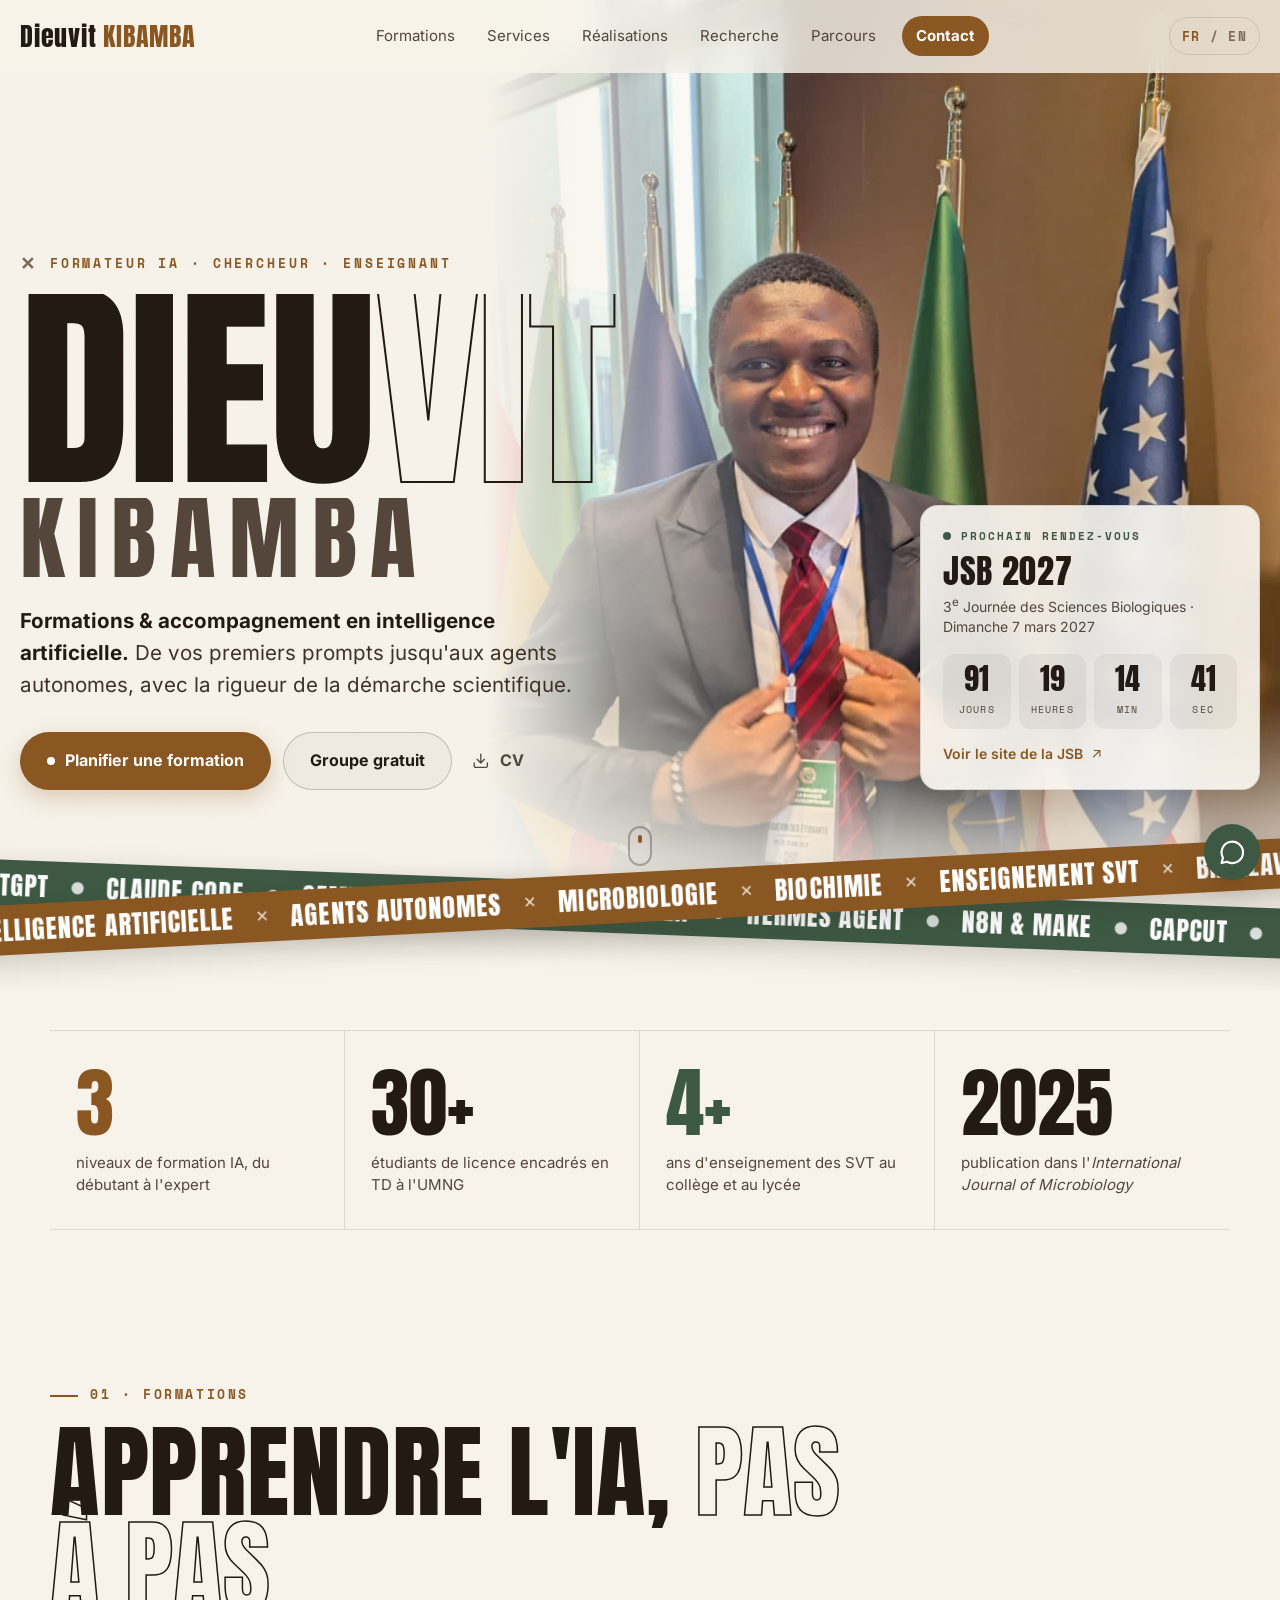
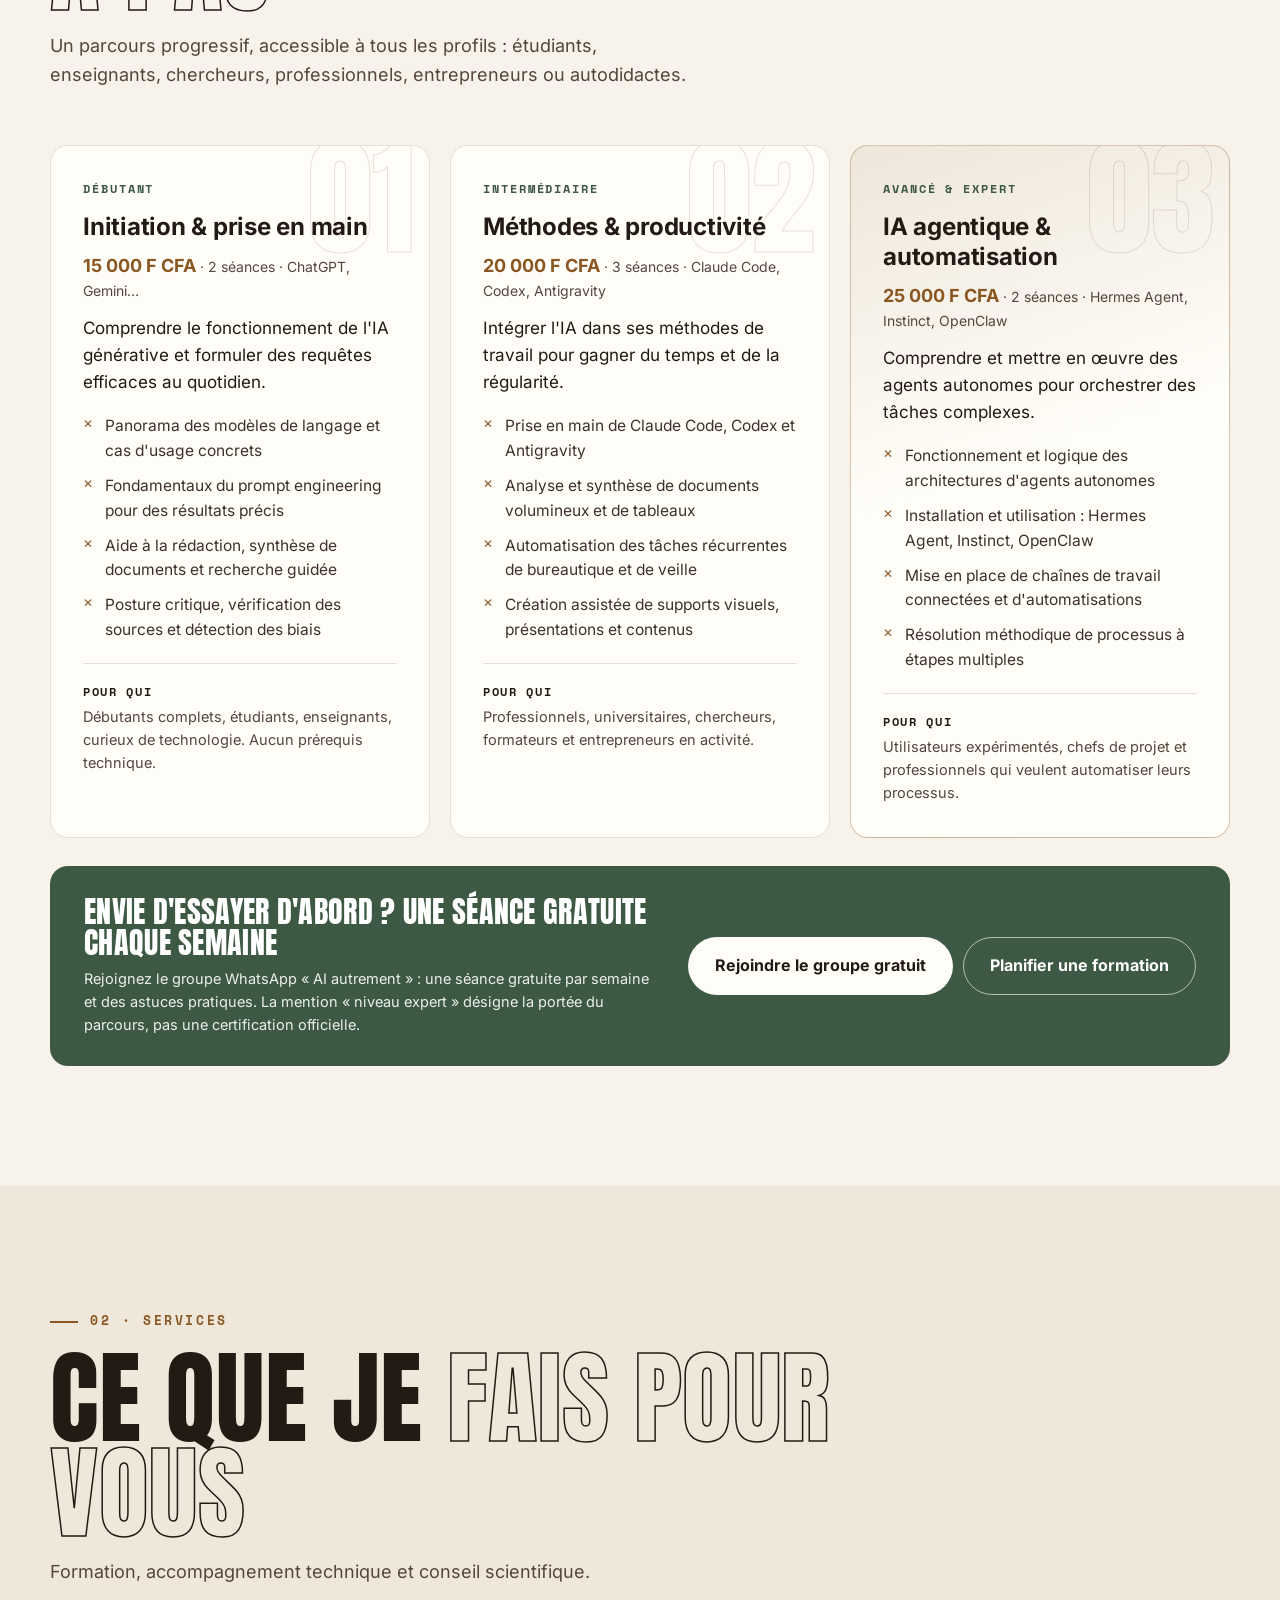
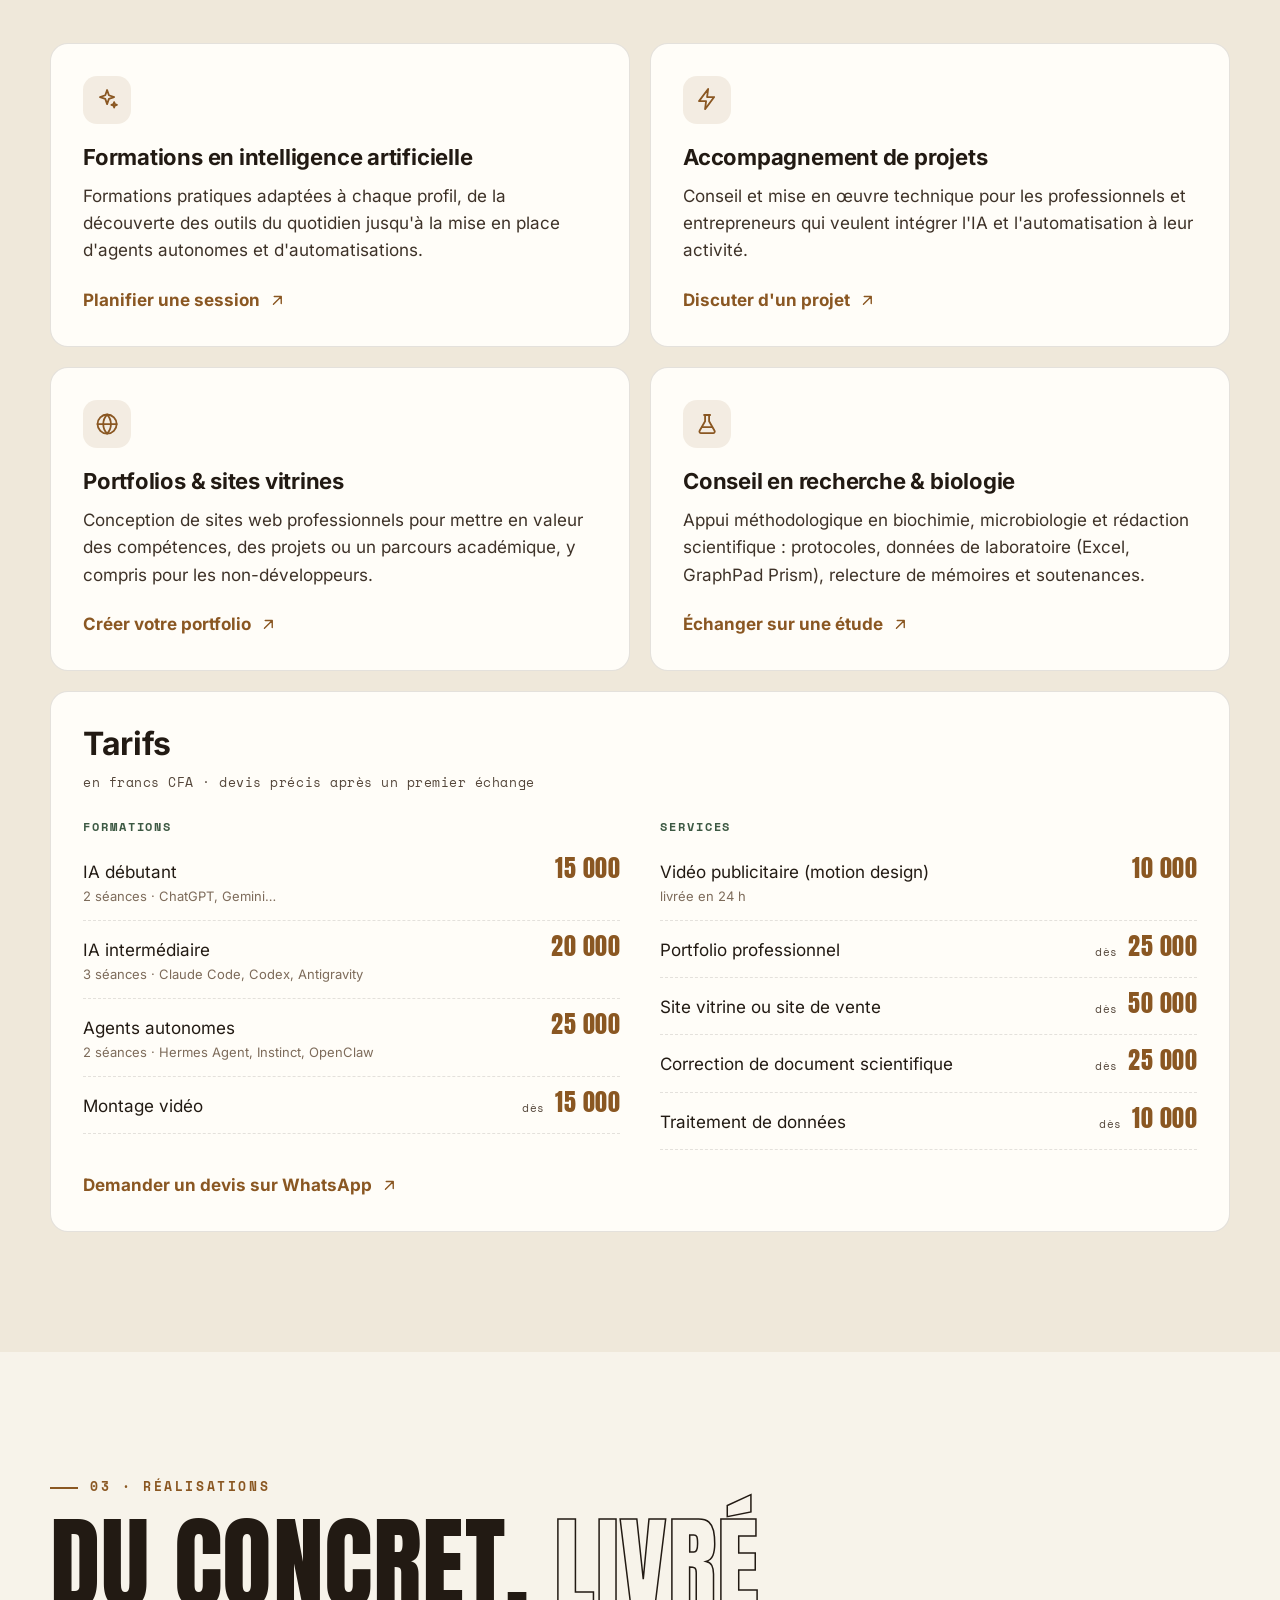
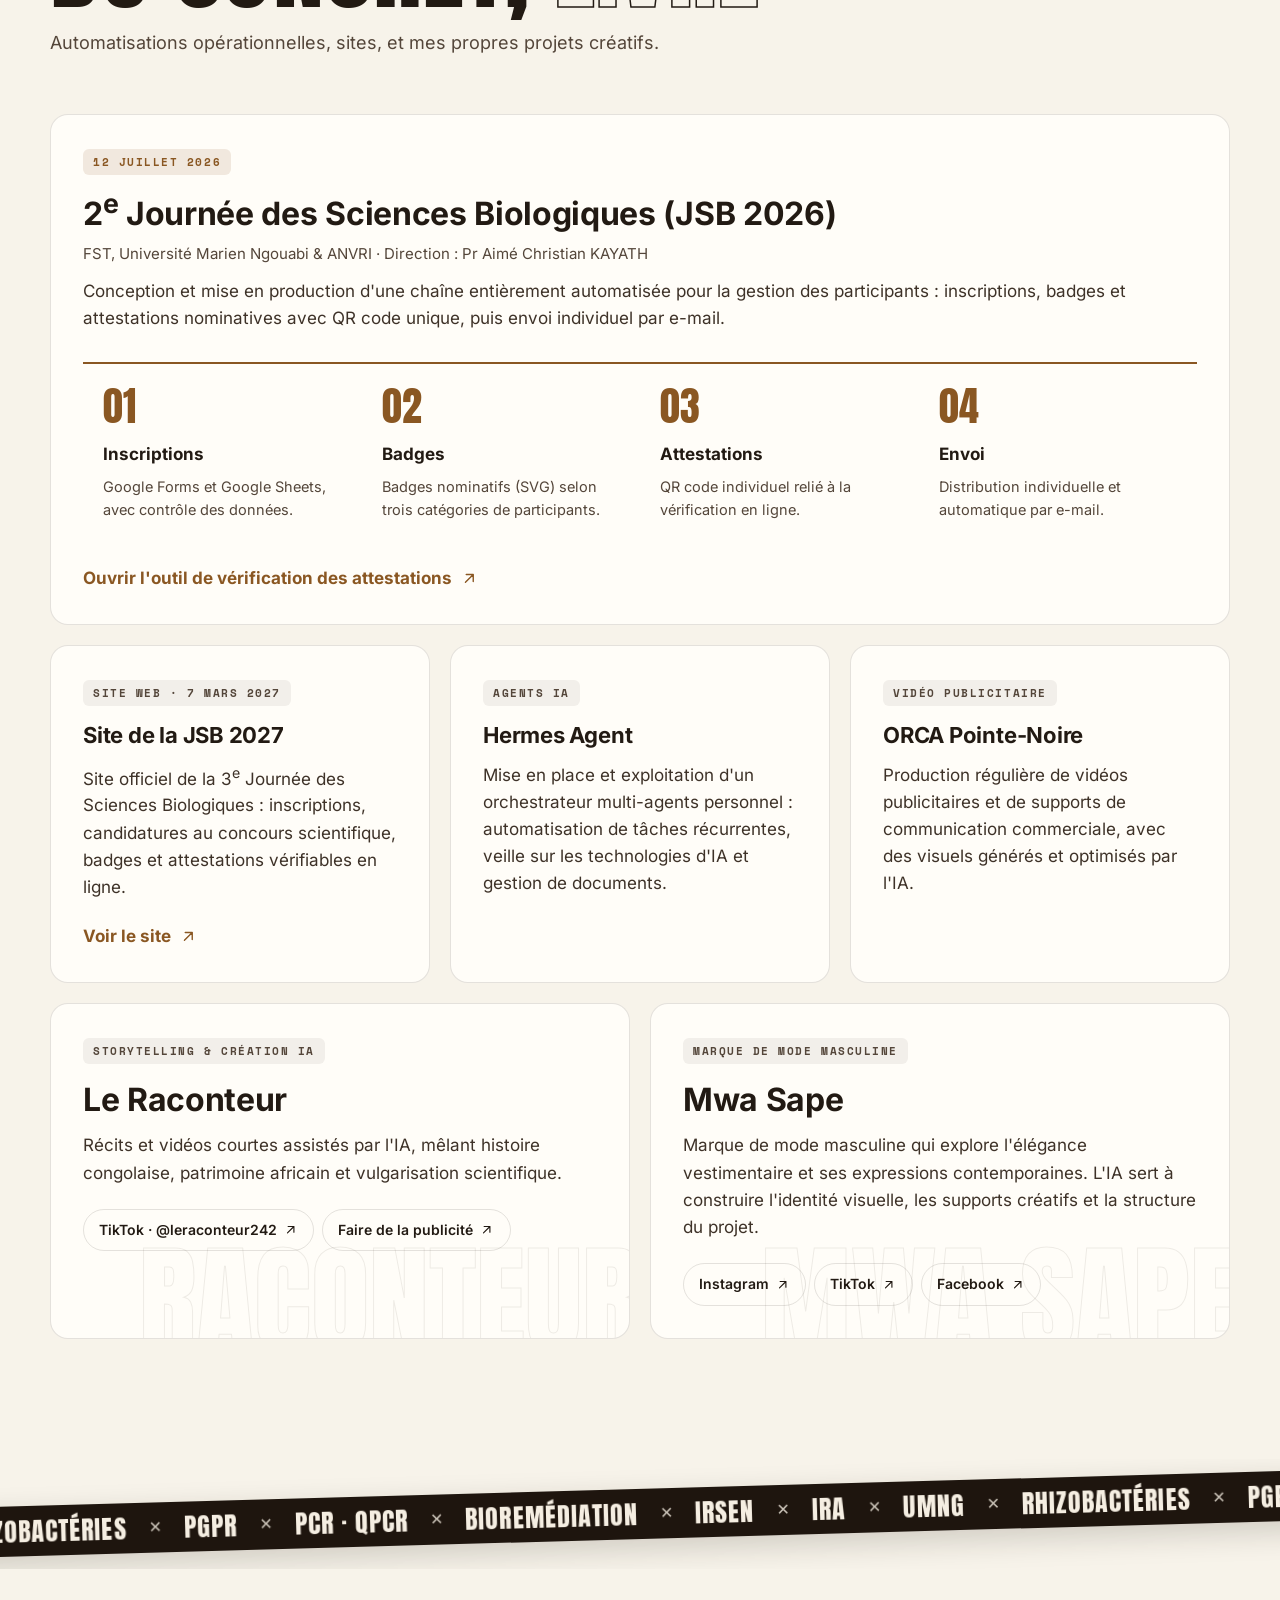
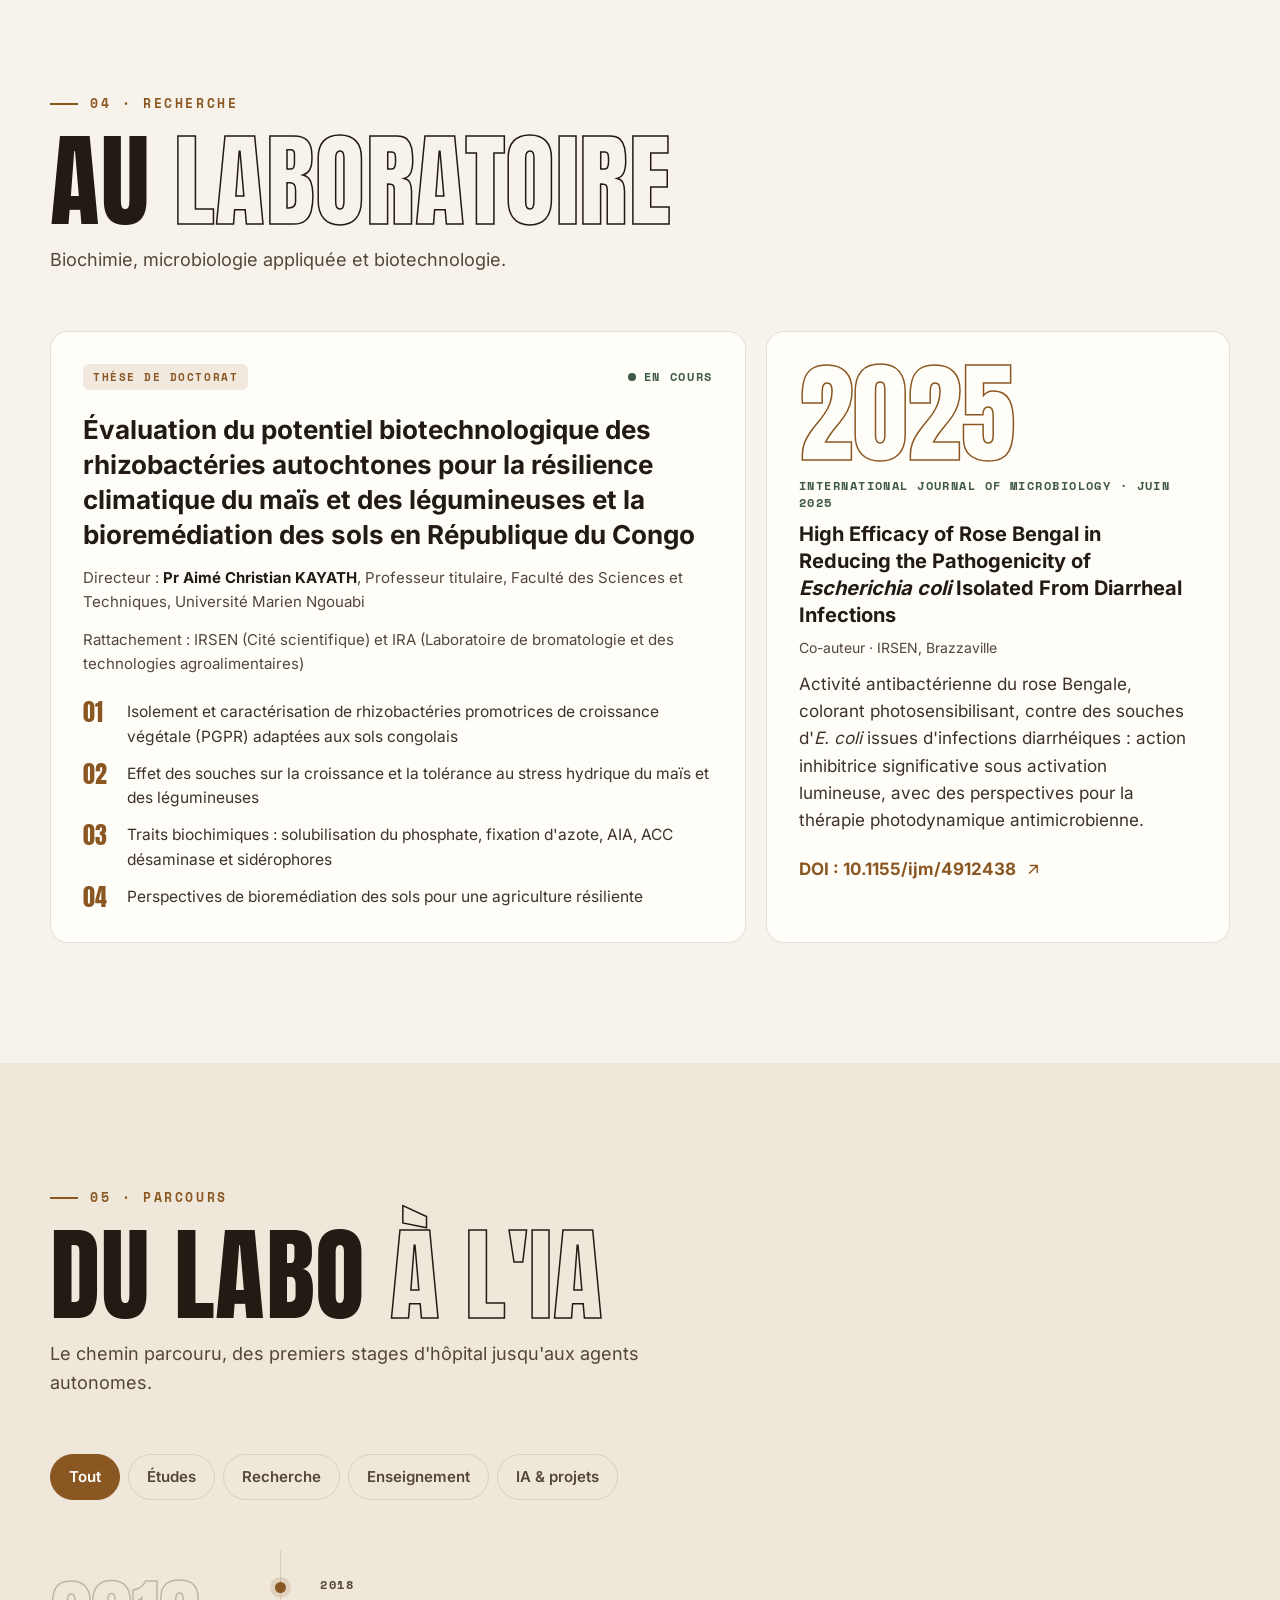
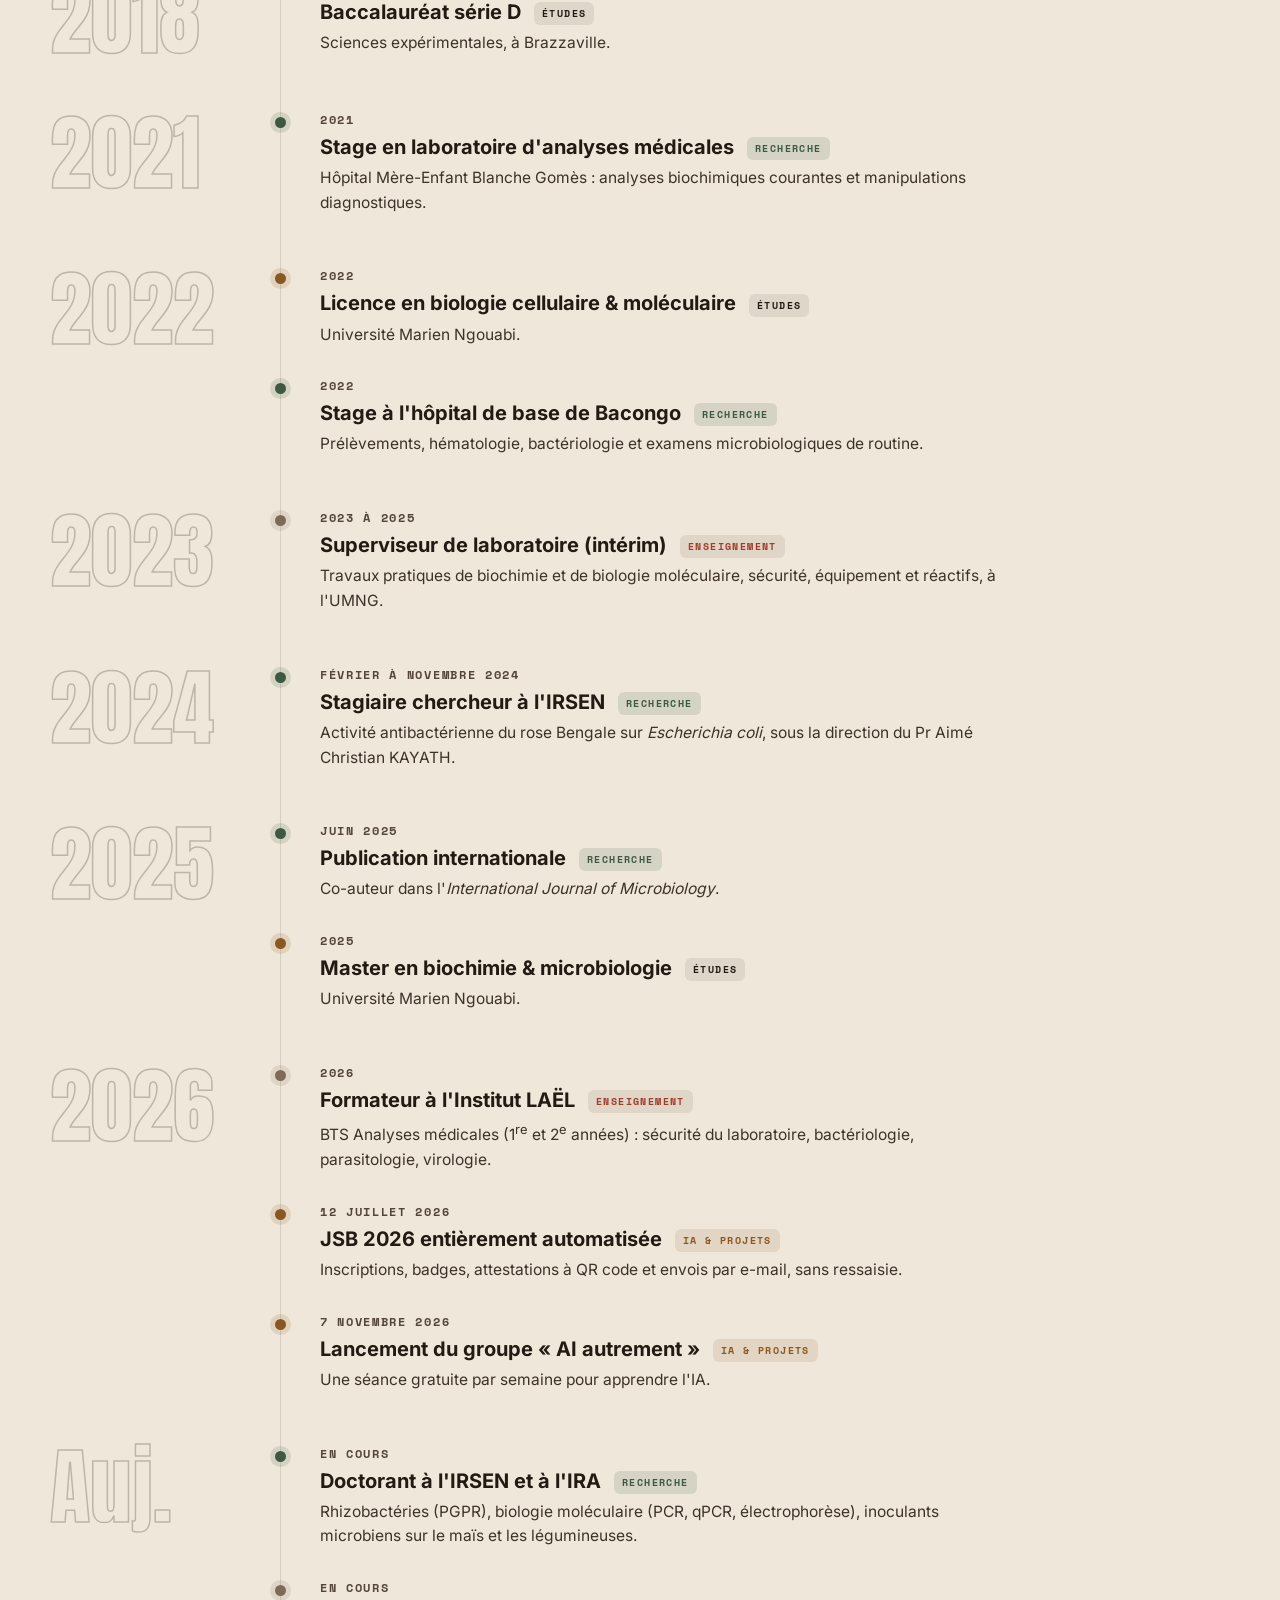
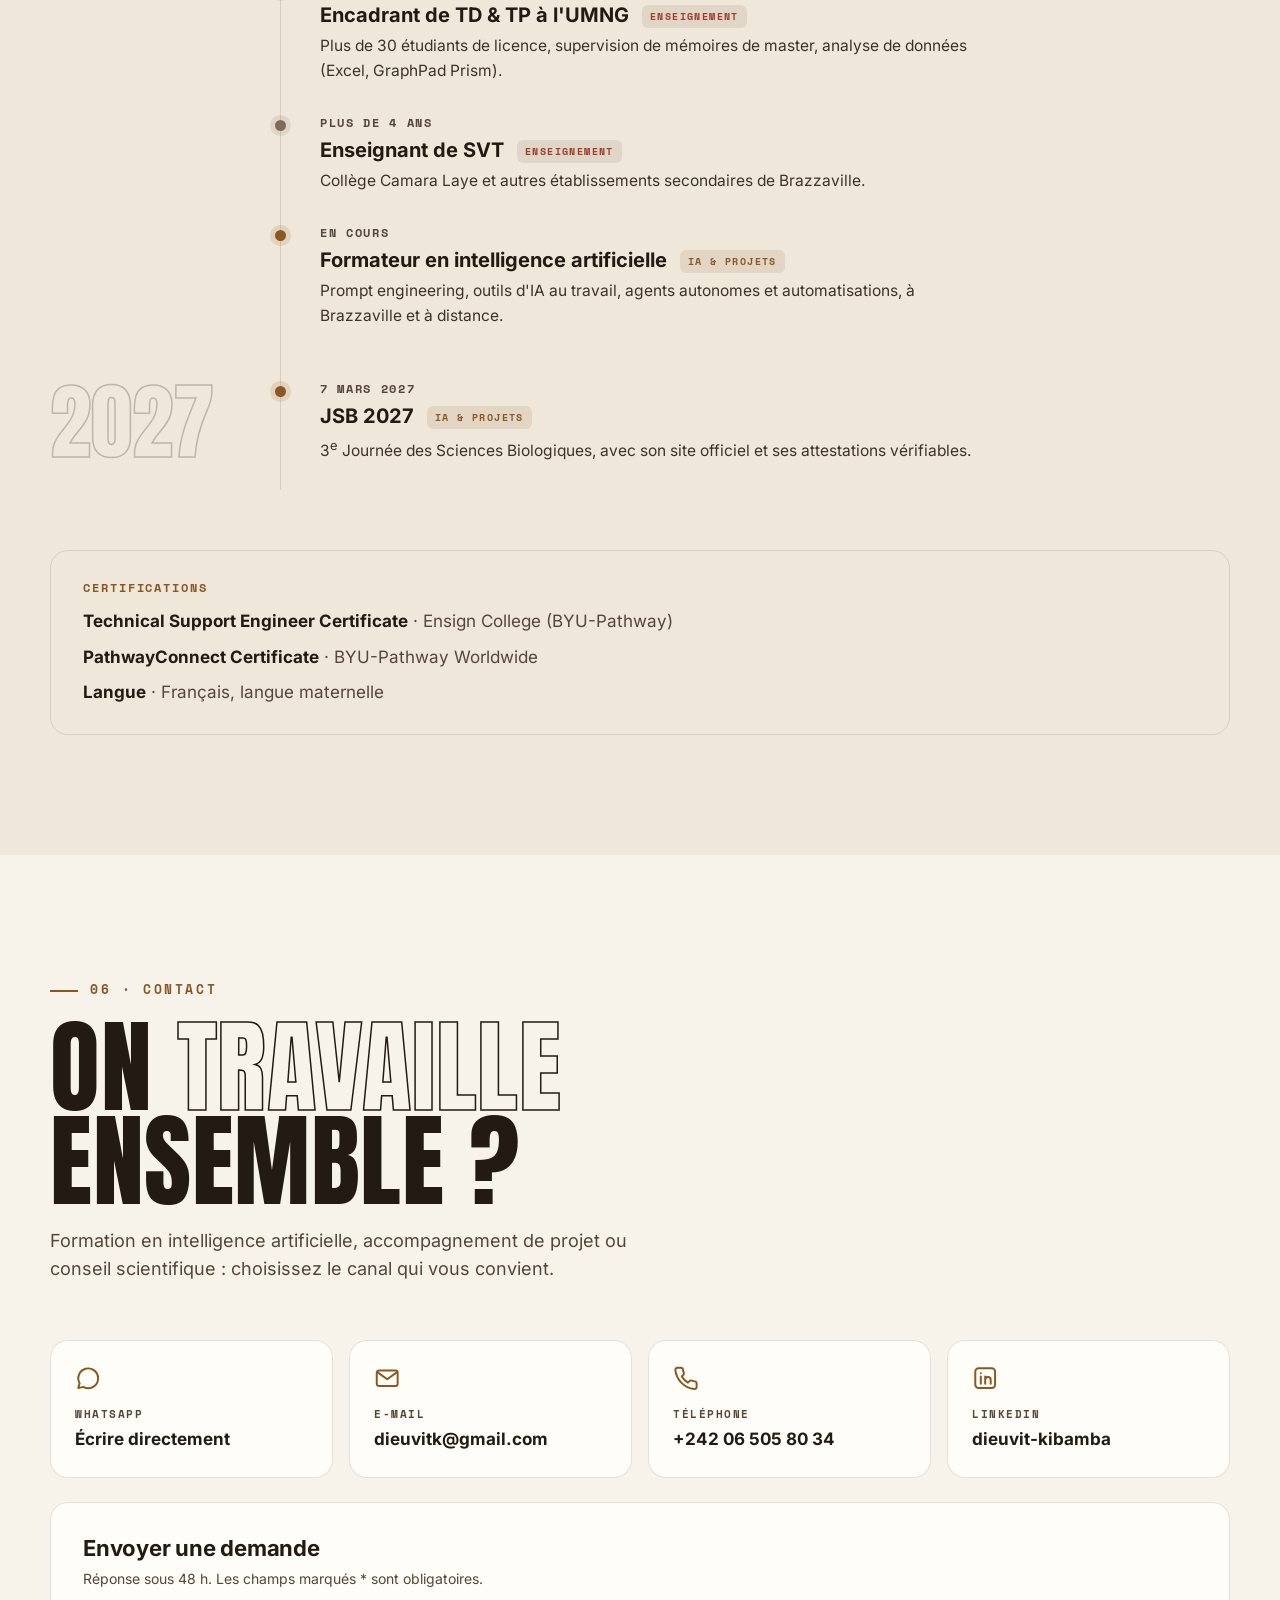
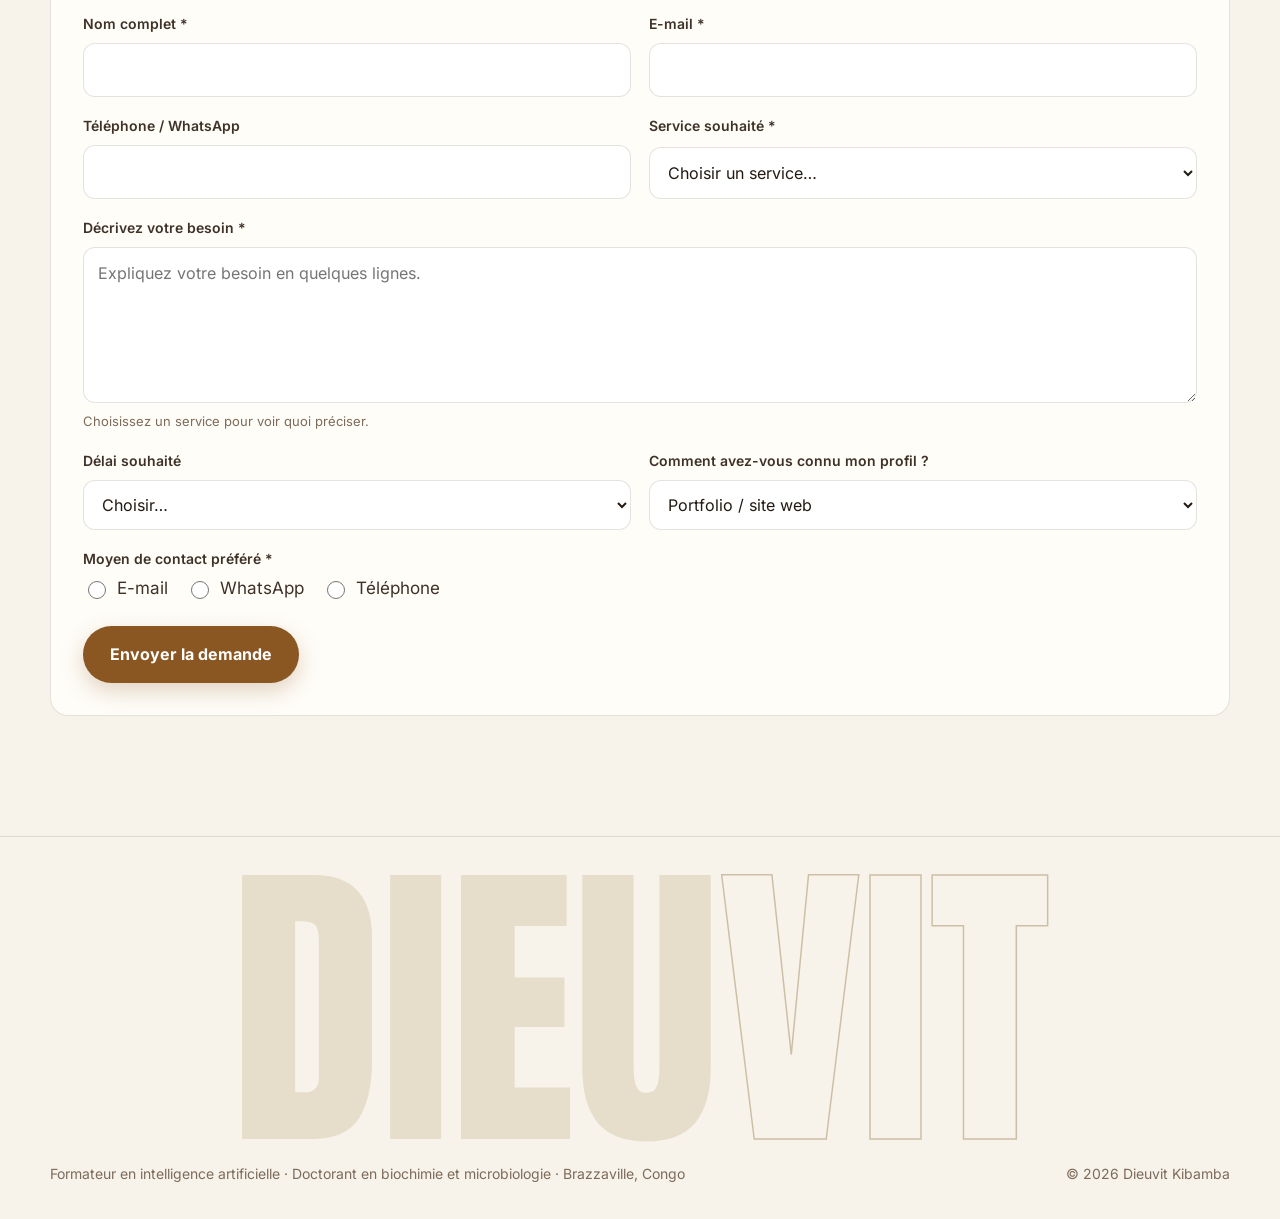
<file: index.html>
<!DOCTYPE html>
<html lang="fr">
<head>
  <meta charset="UTF-8" />
  <meta name="viewport" content="width=device-width, initial-scale=1.0" />
  <title>Dieuvit Kibamba · Formations IA &amp; Recherche · Brazzaville</title>
  <meta name="description" content="Dieuvit Haïdide Kibamba Niangui : formateur en intelligence artificielle, doctorant en biochimie et microbiologie et entrepreneur à Brazzaville. Formations pratiques du débutant à l'expert, accompagnement de projets et recherche scientifique." />
  <meta name="theme-color" content="#F7F3EA" />
  <link rel="icon" type="image/svg+xml" href="assets/favicon.svg" />
  <link rel="canonical" href="https://dieuvit-k.github.io/" />
  <link rel="alternate" hreflang="fr" href="https://dieuvit-k.github.io/" />
  <link rel="alternate" hreflang="en" href="https://dieuvit-k.github.io/en/" />

  <!-- Open Graph -->
  <meta property="og:title" content="Dieuvit Kibamba · Formations IA &amp; Recherche · Brazzaville" />
  <meta property="og:description" content="Formateur en intelligence artificielle, doctorant en biochimie et microbiologie et entrepreneur. Formations tous niveaux, du débutant à l'expert. Brazzaville, Congo." />
  <meta property="og:image" content="https://dieuvit-k.github.io/assets/photo.jpg" />
  <meta property="og:url" content="https://dieuvit-k.github.io/" />
  <meta property="og:type" content="website" />
  <meta property="og:locale" content="fr_FR" />

  <!-- Twitter Card -->
  <meta name="twitter:card" content="summary_large_image" />
  <meta name="twitter:title" content="Dieuvit Kibamba · Formations IA &amp; Recherche · Brazzaville" />
  <meta name="twitter:description" content="Formateur en intelligence artificielle, doctorant en biochimie et microbiologie et entrepreneur. Formations tous niveaux, du débutant à l'expert. Brazzaville, Congo." />
  <meta name="twitter:image" content="https://dieuvit-k.github.io/assets/photo.jpg" />

  <!-- Polices locales et image principale -->
  <link rel="preload" href="assets/fonts/inter-400.woff2" as="font" type="font/woff2" crossorigin />
  <link rel="preload" href="assets/fonts/inter-600.woff2" as="font" type="font/woff2" crossorigin />
  <link rel="preload" as="image" href="assets/photo.webp" type="image/webp" fetchpriority="high" />

  <link rel="preload" href="assets/fonts/anton-400.woff2" as="font" type="font/woff2" crossorigin />
  <!-- Données structurées -->
  <!-- Données structurées -->
  <script type="application/ld+json">
  {
    "@context": "https://schema.org",
    "@type": "Person",
    "name": "Dieuvit Haïdide Kibamba Niangui",
    "jobTitle": "Formateur en intelligence artificielle, doctorant en biochimie et microbiologie, entrepreneur",
    "url": "https://dieuvit-k.github.io/",
    "image": "https://dieuvit-k.github.io/assets/photo.jpg",
    "email": "dieuvitk@gmail.com",
    "telephone": "+242 06 505 80 34",
    "address": {
      "@type": "PostalAddress",
      "addressLocality": "Brazzaville",
      "addressCountry": "CG"
    },
    "sameAs": [
      "https://linkedin.com/in/dieuvit-kibamba",
      "https://github.com/dieuvit-k",
      "https://www.tiktok.com/@leraconteur242"
    ],
    "knowsLanguage": ["fr"],
    "affiliation": [
      { "@type": "Organization", "name": "Université Marien Ngouabi" },
      { "@type": "Organization", "name": "IRSEN, Institut National de Recherche en Sciences Exactes et Naturelles" }
    ]
  }
  </script>
  <script>document.documentElement.classList.add('js');</script>
  <link rel="stylesheet" href="styles.css?v=6.2" />
</head>
<body class="is-loading">

  <!-- ===================== ÉCRAN DE CHARGEMENT ===================== -->
  <div class="loader" id="loader" aria-hidden="true">
    <div class="loader-inner">
      <p class="loader-kicker">Brazzaville · Congo</p>
      <p class="loader-mark"><span>DIEU</span><span class="outline">VIT</span></p>
      <div class="loader-bar"><span id="loaderBar"></span></div>
      <p class="loader-pct"><span id="loaderPct">0</span> %</p>
    </div>
    <button type="button" class="loader-skip" id="loaderSkip">Passer</button>
  </div>

  <div class="progress" aria-hidden="true"><span id="progressBar"></span></div>

  <!-- Bibliothèque d'icônes (traits fins, une seule couleur) -->
  <svg width="0" height="0" class="sr-only" aria-hidden="true" focusable="false">
    <defs>
      <symbol id="i-spark" viewBox="0 0 24 24"><path d="M12 3l1.8 5.2L19 10l-5.2 1.8L12 17l-1.8-5.2L5 10l5.2-1.8z"/><path d="M19 15l.7 2 2 .7-2 .7-.7 2-.7-2-2-.7 2-.7z"/></symbol>
      <symbol id="i-zap" viewBox="0 0 24 24"><path d="M13 2L4 14h7l-1 8 9-12h-7l1-8z"/></symbol>
      <symbol id="i-globe" viewBox="0 0 24 24"><circle cx="12" cy="12" r="9.5"/><path d="M2.5 12h19"/><path d="M12 2.5c2.5 2.6 3.8 5.8 3.8 9.5s-1.3 6.9-3.8 9.5c-2.5-2.6-3.8-5.8-3.8-9.5s1.3-6.9 3.8-9.5z"/></symbol>
      <symbol id="i-flask" viewBox="0 0 24 24"><path d="M9 3h6"/><path d="M10 3v6.2L4.6 18.6A1.6 1.6 0 006 21h12a1.6 1.6 0 001.4-2.4L14 9.2V3"/><path d="M7.2 15h9.6"/></symbol>
      <symbol id="i-chart" viewBox="0 0 24 24"><path d="M3 3v18h18"/><path d="M7 15l4-4 3 3 6-7"/></symbol>
      <symbol id="i-cap" viewBox="0 0 24 24"><path d="M22 9.5L12 4.5 2 9.5l10 5 10-5z"/><path d="M6 11.5v5c3.3 2.3 8.7 2.3 12 0v-5"/></symbol>
      <symbol id="i-film" viewBox="0 0 24 24"><rect x="3" y="3" width="18" height="18" rx="2"/><path d="M7.5 3v18M16.5 3v18M3 8h4.5M3 16h4.5M16.5 8H21M16.5 16H21"/></symbol>
      <symbol id="i-monitor" viewBox="0 0 24 24"><rect x="2.5" y="4" width="19" height="13" rx="2"/><path d="M8 21h8M12 17v4"/></symbol>
      <symbol id="i-flow" viewBox="0 0 24 24"><rect x="3" y="3" width="7" height="7" rx="1.5"/><rect x="14" y="14" width="7" height="7" rx="1.5"/><path d="M10 6.5h4.5a2 2 0 012 2V14"/></symbol>
      <symbol id="i-cpu" viewBox="0 0 24 24"><rect x="6" y="6" width="12" height="12" rx="2"/><rect x="9.5" y="9.5" width="5" height="5" rx="1"/><path d="M9.5 2.5v3.5M14.5 2.5v3.5M9.5 18v3.5M14.5 18v3.5M2.5 9.5H6M2.5 14.5H6M18 9.5h3.5M18 14.5h3.5"/></symbol>
      <symbol id="i-video" viewBox="0 0 24 24"><rect x="2.5" y="6" width="13" height="12" rx="2"/><path d="M15.5 10.5l6-3.5v10l-6-3.5z"/></symbol>
      <symbol id="i-arrow" viewBox="0 0 24 24"><path d="M7 17L17 7M8 7h9v9"/></symbol>
      <symbol id="i-download" viewBox="0 0 24 24"><path d="M21 15v4a2 2 0 01-2 2H5a2 2 0 01-2-2v-4"/><path d="M7 10l5 5 5-5M12 15V3"/></symbol>
      <symbol id="i-chat" viewBox="0 0 24 24"><path d="M21 12a9 9 0 01-13.4 7.9L3 21l1.2-4.4A9 9 0 1121 12z"/></symbol>
      <symbol id="i-mail" viewBox="0 0 24 24"><rect x="2.5" y="5" width="19" height="14" rx="2"/><path d="M3 6.5l9 6.5 9-6.5"/></symbol>
      <symbol id="i-phone" viewBox="0 0 24 24"><path d="M21.5 16.9v3a2 2 0 01-2.2 2A19.8 19.8 0 012.1 4.7 2 2 0 014.1 2.5h3a2 2 0 012 1.7c.1 1 .4 1.9.7 2.8a2 2 0 01-.5 2.1L8 10.4a16 16 0 005.6 5.6l1.3-1.3a2 2 0 012.1-.5c.9.3 1.8.6 2.8.7a2 2 0 011.7 2z"/></symbol>
      <symbol id="i-linkedin" viewBox="0 0 24 24"><rect x="3" y="3" width="18" height="18" rx="3"/><path d="M8 10.5V17M8 7.5v.01M12 17v-6.5M12 13.5a2.5 2.5 0 015 0V17"/></symbol>
    </defs>
  </svg>

  <a href="#main-content" class="skip-link">Passer au contenu</a>

  <!-- ===================== EN-TÊTE ===================== -->
  <header class="site-header" id="top">
    <div class="nav-wrapper">
      <a href="#top" class="brand" aria-label="Retour en haut de page">
        <span class="brand-name">Dieuvit <b>KIBAMBA</b></span>
      </a>

      <nav class="nav" id="nav" aria-label="Navigation principale">
        <a href="#formations" class="nav-link">Formations</a>
        <a href="#services" class="nav-link">Services</a>
        <a href="#realisations" class="nav-link">Réalisations</a>
        <a href="#recherche" class="nav-link">Recherche</a>
        <a href="#parcours" class="nav-link">Parcours</a>
        <a href="#contact" class="nav-link nav-cta">Contact</a>
      </nav>

      <a href="en/" class="lang-switch" hreflang="en" lang="en" aria-label="English version"><span class="on">FR</span> / <span>EN</span></a>

      <button class="nav-toggle" id="navToggle" aria-label="Ouvrir le menu" aria-expanded="false" aria-controls="nav">
        <span></span><span></span><span></span>
      </button>
    </div>
  </header>

  <main id="main-content">

    <!-- ===================== ACCUEIL ===================== -->
    <section class="hero" id="accueil">
      <div class="hero-bg" aria-hidden="true">
        <picture>
          <source srcset="assets/photo.webp" type="image/webp" />
          <img src="assets/photo.jpg" alt="" width="1015" height="1080" fetchpriority="high" />
        </picture>
      </div>
      <div class="hero-grain" aria-hidden="true"></div>

      <div class="hero-inner">
        <p class="eyebrow hero-in"><span class="x" aria-hidden="true">✕</span> Formateur IA · Chercheur · Enseignant</p>

        <h1 class="hero-name" aria-label="Dieuvit Kibamba">
          <span class="line" aria-hidden="true"><span class="solid split">DIEU</span><span class="outline split">VIT</span></span>
          <span class="line line-2" aria-hidden="true"><span class="split">KIBAMBA</span></span>
        </h1>

        <p class="hero-lead hero-in">
          <strong>Formations &amp; accompagnement en intelligence artificielle.</strong>
          De vos premiers prompts jusqu'aux agents autonomes, avec la rigueur de la démarche scientifique.
        </p>

        <div class="hero-actions hero-in">
          <a href="#formulaire" data-type="Formation en intelligence artificielle" class="btn btn-primary">
            <span class="dot" aria-hidden="true"></span> Planifier une formation
          </a>
          <a href="https://chat.whatsapp.com/LcHf0zC00cR6ossgJPcyrW" target="_blank" rel="noopener" class="btn btn-ghost">Groupe gratuit</a>
          <button type="button" id="downloadCv" class="btn btn-link">
            <svg class="icon" aria-hidden="true"><use href="#i-download"/></svg> CV
          </button>
        </div>
      </div>

      <!-- Compte à rebours : JSB 2027 -->
      <aside class="countdown hero-in" aria-label="Compte à rebours de la JSB 2027">
        <p class="cd-label"><span class="pulse" aria-hidden="true"></span> Prochain rendez-vous</p>
        <p class="cd-title">JSB 2027</p>
        <p class="cd-sub">3<sup>e</sup> Journée des Sciences Biologiques · Dimanche 7 mars 2027</p>
        <div class="cd-grid" id="countdown" data-target="2027-03-07T00:00:00+01:00">
          <div><strong data-u="d">--</strong><span>Jours</span></div>
          <div><strong data-u="h">--</strong><span>Heures</span></div>
          <div><strong data-u="m">--</strong><span>Min</span></div>
          <div><strong data-u="s">--</strong><span>Sec</span></div>
        </div>
        <a href="https://l-ecole-ke-bien.web.app/" target="_blank" rel="noopener" class="cd-link">Voir le site de la JSB <svg class="icon" aria-hidden="true"><use href="#i-arrow"/></svg></a>
      </aside>

      <div class="scroll-hint" aria-hidden="true"><span></span></div>
    </section>

    <!-- ===================== BANDES QUI DÉFILENT ===================== -->
    <div class="tapes" aria-hidden="true">
      <div class="tape tape-a">
        <div class="tape-track">
          <span>Intelligence artificielle</span><b>✕</b><span>Agents autonomes</span><b>✕</b><span>Microbiologie</span><b>✕</b><span>Biochimie</span><b>✕</b><span>Enseignement SVT</span><b>✕</b><span>Brazzaville</span><b>✕</b>
          <span>Intelligence artificielle</span><b>✕</b><span>Agents autonomes</span><b>✕</b><span>Microbiologie</span><b>✕</b><span>Biochimie</span><b>✕</b><span>Enseignement SVT</span><b>✕</b><span>Brazzaville</span><b>✕</b>
        </div>
      </div>
      <div class="tape tape-b">
        <div class="tape-track reverse">
          <span>ChatGPT</span><b>●</b><span>Claude Code</span><b>●</b><span>Gemini</span><b>●</b><span>Antigravity</span><b>●</b><span>Codex</span><b>●</b><span>Hermes Agent</span><b>●</b><span>n8n &amp; Make</span><b>●</b><span>CapCut</span><b>●</b>
          <span>ChatGPT</span><b>●</b><span>Claude Code</span><b>●</b><span>Gemini</span><b>●</b><span>Antigravity</span><b>●</b><span>Codex</span><b>●</b><span>Hermes Agent</span><b>●</b><span>n8n &amp; Make</span><b>●</b><span>CapCut</span><b>●</b>
        </div>
      </div>
    </div>

    <!-- ===================== CHIFFRES ===================== -->
    <section class="stats" aria-label="En quelques chiffres">
      <div class="container stats-grid">
        <div class="stat reveal"><strong><span class="count" data-to="3">0</span></strong><p>niveaux de formation IA, du débutant à l'expert</p></div>
        <div class="stat reveal"><strong><span class="count" data-to="30">0</span>+</strong><p>étudiants de licence encadrés en TD à l'UMNG</p></div>
        <div class="stat reveal"><strong><span class="count" data-to="4">0</span>+</strong><p>ans d'enseignement des SVT au collège et au lycée</p></div>
        <div class="stat reveal"><strong><span class="count" data-to="2025">0</span></strong><p>publication dans l'<em>International Journal of Microbiology</em></p></div>
      </div>
    </section>

    <!-- ===================== 01 · FORMATIONS IA ===================== -->
    <section id="formations" class="section">
      <div class="container">
        <header class="section-head reveal">
          <span class="section-index">01 · Formations</span>
          <h2 class="section-title">Apprendre l'IA, <span class="outline">pas à pas</span></h2>
          <p class="section-sub">Un parcours progressif, accessible à tous les profils : étudiants, enseignants, chercheurs, professionnels, entrepreneurs ou autodidactes.</p>
        </header>

        <div class="levels">
          <article class="card level reveal">
            <span class="level-num">01</span>
            <span class="level-step">Débutant</span>
            <h3 class="card-title">Initiation &amp; prise en main</h3>
            <p class="level-price"><strong>15 000 F CFA</strong> · 2 séances · ChatGPT, Gemini…</p>
            <p class="card-lead">Comprendre le fonctionnement de l'IA générative et formuler des requêtes efficaces au quotidien.</p>
            <ul class="list">
              <li>Panorama des modèles de langage et cas d'usage concrets</li>
              <li>Fondamentaux du prompt engineering pour des résultats précis</li>
              <li>Aide à la rédaction, synthèse de documents et recherche guidée</li>
              <li>Posture critique, vérification des sources et détection des biais</li>
            </ul>
            <p class="audience"><strong>Pour qui</strong>Débutants complets, étudiants, enseignants, curieux de technologie. Aucun prérequis technique.</p>
          </article>

          <article class="card level reveal">
            <span class="level-num">02</span>
            <span class="level-step">Intermédiaire</span>
            <h3 class="card-title">Méthodes &amp; productivité</h3>
            <p class="level-price"><strong>20 000 F CFA</strong> · 3 séances · Claude Code, Codex, Antigravity</p>
            <p class="card-lead">Intégrer l'IA dans ses méthodes de travail pour gagner du temps et de la régularité.</p>
            <ul class="list">
              <li>Prise en main de Claude Code, Codex et Antigravity</li>
              <li>Analyse et synthèse de documents volumineux et de tableaux</li>
              <li>Automatisation des tâches récurrentes de bureautique et de veille</li>
              <li>Création assistée de supports visuels, présentations et contenus</li>
            </ul>
            <p class="audience"><strong>Pour qui</strong>Professionnels, universitaires, chercheurs, formateurs et entrepreneurs en activité.</p>
          </article>

          <article class="card level level-hot reveal">
            <span class="level-num">03</span>
            <span class="level-step">Avancé &amp; expert</span>
            <h3 class="card-title">IA agentique &amp; automatisation</h3>
            <p class="level-price"><strong>25 000 F CFA</strong> · 2 séances · Hermes Agent, Instinct, OpenClaw</p>
            <p class="card-lead">Comprendre et mettre en œuvre des agents autonomes pour orchestrer des tâches complexes.</p>
            <ul class="list">
              <li>Fonctionnement et logique des architectures d'agents autonomes</li>
              <li>Installation et utilisation : Hermes Agent, Instinct, OpenClaw</li>
              <li>Mise en place de chaînes de travail connectées et d'automatisations</li>
              <li>Résolution méthodique de processus à étapes multiples</li>
            </ul>
            <p class="audience"><strong>Pour qui</strong>Utilisateurs expérimentés, chefs de projet et professionnels qui veulent automatiser leurs processus.</p>
          </article>
        </div>

        <div class="cta-band reveal">
          <div>
            <p class="cta-band-title">Envie d'essayer d'abord ? Une séance gratuite chaque semaine</p>
            <p class="cta-band-note">Rejoignez le groupe WhatsApp « AI autrement » : une séance gratuite par semaine et des astuces pratiques. La mention « niveau expert » désigne la portée du parcours, pas une certification officielle.</p>
          </div>
          <div class="cta-band-actions">
            <a href="https://chat.whatsapp.com/LcHf0zC00cR6ossgJPcyrW" target="_blank" rel="noopener" class="btn btn-primary">Rejoindre le groupe gratuit</a>
            <a href="#formulaire" data-type="Formation en intelligence artificielle" class="btn btn-ghost">Planifier une formation</a>
          </div>
        </div>
      </div>
    </section>

    <!-- ===================== 02 · SERVICES & TARIFS ===================== -->
    <section id="services" class="section section-alt">
      <div class="container">
        <header class="section-head reveal">
          <span class="section-index">02 · Services</span>
          <h2 class="section-title">Ce que je <span class="outline">fais pour vous</span></h2>
          <p class="section-sub">Formation, accompagnement technique et conseil scientifique.</p>
        </header>

        <div class="grid-2">
          <article class="card service reveal">
            <span class="icon-box"><svg class="icon" aria-hidden="true"><use href="#i-spark"/></svg></span>
            <h3 class="card-title">Formations en intelligence artificielle</h3>
            <p class="card-text">Formations pratiques adaptées à chaque profil, de la découverte des outils du quotidien jusqu'à la mise en place d'agents autonomes et d'automatisations.</p>
            <a href="#formulaire" data-type="Formation en intelligence artificielle" class="text-link">Planifier une session <svg class="icon" aria-hidden="true"><use href="#i-arrow"/></svg></a>
          </article>
          <article class="card service reveal">
            <span class="icon-box"><svg class="icon" aria-hidden="true"><use href="#i-zap"/></svg></span>
            <h3 class="card-title">Accompagnement de projets</h3>
            <p class="card-text">Conseil et mise en œuvre technique pour les professionnels et entrepreneurs qui veulent intégrer l'IA et l'automatisation à leur activité.</p>
            <a href="#formulaire" data-type="Mise en place d'agents IA et d'automatisations" class="text-link">Discuter d'un projet <svg class="icon" aria-hidden="true"><use href="#i-arrow"/></svg></a>
          </article>
          <article class="card service reveal">
            <span class="icon-box"><svg class="icon" aria-hidden="true"><use href="#i-globe"/></svg></span>
            <h3 class="card-title">Portfolios &amp; sites vitrines</h3>
            <p class="card-text">Conception de sites web professionnels pour mettre en valeur des compétences, des projets ou un parcours académique, y compris pour les non-développeurs.</p>
            <a href="#formulaire" data-type="Création de portfolio ou de site vitrine" class="text-link">Créer votre portfolio <svg class="icon" aria-hidden="true"><use href="#i-arrow"/></svg></a>
          </article>
          <article class="card service reveal">
            <span class="icon-box"><svg class="icon" aria-hidden="true"><use href="#i-flask"/></svg></span>
            <h3 class="card-title">Conseil en recherche &amp; biologie</h3>
            <p class="card-text">Appui méthodologique en biochimie, microbiologie et rédaction scientifique : protocoles, données de laboratoire (Excel, GraphPad Prism), relecture de mémoires et soutenances.</p>
            <a href="#formulaire" data-type="Conseil en recherche, thèse ou mémoire" class="text-link">Échanger sur une étude <svg class="icon" aria-hidden="true"><use href="#i-arrow"/></svg></a>
          </article>
        </div>

        <article class="card pricing reveal" id="tarifs">
          <h3 class="card-title card-title-lg">Tarifs <small>en francs CFA · devis précis après un premier échange</small></h3>
          <div class="pricing-cols">
            <div>
              <h4 class="pricing-head">Formations</h4>
              <ul class="price-list">
                <li><span>IA débutant <small>2 séances · ChatGPT, Gemini…</small></span><strong>15 000</strong></li>
                <li><span>IA intermédiaire <small>3 séances · Claude Code, Codex, Antigravity</small></span><strong>20 000</strong></li>
                <li><span>Agents autonomes <small>2 séances · Hermes Agent, Instinct, OpenClaw</small></span><strong>25 000</strong></li>
                <li><span>Montage vidéo</span><strong><small>dès</small> 15 000</strong></li>
              </ul>
            </div>
            <div>
              <h4 class="pricing-head">Services</h4>
              <ul class="price-list">
                <li><span>Vidéo publicitaire (motion design) <small>livrée en 24 h</small></span><strong>10 000</strong></li>
                <li><span>Portfolio professionnel</span><strong><small>dès</small> 25 000</strong></li>
                <li><span>Site vitrine ou site de vente</span><strong><small>dès</small> 50 000</strong></li>
                <li><span>Correction de document scientifique</span><strong><small>dès</small> 25 000</strong></li>
                <li><span>Traitement de données</span><strong><small>dès</small> 10 000</strong></li>
              </ul>
            </div>
          </div>
          <a href="https://wa.me/242065058034" target="_blank" rel="noopener" class="text-link">Demander un devis sur WhatsApp <svg class="icon" aria-hidden="true"><use href="#i-arrow"/></svg></a>
        </article>
      </div>
    </section>

    <!-- ===================== 03 · RÉALISATIONS & PROJETS ===================== -->
    <section id="realisations" class="section">
      <div class="container">
        <header class="section-head reveal">
          <span class="section-index">03 · Réalisations</span>
          <h2 class="section-title">Du concret, <span class="outline">livré</span></h2>
          <p class="section-sub">Automatisations opérationnelles, sites, et mes propres projets créatifs.</p>
        </header>

        <article class="card feature reveal">
          <div class="feature-head">
            <span class="tag tag-accent">12 juillet 2026</span>
            <h3 class="card-title card-title-lg">2<sup>e</sup> Journée des Sciences Biologiques (JSB 2026)</h3>
            <p class="feature-context">FST, Université Marien Ngouabi &amp; ANVRI · Direction : Pr Aimé Christian KAYATH</p>
          </div>
          <p class="card-text">Conception et mise en production d'une chaîne entièrement automatisée pour la gestion des participants : inscriptions, badges et attestations nominatives avec QR code unique, puis envoi individuel par e-mail.</p>
          <ol class="pipeline">
            <li><span class="pipeline-num">01</span><h4>Inscriptions</h4><p>Google Forms et Google Sheets, avec contrôle des données.</p></li>
            <li><span class="pipeline-num">02</span><h4>Badges</h4><p>Badges nominatifs (SVG) selon trois catégories de participants.</p></li>
            <li><span class="pipeline-num">03</span><h4>Attestations</h4><p>QR code individuel relié à la vérification en ligne.</p></li>
            <li><span class="pipeline-num">04</span><h4>Envoi</h4><p>Distribution individuelle et automatique par e-mail.</p></li>
          </ol>
          <a href="verify/" class="text-link">Ouvrir l'outil de vérification des attestations <svg class="icon" aria-hidden="true"><use href="#i-arrow"/></svg></a>
        </article>

        <div class="grid-3">
          <article class="card reveal">
            <span class="tag">Site web · 7 mars 2027</span>
            <h3 class="card-title">Site de la JSB 2027</h3>
            <p class="card-text">Site officiel de la 3<sup>e</sup> Journée des Sciences Biologiques : inscriptions, candidatures au concours scientifique, badges et attestations vérifiables en ligne.</p>
            <a href="https://l-ecole-ke-bien.web.app/" target="_blank" rel="noopener" class="text-link">Voir le site <svg class="icon" aria-hidden="true"><use href="#i-arrow"/></svg></a>
          </article>
          <article class="card reveal">
            <span class="tag">Agents IA</span>
            <h3 class="card-title">Hermes Agent</h3>
            <p class="card-text">Mise en place et exploitation d'un orchestrateur multi-agents personnel : automatisation de tâches récurrentes, veille sur les technologies d'IA et gestion de documents.</p>
          </article>
          <article class="card reveal">
            <span class="tag">Vidéo publicitaire</span>
            <h3 class="card-title">ORCA Pointe-Noire</h3>
            <p class="card-text">Production régulière de vidéos publicitaires et de supports de communication commerciale, avec des visuels générés et optimisés par l'IA.</p>
          </article>
        </div>

        <div class="grid-2 projects">
          <article class="card project reveal">
            <span class="project-big" aria-hidden="true">RACONTEUR</span>
            <span class="tag">Storytelling &amp; création IA</span>
            <h3 class="card-title card-title-lg">Le Raconteur</h3>
            <p class="card-text">Récits et vidéos courtes assistés par l'IA, mêlant histoire congolaise, patrimoine africain et vulgarisation scientifique.</p>
            <div class="link-row">
              <a href="https://www.tiktok.com/@leraconteur242" target="_blank" rel="noopener" class="chip-link">TikTok · @leraconteur242 <svg class="icon" aria-hidden="true"><use href="#i-arrow"/></svg></a>
              <a href="#formulaire" data-type="Publicité sur la page TikTok Le Raconteur" class="chip-link">Faire de la publicité <svg class="icon" aria-hidden="true"><use href="#i-arrow"/></svg></a>
            </div>
          </article>
          <article class="card project reveal">
            <span class="project-big" aria-hidden="true">MWA SAPE</span>
            <span class="tag">Marque de mode masculine</span>
            <h3 class="card-title card-title-lg">Mwa Sape</h3>
            <p class="card-text">Marque de mode masculine qui explore l'élégance vestimentaire et ses expressions contemporaines. L'IA sert à construire l'identité visuelle, les supports créatifs et la structure du projet.</p>
            <div class="link-row">
              <a href="https://www.instagram.com/mwasape_242/" target="_blank" rel="noopener" class="chip-link">Instagram <svg class="icon" aria-hidden="true"><use href="#i-arrow"/></svg></a>
              <a href="https://www.tiktok.com/@mwasape_242" target="_blank" rel="noopener" class="chip-link">TikTok <svg class="icon" aria-hidden="true"><use href="#i-arrow"/></svg></a>
              <a href="https://www.facebook.com/mwa.sape" target="_blank" rel="noopener" class="chip-link">Facebook <svg class="icon" aria-hidden="true"><use href="#i-arrow"/></svg></a>
            </div>
          </article>
        </div>
      </div>
    </section>

    <!-- ===================== BANDE 2 ===================== -->
    <div class="tapes tapes-mid" aria-hidden="true">
      <div class="tape tape-c">
        <div class="tape-track">
          <span>Rhizobactéries</span><b>✕</b><span>PGPR</span><b>✕</b><span>PCR · qPCR</span><b>✕</b><span>Bioremédiation</span><b>✕</b><span>IRSEN</span><b>✕</b><span>IRA</span><b>✕</b><span>UMNG</span><b>✕</b>
          <span>Rhizobactéries</span><b>✕</b><span>PGPR</span><b>✕</b><span>PCR · qPCR</span><b>✕</b><span>Bioremédiation</span><b>✕</b><span>IRSEN</span><b>✕</b><span>IRA</span><b>✕</b><span>UMNG</span><b>✕</b>
        </div>
      </div>
    </div>

    <!-- ===================== 04 · RECHERCHE ===================== -->
    <section id="recherche" class="section">
      <div class="container">
        <header class="section-head reveal">
          <span class="section-index">04 · Recherche</span>
          <h2 class="section-title">Au <span class="outline">laboratoire</span></h2>
          <p class="section-sub">Biochimie, microbiologie appliquée et biotechnologie.</p>
        </header>

        <div class="research">
          <article class="card thesis reveal">
            <div class="thesis-label"><span class="tag tag-accent">Thèse de doctorat</span><span class="status"><span class="pulse" aria-hidden="true"></span> En cours</span></div>
            <h3 class="thesis-title">Évaluation du potentiel biotechnologique des rhizobactéries autochtones pour la résilience climatique du maïs et des légumineuses et la bioremédiation des sols en République du Congo</h3>
            <p class="thesis-dir">Directeur : <strong>Pr Aimé Christian KAYATH</strong>, Professeur titulaire, Faculté des Sciences et Techniques, Université Marien Ngouabi</p>
            <p class="thesis-affil">Rattachement : IRSEN (Cité scientifique) et IRA (Laboratoire de bromatologie et des technologies agroalimentaires)</p>
            <ol class="thesis-axes">
              <li>Isolement et caractérisation de rhizobactéries promotrices de croissance végétale (PGPR) adaptées aux sols congolais</li>
              <li>Effet des souches sur la croissance et la tolérance au stress hydrique du maïs et des légumineuses</li>
              <li>Traits biochimiques : solubilisation du phosphate, fixation d'azote, AIA, ACC désaminase et sidérophores</li>
              <li>Perspectives de bioremédiation des sols pour une agriculture résiliente</li>
            </ol>
          </article>

          <article class="card publication reveal">
            <p class="pub-year">2025</p>
            <p class="pub-journal">International Journal of Microbiology · Juin 2025</p>
            <h3 class="pub-title">High Efficacy of Rose Bengal in Reducing the Pathogenicity of <em>Escherichia coli</em> Isolated From Diarrheal Infections</h3>
            <p class="pub-meta">Co-auteur · IRSEN, Brazzaville</p>
            <p class="card-text">Activité antibactérienne du rose Bengale, colorant photosensibilisant, contre des souches d'<em>E. coli</em> issues d'infections diarrhéiques : action inhibitrice significative sous activation lumineuse, avec des perspectives pour la thérapie photodynamique antimicrobienne.</p>
            <a class="text-link" href="https://doi.org/10.1155/ijm/4912438" target="_blank" rel="noopener">DOI : 10.1155/ijm/4912438 <svg class="icon" aria-hidden="true"><use href="#i-arrow"/></svg></a>
          </article>
        </div>
      </div>
    </section>

    <!-- ===================== 05 · PARCOURS (FRISE) ===================== -->
    <section id="parcours" class="section section-alt">
      <div class="container">
        <header class="section-head reveal">
          <span class="section-index">05 · Parcours</span>
          <h2 class="section-title">Du labo <span class="outline">à l'IA</span></h2>
          <p class="section-sub">Le chemin parcouru, des premiers stages d'hôpital jusqu'aux agents autonomes.</p>
        </header>

        <div class="filters reveal" role="group" aria-label="Filtrer la frise">
          <button type="button" class="filter active" data-f="all">Tout</button>
          <button type="button" class="filter" data-f="etude">Études</button>
          <button type="button" class="filter" data-f="labo">Recherche</button>
          <button type="button" class="filter" data-f="ens">Enseignement</button>
          <button type="button" class="filter" data-f="ia">IA &amp; projets</button>
        </div>

        <div class="frise" id="frise">
          <div class="frise-line" aria-hidden="true"><span id="friseFill"></span></div>

          <div class="year-block">
            <p class="year">2018</p>
            <ol class="events">
              <li class="ev" data-cat="etude"><p class="ev-date">2018</p><h4>Baccalauréat série D <span class="pill">Études</span></h4><p>Sciences expérimentales, à Brazzaville.</p></li>
            </ol>
          </div>

          <div class="year-block">
            <p class="year">2021</p>
            <ol class="events">
              <li class="ev" data-cat="labo"><p class="ev-date">2021</p><h4>Stage en laboratoire d'analyses médicales <span class="pill">Recherche</span></h4><p>Hôpital Mère-Enfant Blanche Gomès : analyses biochimiques courantes et manipulations diagnostiques.</p></li>
            </ol>
          </div>

          <div class="year-block">
            <p class="year">2022</p>
            <ol class="events">
              <li class="ev" data-cat="etude"><p class="ev-date">2022</p><h4>Licence en biologie cellulaire &amp; moléculaire <span class="pill">Études</span></h4><p>Université Marien Ngouabi.</p></li>
              <li class="ev" data-cat="labo"><p class="ev-date">2022</p><h4>Stage à l'hôpital de base de Bacongo <span class="pill">Recherche</span></h4><p>Prélèvements, hématologie, bactériologie et examens microbiologiques de routine.</p></li>
            </ol>
          </div>

          <div class="year-block">
            <p class="year">2023</p>
            <ol class="events">
              <li class="ev" data-cat="ens"><p class="ev-date">2023 à 2025</p><h4>Superviseur de laboratoire (intérim) <span class="pill">Enseignement</span></h4><p>Travaux pratiques de biochimie et de biologie moléculaire, sécurité, équipement et réactifs, à l'UMNG.</p></li>
            </ol>
          </div>

          <div class="year-block">
            <p class="year">2024</p>
            <ol class="events">
              <li class="ev" data-cat="labo"><p class="ev-date">Février à novembre 2024</p><h4>Stagiaire chercheur à l'IRSEN <span class="pill">Recherche</span></h4><p>Activité antibactérienne du rose Bengale sur <em>Escherichia coli</em>, sous la direction du Pr Aimé Christian KAYATH.</p></li>
            </ol>
          </div>

          <div class="year-block">
            <p class="year">2025</p>
            <ol class="events">
              <li class="ev" data-cat="labo"><p class="ev-date">Juin 2025</p><h4>Publication internationale <span class="pill">Recherche</span></h4><p>Co-auteur dans l'<em>International Journal of Microbiology</em>.</p></li>
              <li class="ev" data-cat="etude"><p class="ev-date">2025</p><h4>Master en biochimie &amp; microbiologie <span class="pill">Études</span></h4><p>Université Marien Ngouabi.</p></li>
            </ol>
          </div>

          <div class="year-block">
            <p class="year">2026</p>
            <ol class="events">
              <li class="ev" data-cat="ens"><p class="ev-date">2026</p><h4>Formateur à l'Institut LAËL <span class="pill">Enseignement</span></h4><p>BTS Analyses médicales (1<sup>re</sup> et 2<sup>e</sup> années) : sécurité du laboratoire, bactériologie, parasitologie, virologie.</p></li>
              <li class="ev" data-cat="ia"><p class="ev-date">12 juillet 2026</p><h4>JSB 2026 entièrement automatisée <span class="pill">IA &amp; projets</span></h4><p>Inscriptions, badges, attestations à QR code et envois par e-mail, sans ressaisie.</p></li>
              <li class="ev" data-cat="ia"><p class="ev-date">7 novembre 2026</p><h4>Lancement du groupe « AI autrement » <span class="pill">IA &amp; projets</span></h4><p>Une séance gratuite par semaine pour apprendre l'IA.</p></li>
            </ol>
          </div>

          <div class="year-block">
            <p class="year">Auj.</p>
            <ol class="events">
              <li class="ev" data-cat="labo"><p class="ev-date">En cours</p><h4>Doctorant à l'IRSEN et à l'IRA <span class="pill">Recherche</span></h4><p>Rhizobactéries (PGPR), biologie moléculaire (PCR, qPCR, électrophorèse), inoculants microbiens sur le maïs et les légumineuses.</p></li>
              <li class="ev" data-cat="ens"><p class="ev-date">En cours</p><h4>Encadrant de TD &amp; TP à l'UMNG <span class="pill">Enseignement</span></h4><p>Plus de 30 étudiants de licence, supervision de mémoires de master, analyse de données (Excel, GraphPad Prism).</p></li>
              <li class="ev" data-cat="ens"><p class="ev-date">Plus de 4 ans</p><h4>Enseignant de SVT <span class="pill">Enseignement</span></h4><p>Collège Camara Laye et autres établissements secondaires de Brazzaville.</p></li>
              <li class="ev" data-cat="ia"><p class="ev-date">En cours</p><h4>Formateur en intelligence artificielle <span class="pill">IA &amp; projets</span></h4><p>Prompt engineering, outils d'IA au travail, agents autonomes et automatisations, à Brazzaville et à distance.</p></li>
            </ol>
          </div>

          <div class="year-block">
            <p class="year">2027</p>
            <ol class="events">
              <li class="ev" data-cat="ia"><p class="ev-date">7 mars 2027</p><h4>JSB 2027 <span class="pill">IA &amp; projets</span></h4><p>3<sup>e</sup> Journée des Sciences Biologiques, avec son site officiel et ses attestations vérifiables.</p></li>
            </ol>
          </div>
        </div>

        <div class="certifs reveal">
          <p class="certifs-title">Certifications</p>
          <p><strong>Technical Support Engineer Certificate</strong> · Ensign College (BYU-Pathway)</p>
          <p><strong>PathwayConnect Certificate</strong> · BYU-Pathway Worldwide</p>
          <p><strong>Langue</strong> · Français, langue maternelle</p>
        </div>
      </div>
    </section>

    <!-- ===================== 06 · CONTACT ===================== -->
    <section id="contact" class="section section-contact">
      <div class="container">
        <header class="section-head reveal">
          <span class="section-index">06 · Contact</span>
          <h2 class="section-title">On <span class="outline">travaille</span> ensemble ?</h2>
          <p class="section-sub">Formation en intelligence artificielle, accompagnement de projet ou conseil scientifique : choisissez le canal qui vous convient.</p>
        </header>

        <div class="contact-grid">
          <a href="https://wa.me/242065058034" target="_blank" rel="noopener" class="contact-card reveal">
            <svg class="icon" aria-hidden="true"><use href="#i-chat"/></svg>
            <span class="contact-label">WhatsApp</span>
            <span class="contact-value">Écrire directement</span>
          </a>
          <a href="mailto:dieuvitk@gmail.com" class="contact-card reveal">
            <svg class="icon" aria-hidden="true"><use href="#i-mail"/></svg>
            <span class="contact-label">E-mail</span>
            <span class="contact-value">dieuvitk@gmail.com</span>
          </a>
          <a href="tel:+242065058034" class="contact-card reveal">
            <svg class="icon" aria-hidden="true"><use href="#i-phone"/></svg>
            <span class="contact-label">Téléphone</span>
            <span class="contact-value">+242 06 505 80 34</span>
          </a>
          <a href="https://linkedin.com/in/dieuvit-kibamba" target="_blank" rel="noopener" class="contact-card reveal">
            <svg class="icon" aria-hidden="true"><use href="#i-linkedin"/></svg>
            <span class="contact-label">LinkedIn</span>
            <span class="contact-value">dieuvit-kibamba</span>
          </a>
        </div>

        <form class="contact-form card reveal" id="formulaire" novalidate>
          <div class="form-head">
            <h3 class="card-title">Envoyer une demande</h3>
            <p class="form-note">Réponse sous 48 h. Les champs marqués * sont obligatoires.</p>
          </div>
          <div class="form-grid">
            <label class="field">
              <span>Nom complet *</span>
              <input type="text" name="entry.806358779" autocomplete="name" required />
            </label>
            <label class="field">
              <span>E-mail *</span>
              <input type="email" name="entry.212823614" autocomplete="email" required />
            </label>
            <label class="field">
              <span>Téléphone / WhatsApp</span>
              <input type="tel" name="entry.1453591353" autocomplete="tel" />
            </label>
            <label class="field">
              <span>Service souhaité *</span>
              <select name="entry.372052994" id="formType" required>
                <option value="">Choisir un service…</option>
                <optgroup label="Intelligence artificielle">
                  <option>Formation en intelligence artificielle</option>
                  <option>Mise en place d'agents IA et d'automatisations</option>
                  <option>Formation à la création de vidéos avec l'IA</option>
                </optgroup>
                <optgroup label="Contenus &amp; web">
                  <option>Réalisation de vidéos ou de publicités</option>
                  <option>Publicité sur la page TikTok Le Raconteur</option>
                  <option>Création de portfolio ou de site vitrine</option>
                </optgroup>
                <optgroup label="Recherche &amp; enseignement">
                  <option>Conseil en recherche, thèse ou mémoire</option>
                  <option>Cours de SVT ou soutien scolaire</option>
                </optgroup>
                <option>Autre demande</option>
              </select>
            </label>
            <label class="field field-full">
              <span>Décrivez votre besoin *</span>
              <textarea name="entry.335678309" id="formNeed" rows="5" required placeholder="Expliquez votre besoin en quelques lignes."></textarea>
              <small class="field-hint" id="formHint">Choisissez un service pour voir quoi préciser.</small>
            </label>
            <label class="field">
              <span>Délai souhaité</span>
              <select name="entry.1560219871">
                <option value="">Choisir…</option>
                <option>Urgent</option>
                <option>Sous 2 semaines</option>
                <option>Pas pressé</option>
                <option>Date précise (à préciser dans le champ précédent)</option>
              </select>
            </label>
            <label class="field">
              <span>Comment avez-vous connu mon profil ?</span>
              <select name="entry.335288467">
                <option value="">Choisir…</option>
                <option>LinkedIn</option>
                <option selected>Portfolio / site web</option>
                <option>Recommandation</option>
                <option>Réseaux sociaux (Instagram/YouTube/TikTok)</option>
                <option>Autre</option>
              </select>
            </label>
            <fieldset class="field field-full">
              <legend>Moyen de contact préféré *</legend>
              <div class="radios">
                <label><input type="radio" name="entry.1523619958" value="Email" required /> E-mail</label>
                <label><input type="radio" name="entry.1523619958" value="WhatsApp" /> WhatsApp</label>
                <label><input type="radio" name="entry.1523619958" value="Téléphone" /> Téléphone</label>
              </div>
            </fieldset>
          </div>
          <div class="form-foot">
            <button type="submit" class="btn btn-primary" id="formSubmit">Envoyer la demande</button>
            <p class="form-status" id="formStatus" role="status" aria-live="polite"></p>
          </div>
        </form>
      </div>
    </section>
  </main>

  <a href="https://wa.me/242065058034" target="_blank" rel="noopener" class="wa-float" aria-label="Écrire sur WhatsApp">
    <svg class="icon" aria-hidden="true"><use href="#i-chat"/></svg>
  </a>

  <!-- ===================== CV IMPRIMABLE (PDF) ===================== -->
  <!-- ===================== CV IMPRIMABLE (PDF) ===================== -->
  <!-- Invisible à l'écran, affiché uniquement à l'impression / export PDF -->
  <div id="cv-print" aria-hidden="true">
    <div class="cv-page">
      <header class="cv-head">
        <div class="cv-head-text">
          <div class="cv-name">Dieuvit Haïdide Kibamba Niangui</div>
          <p class="cv-title">Formateur en intelligence artificielle · Doctorant en biochimie et microbiologie · Entrepreneur</p>
          <p class="cv-sub">Formations IA · Accompagnement de projets · Recherche scientifique · Enseignement des SVT</p>
        </div>
        <div class="cv-head-contact">
          <p>dieuvitk@gmail.com</p>
          <p>+242 06 505 80 34</p>
          <p>Brazzaville, République du Congo</p>
          <p>linkedin.com/in/dieuvit-kibamba</p>
          <p>dieuvit-k.github.io</p>
        </div>
      </header>

      <div class="cv-body">
        <section class="cv-section">
          <h2 class="cv-h2">Profil</h2>
          <p class="cv-profile">
            Formateur en intelligence artificielle et doctorant-chercheur en biochimie et microbiologie appliquée à l'Université Marien Ngouabi (IRSEN, IRA). Conçoit et anime des formations pratiques en IA pour tous publics, de l'initiation aux agents autonomes. Développe des projets de création de contenus assistés par IA (Le Raconteur) et une marque de mode en construction (Mwa Sape). Titulaire d'un master en biochimie et microbiologie, co-auteur d'une publication dans l'International Journal of Microbiology (2025).
          </p>
        </section>

        <section class="cv-section">
          <h2 class="cv-h2">Recherche doctorale en cours</h2>
          <p class="cv-thesis-title">
            Évaluation du potentiel biotechnologique des rhizobactéries autochtones pour la résilience climatique du maïs et des légumineuses et la bioremédiation des sols en République du Congo
          </p>
          <p class="cv-meta-line">Direction : Pr Aimé Christian KAYATH · UMNG, IRSEN, IRA</p>
        </section>

        <section class="cv-section">
          <h2 class="cv-h2">Expérience professionnelle</h2>
          <div class="cv-item">
            <div class="cv-item-head"><strong>Formateur en intelligence artificielle &amp; automatisation</strong><span>En cours</span></div>
            <p class="cv-item-org">Indépendant, Brazzaville et à distance</p>
            <p>Formations pour tous profils : prompt engineering, intégration des outils d'IA dans le travail, agents autonomes et automatisations.</p>
          </div>
          <div class="cv-item">
            <div class="cv-item-head"><strong>Formateur professionnel en techniques de laboratoire</strong><span>Depuis 2026</span></div>
            <p class="cv-item-org">Institut LAËL, école professionnelle de Brazzaville</p>
            <p>BTS Analyses médicales (1re et 2e années) : gestion et sécurité du laboratoire, bactériologie, parasitologie, virologie.</p>
          </div>
          <div class="cv-item">
            <div class="cv-item-head"><strong>Chercheur doctorant</strong><span>En cours</span></div>
            <p class="cv-item-org">IRSEN, Cité scientifique (ex-ORSTOM), Brazzaville</p>
            <p>Analyses biochimiques, culture microbienne, biologie moléculaire (PCR, qPCR, électrophorèse), caractérisation de rhizobactéries.</p>
          </div>
          <div class="cv-item">
            <div class="cv-item-head"><strong>Chercheur associé doctorant</strong><span>En cours</span></div>
            <p class="cv-item-org">Institut National de Recherche Agronomique (IRA), Brazzaville</p>
            <p>Expérimentations agronomiques, perspectives de bioremédiation des sols, inoculants microbiens sur le maïs et les légumineuses.</p>
          </div>
          <div class="cv-item">
            <div class="cv-item-head"><strong>Encadrant académique (TD &amp; TP)</strong><span>En cours</span></div>
            <p class="cv-item-org">Faculté des Sciences et Techniques, Université Marien Ngouabi</p>
            <p>Travaux dirigés en sciences biologiques, accompagnement d'étudiants de licence et de master, traitement de données expérimentales.</p>
          </div>
          <div class="cv-item">
            <div class="cv-item-head"><strong>Superviseur de laboratoire (intérim)</strong><span>2023 à 2025</span></div>
            <p class="cv-item-org">Université Marien Ngouabi</p>
            <p>Travaux pratiques de biochimie et biologie moléculaire, sécurité, équipement et réactifs.</p>
          </div>
          <div class="cv-item">
            <div class="cv-item-head"><strong>Enseignant de SVT</strong><span>Plus de 4 ans</span></div>
            <p class="cv-item-org">Collège Camara Laye et autres établissements secondaires, Brazzaville</p>
            <p>Enseignement des SVT au collège et au lycée, conception de supports pédagogiques.</p>
          </div>
          <div class="cv-item">
            <div class="cv-item-head"><strong>Stagiaire chercheur</strong><span>Févr. à nov. 2024</span></div>
            <p class="cv-item-org">IRSEN, Laboratoire de microbiologie appliquée et biologie moléculaire</p>
            <p>Activité antibactérienne du rose Bengale sur Escherichia coli, sous la direction du Pr Aimé Christian KAYATH. Travaux publiés en juin 2025.</p>
          </div>
          <div class="cv-item">
            <div class="cv-item-head"><strong>Stages en laboratoire d'analyses médicales</strong><span>2021 et 2022</span></div>
            <p class="cv-item-org">Hôpital de base de Bacongo · Hôpital Mère-Enfant Blanche Gomès, Brazzaville</p>
          </div>
        </section>

        <section class="cv-section">
          <h2 class="cv-h2">Formation</h2>
          <div class="cv-item">
            <div class="cv-item-head"><strong>Doctorat en biochimie &amp; microbiologie</strong><span>En cours</span></div>
            <p class="cv-item-org">Université Marien Ngouabi</p>
          </div>
          <div class="cv-item">
            <div class="cv-item-head"><strong>Master en biochimie &amp; microbiologie</strong><span>2025</span></div>
            <p class="cv-item-org">Université Marien Ngouabi</p>
          </div>
          <div class="cv-item">
            <div class="cv-item-head"><strong>Licence en biologie cellulaire &amp; moléculaire</strong><span>2022</span></div>
            <p class="cv-item-org">Université Marien Ngouabi</p>
          </div>
          <div class="cv-item">
            <div class="cv-item-head"><strong>Baccalauréat série D</strong><span>2018</span></div>
            <p class="cv-item-org">Sciences expérimentales, Brazzaville</p>
          </div>
          <div class="cv-item">
            <div class="cv-item-head"><strong>Technical Support Engineer Certificate</strong><span>Certificat</span></div>
            <p class="cv-item-org">Ensign College (BYU-Pathway)</p>
          </div>
          <div class="cv-item">
            <div class="cv-item-head"><strong>PathwayConnect Certificate</strong><span>Certificat</span></div>
            <p class="cv-item-org">BYU-Pathway Worldwide</p>
          </div>
        </section>

        <section class="cv-section">
          <h2 class="cv-h2">Publication internationale</h2>
          <p>
            <em>High Efficacy of Rose Bengal in Reducing the Pathogenicity of Escherichia coli Isolated From Diarrheal Infections.</em>
            International Journal of Microbiology, juin 2025. Co-auteur, IRSEN.
            <strong>DOI : 10.1155/ijm/4912438</strong>
          </p>
        </section>

        <section class="cv-section cv-two-col">
          <div>
            <h2 class="cv-h2">Compétences clés</h2>
            <p><strong>Intelligence artificielle :</strong> formations tous niveaux, prompt engineering, agents autonomes, outils Google et automatisations.</p>
            <p><strong>Analyse de données :</strong> Excel avancé, GraphPad Prism, bases de données, notions de Python.</p>
            <p><strong>Biochimie &amp; microbiologie :</strong> culture microbienne, ELISA, PCR, qPCR, électrophorèse, caractérisation PGPR.</p>
            <p><strong>Support informatique :</strong> diagnostic, dépannage logiciel, Windows et Linux.</p>
          </div>
          <div>
            <h2 class="cv-h2">Projets &amp; langues</h2>
            <p><strong>Le Raconteur :</strong> storytelling et vidéos assistés par IA.</p>
            <p><strong>Mwa Sape :</strong> marque de mode en construction.</p>
            <p><strong>JSB 2026 :</strong> automatisation des inscriptions, badges et attestations.</p>
            <p><strong>Français :</strong> langue maternelle.</p>
          </div>
        </section>
      </div>
    </div>
  </div>

  <!-- ===================== PIED DE PAGE ===================== -->
  <footer class="site-footer">
    <p class="footer-big" aria-hidden="true"><span>DIEU</span><span class="outline">VIT</span></p>
    <div class="container footer-inner">
      <p class="footer-meta">Formateur en intelligence artificielle · Doctorant en biochimie et microbiologie · Brazzaville, Congo</p>
      <p class="footer-copy">© <span id="year">2026</span> Dieuvit Kibamba</p>
    </div>
  </footer>

  <script src="script.js?v=4.1" defer></script>
</body>
</html>
</file>
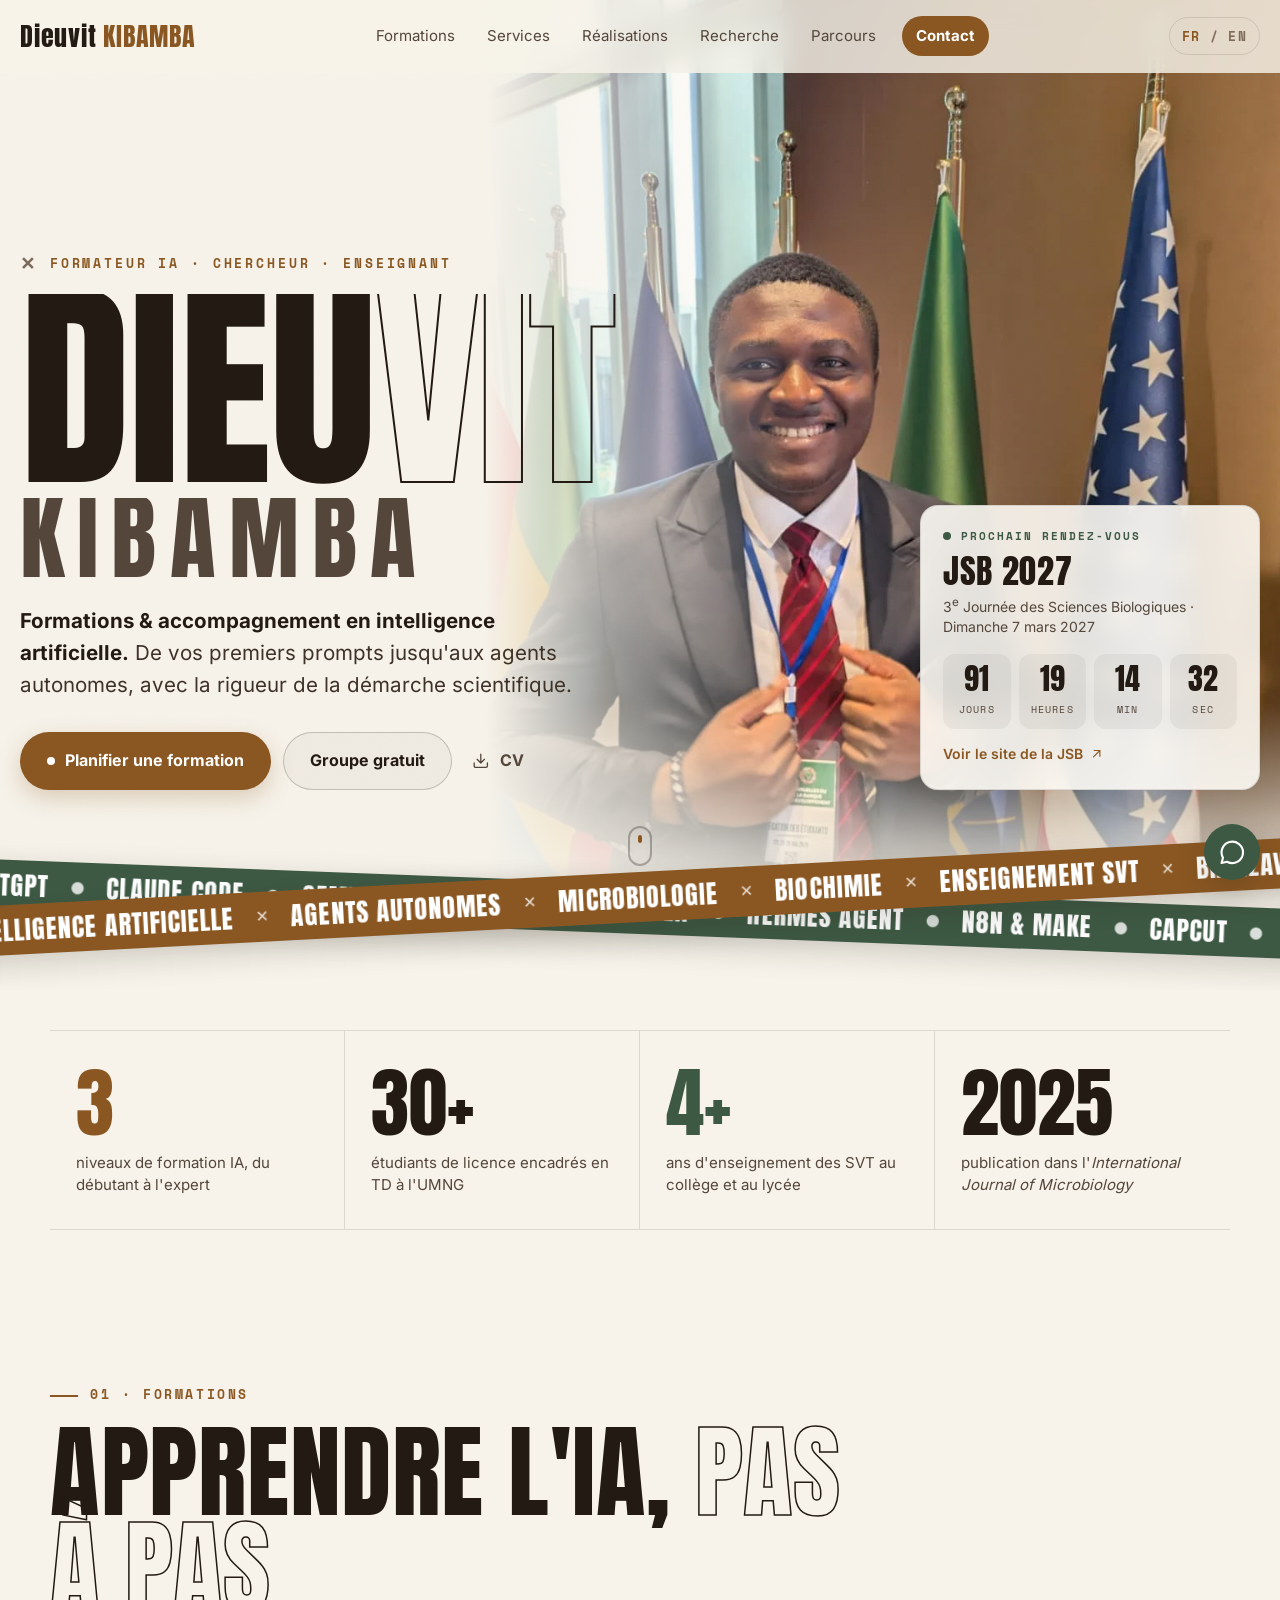
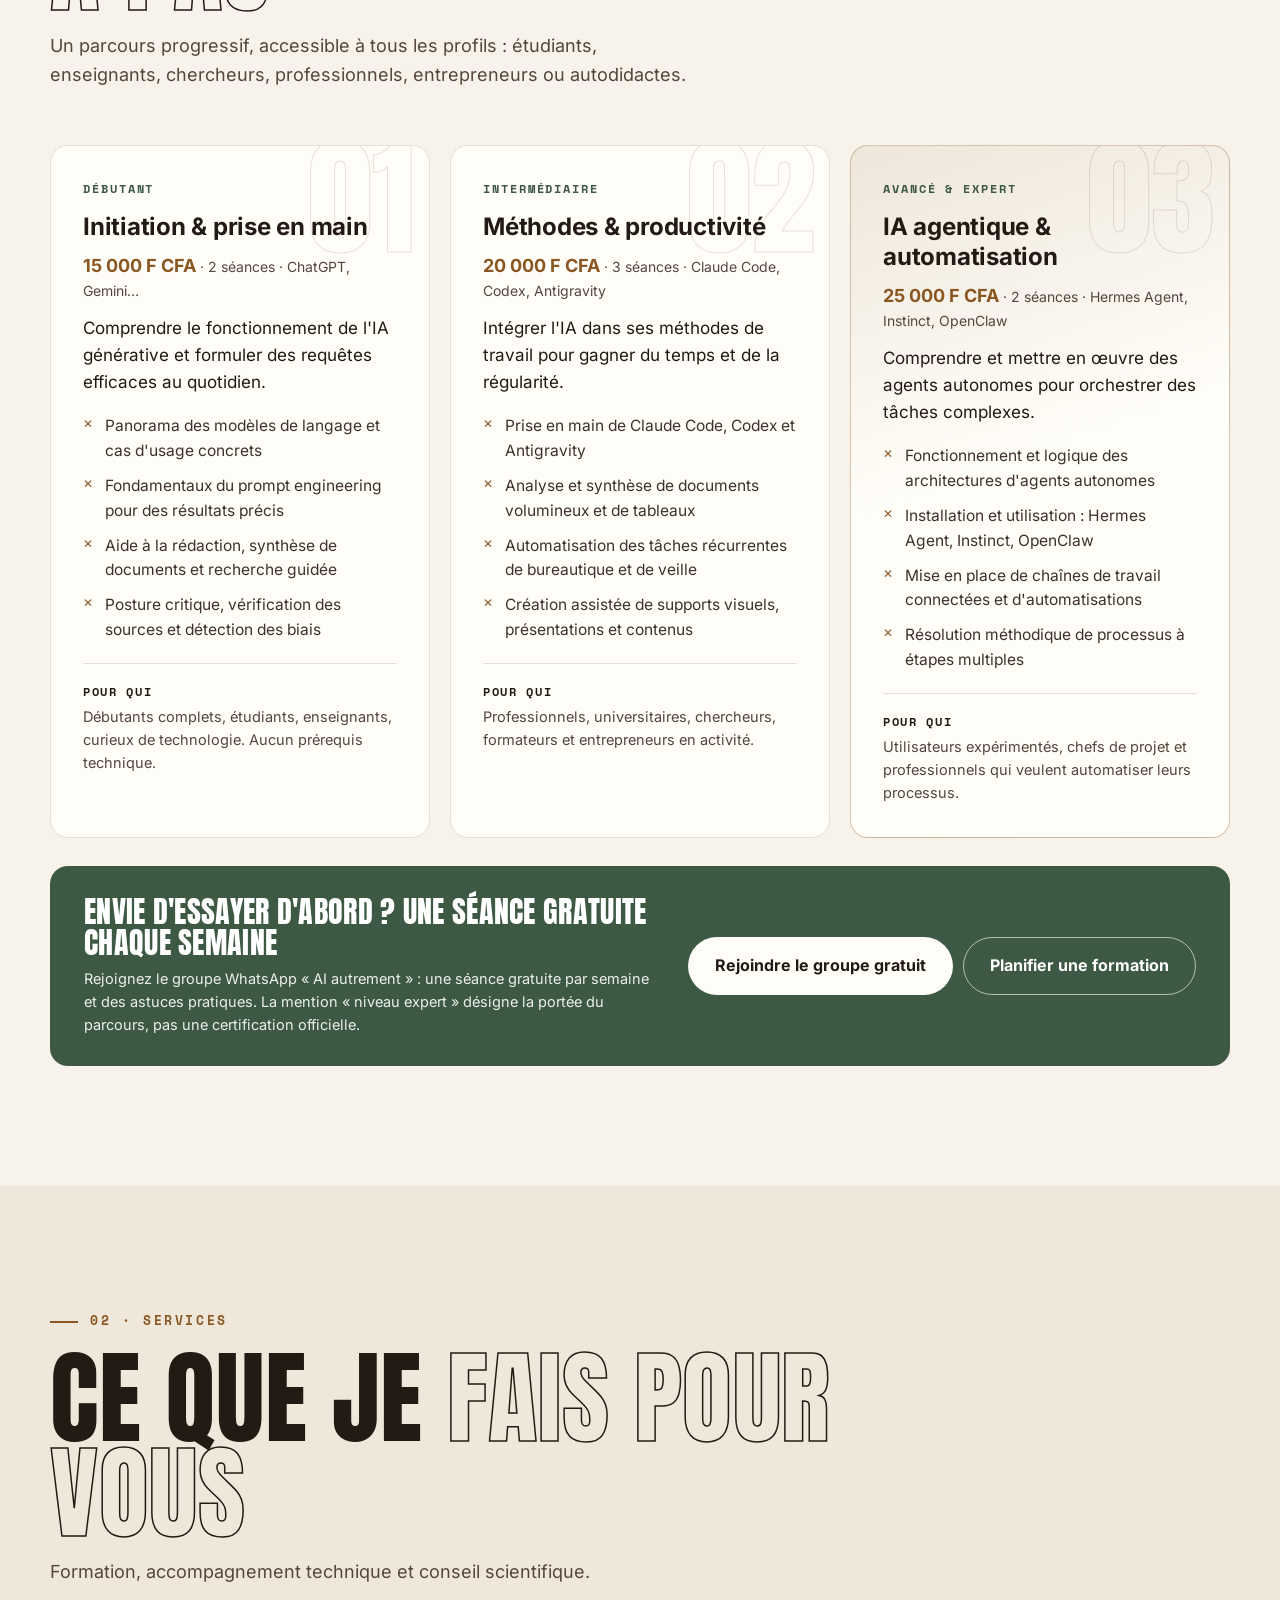
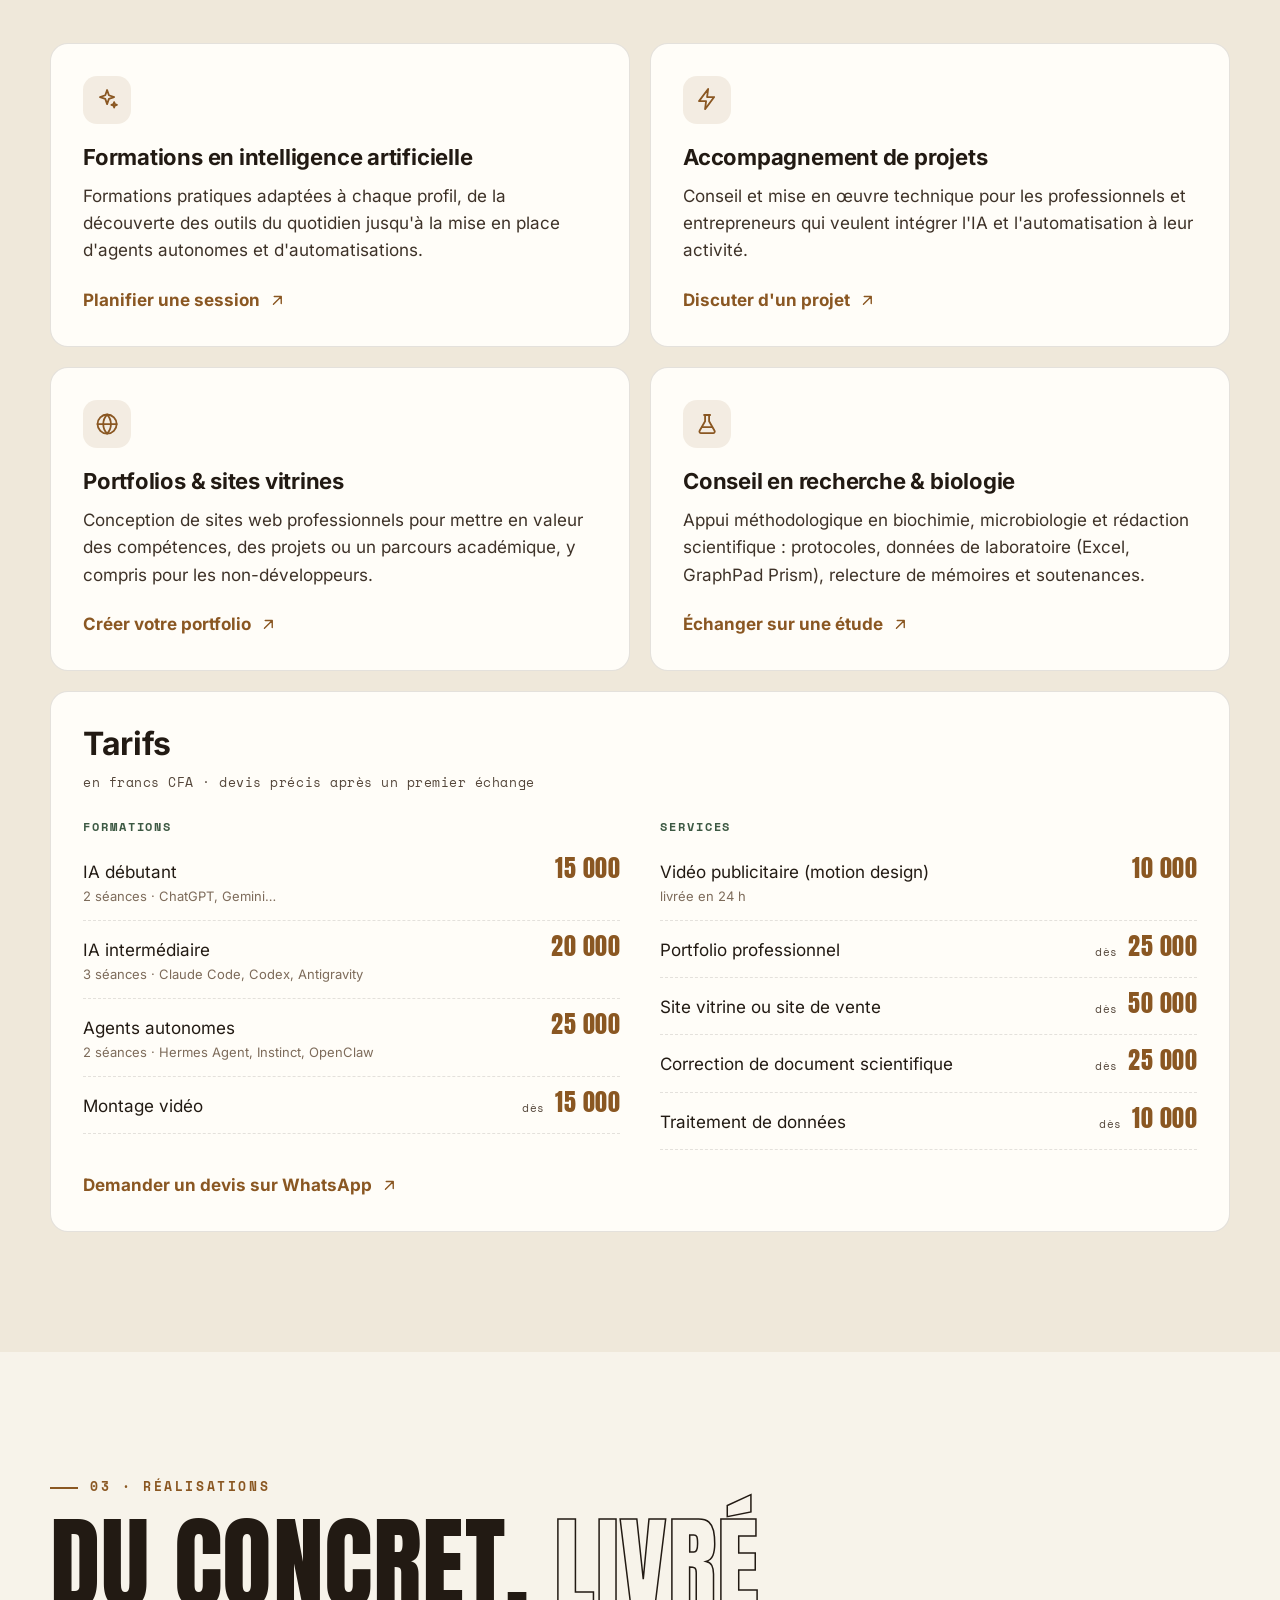
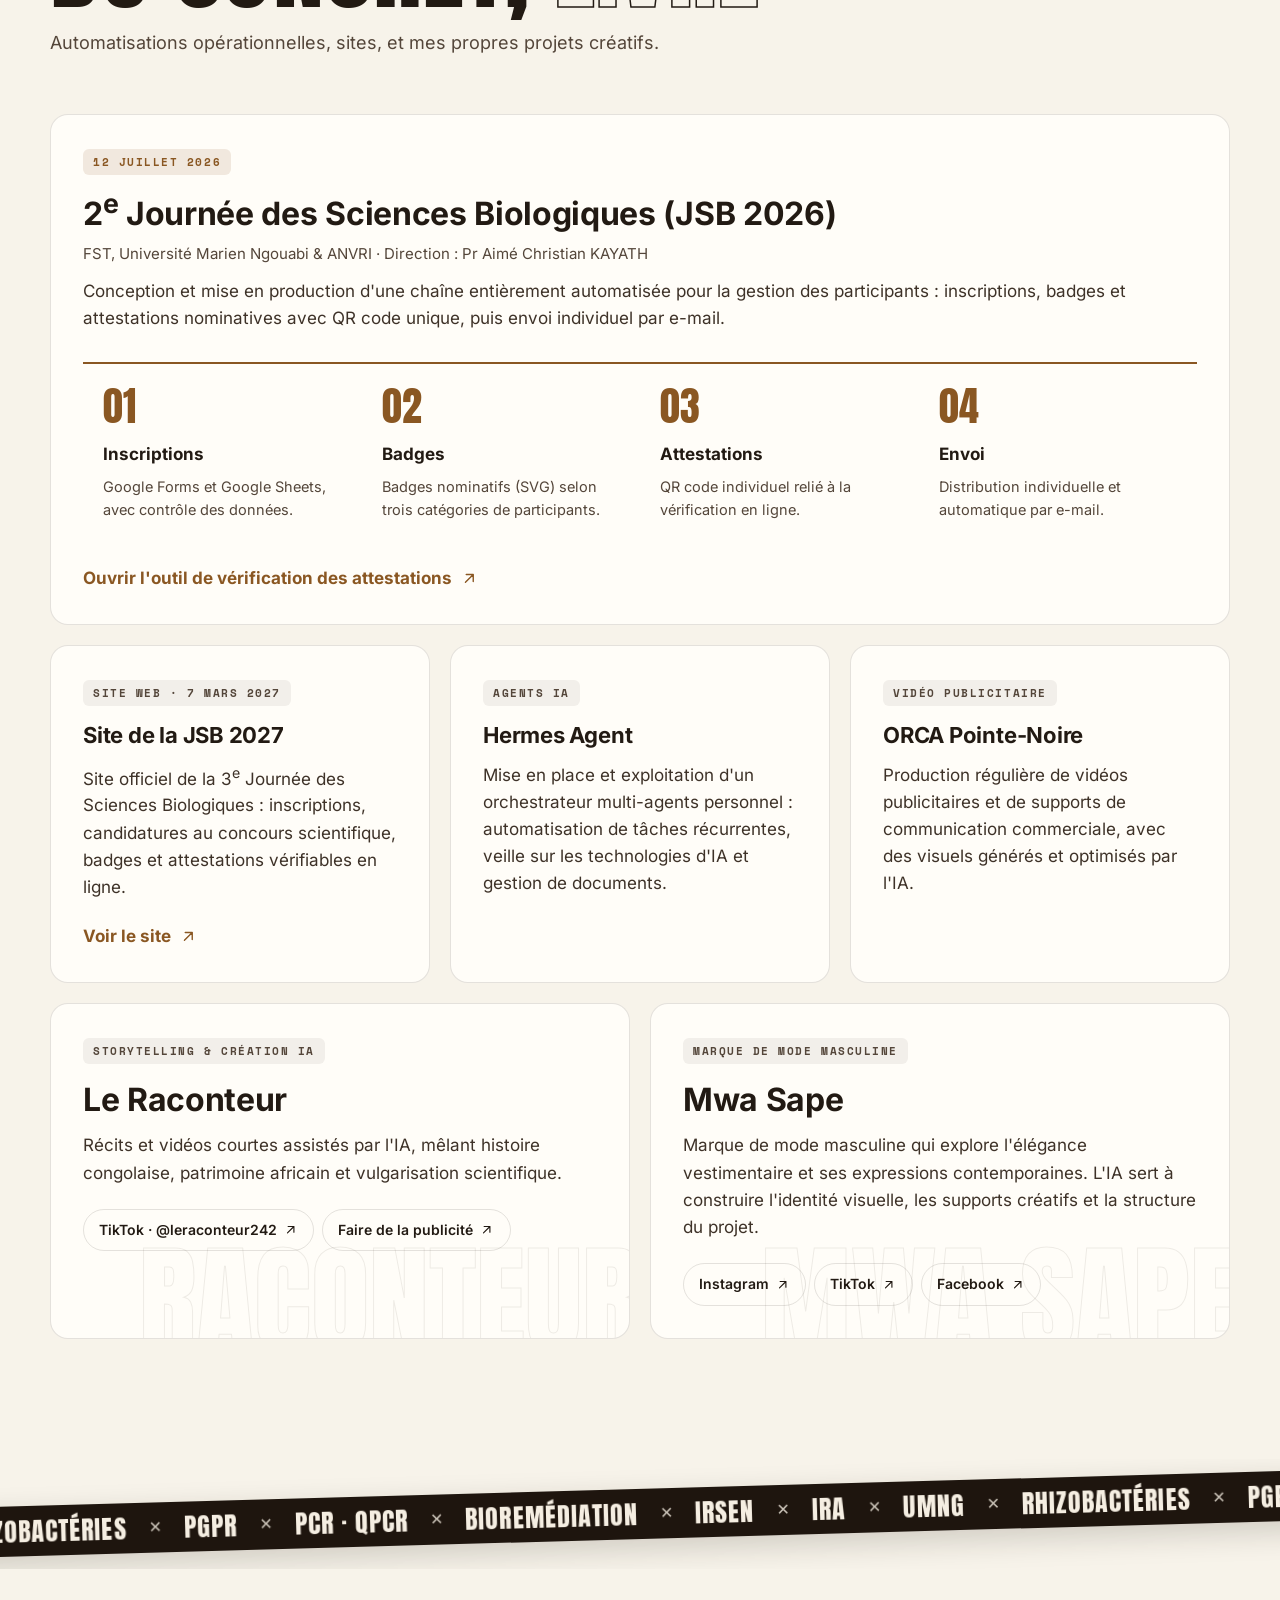
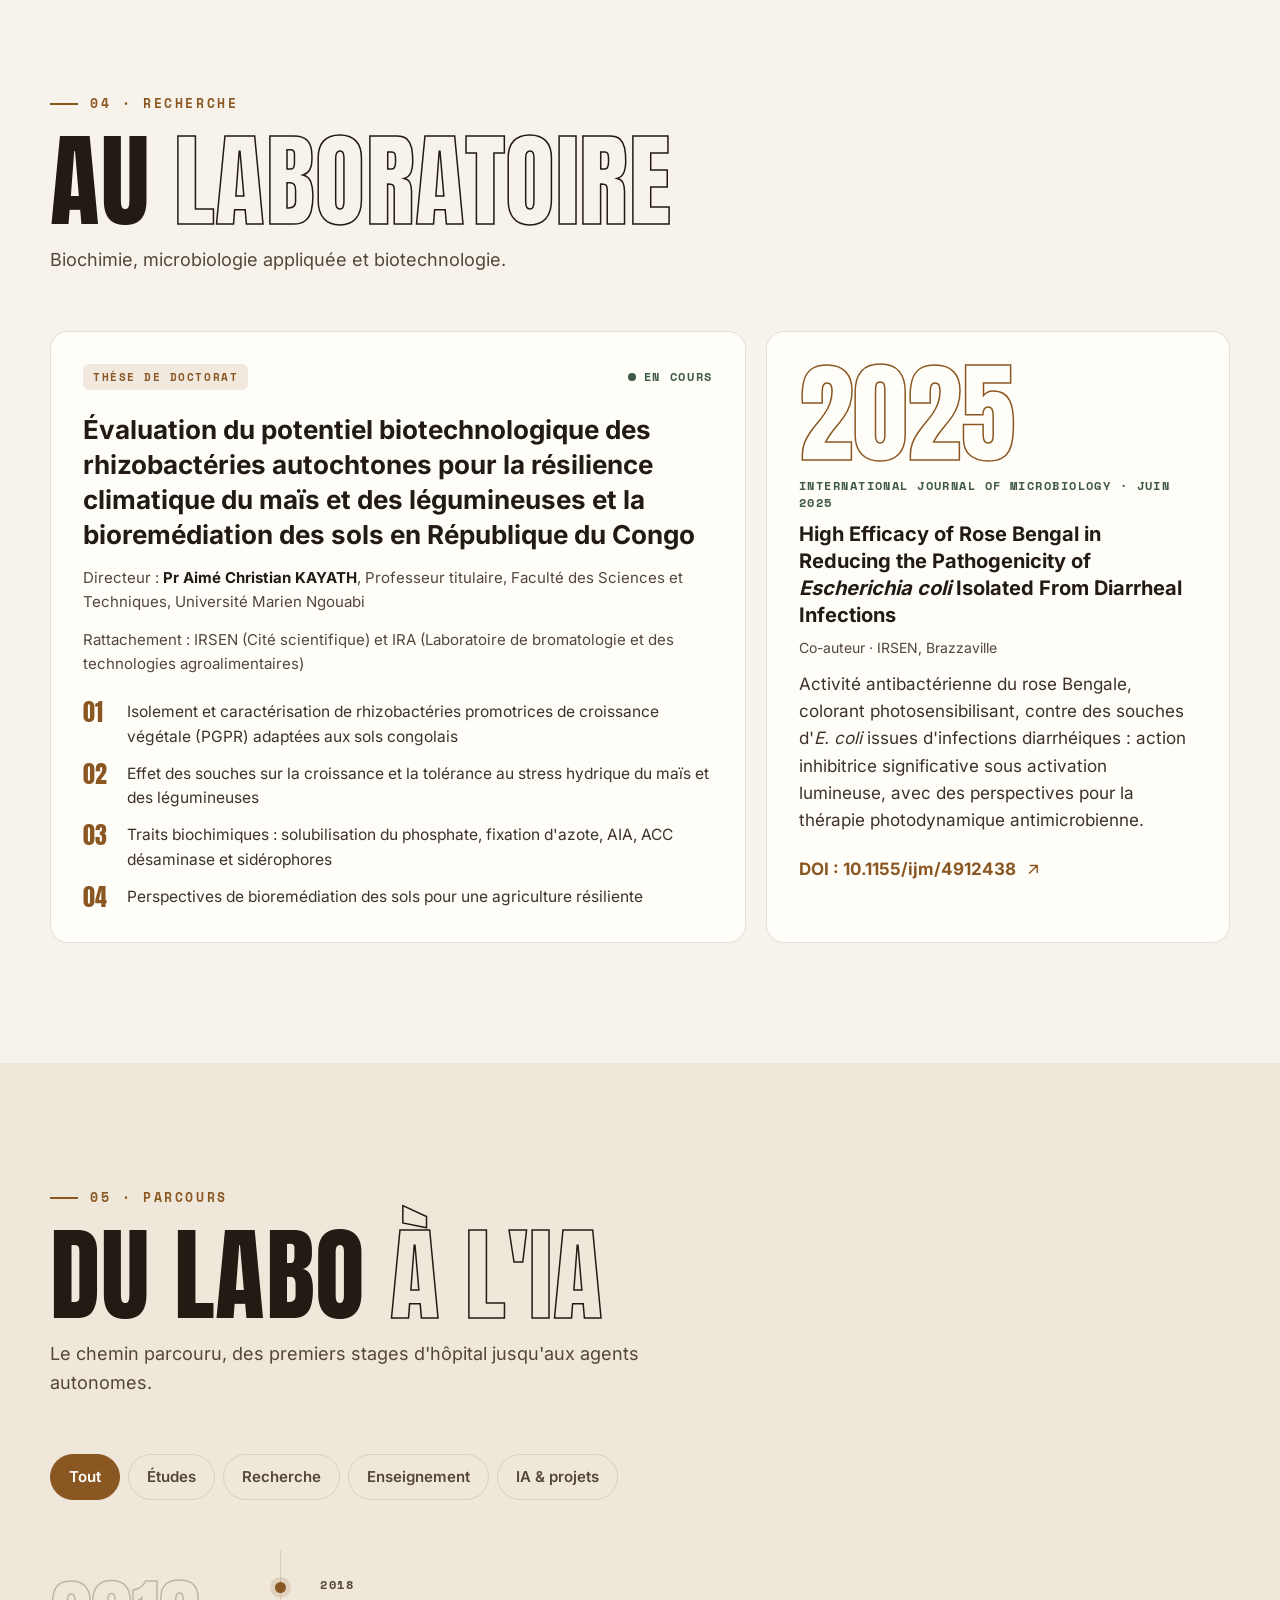
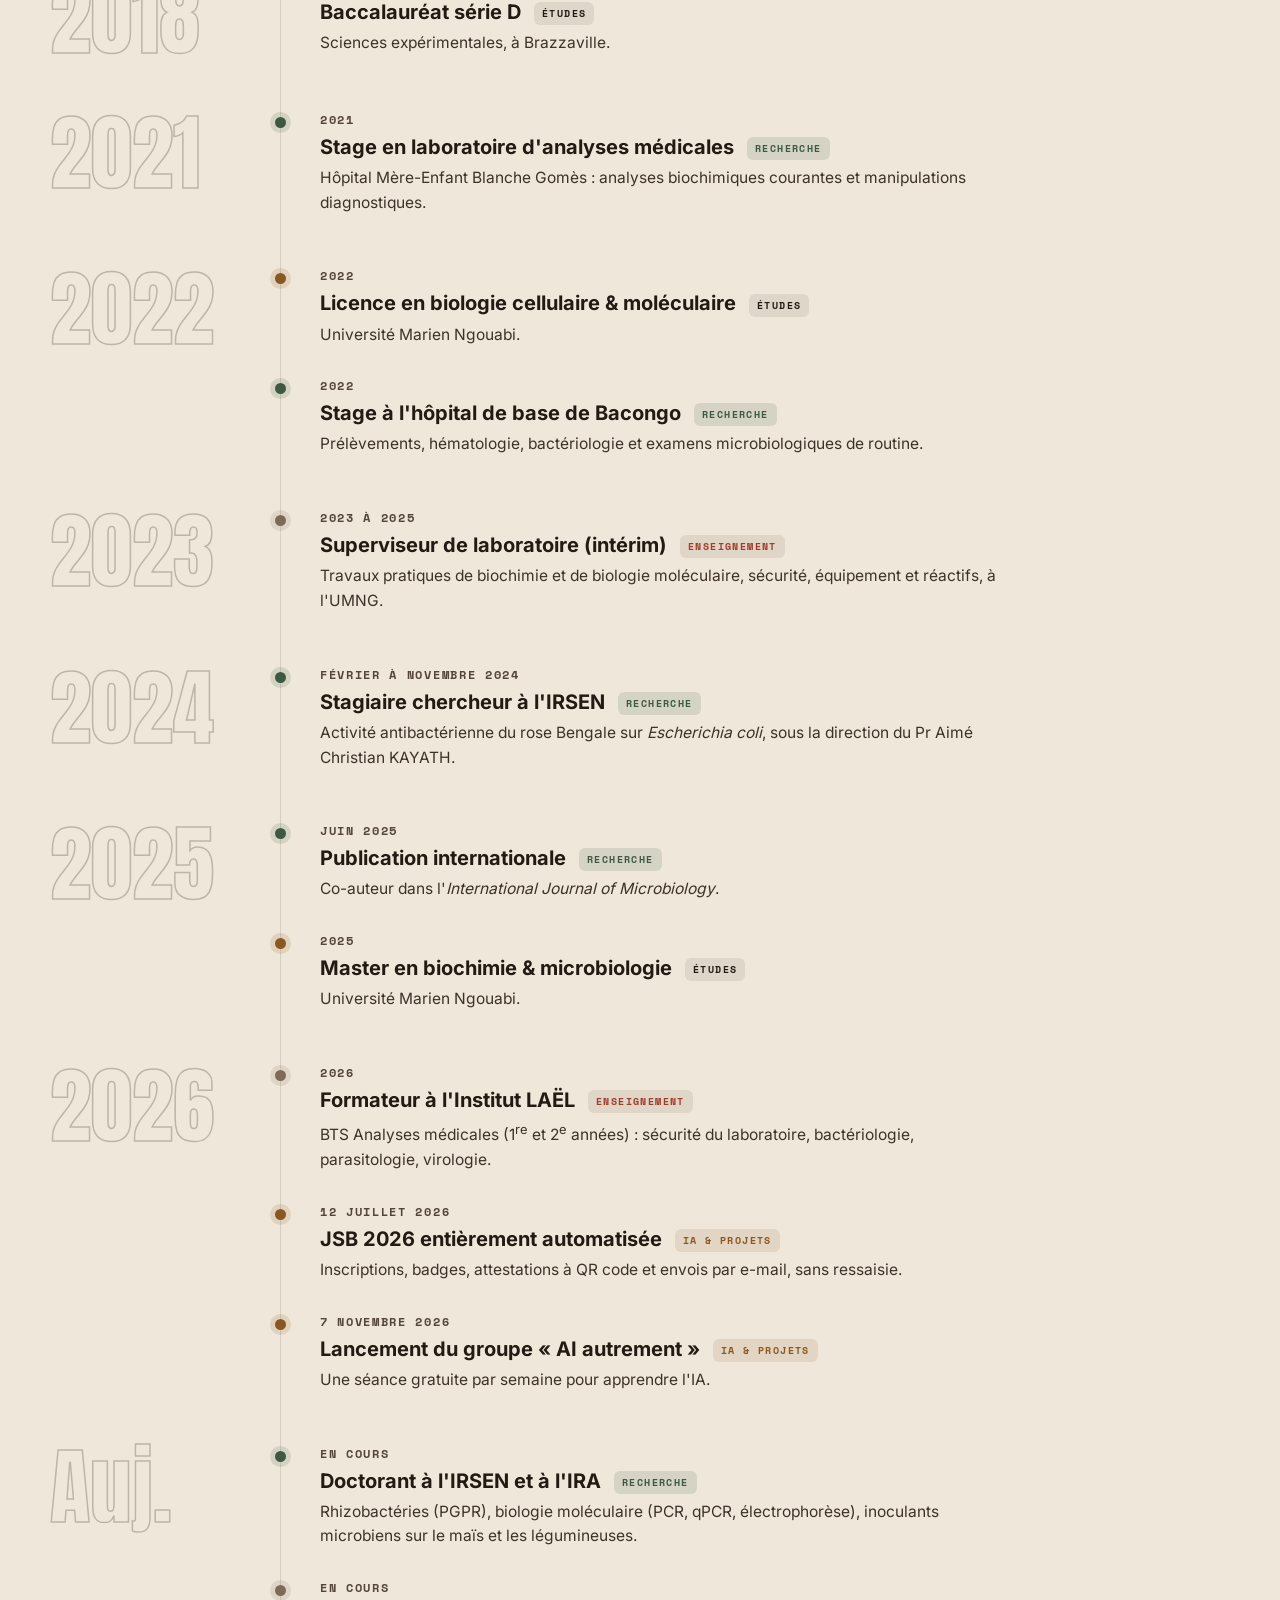
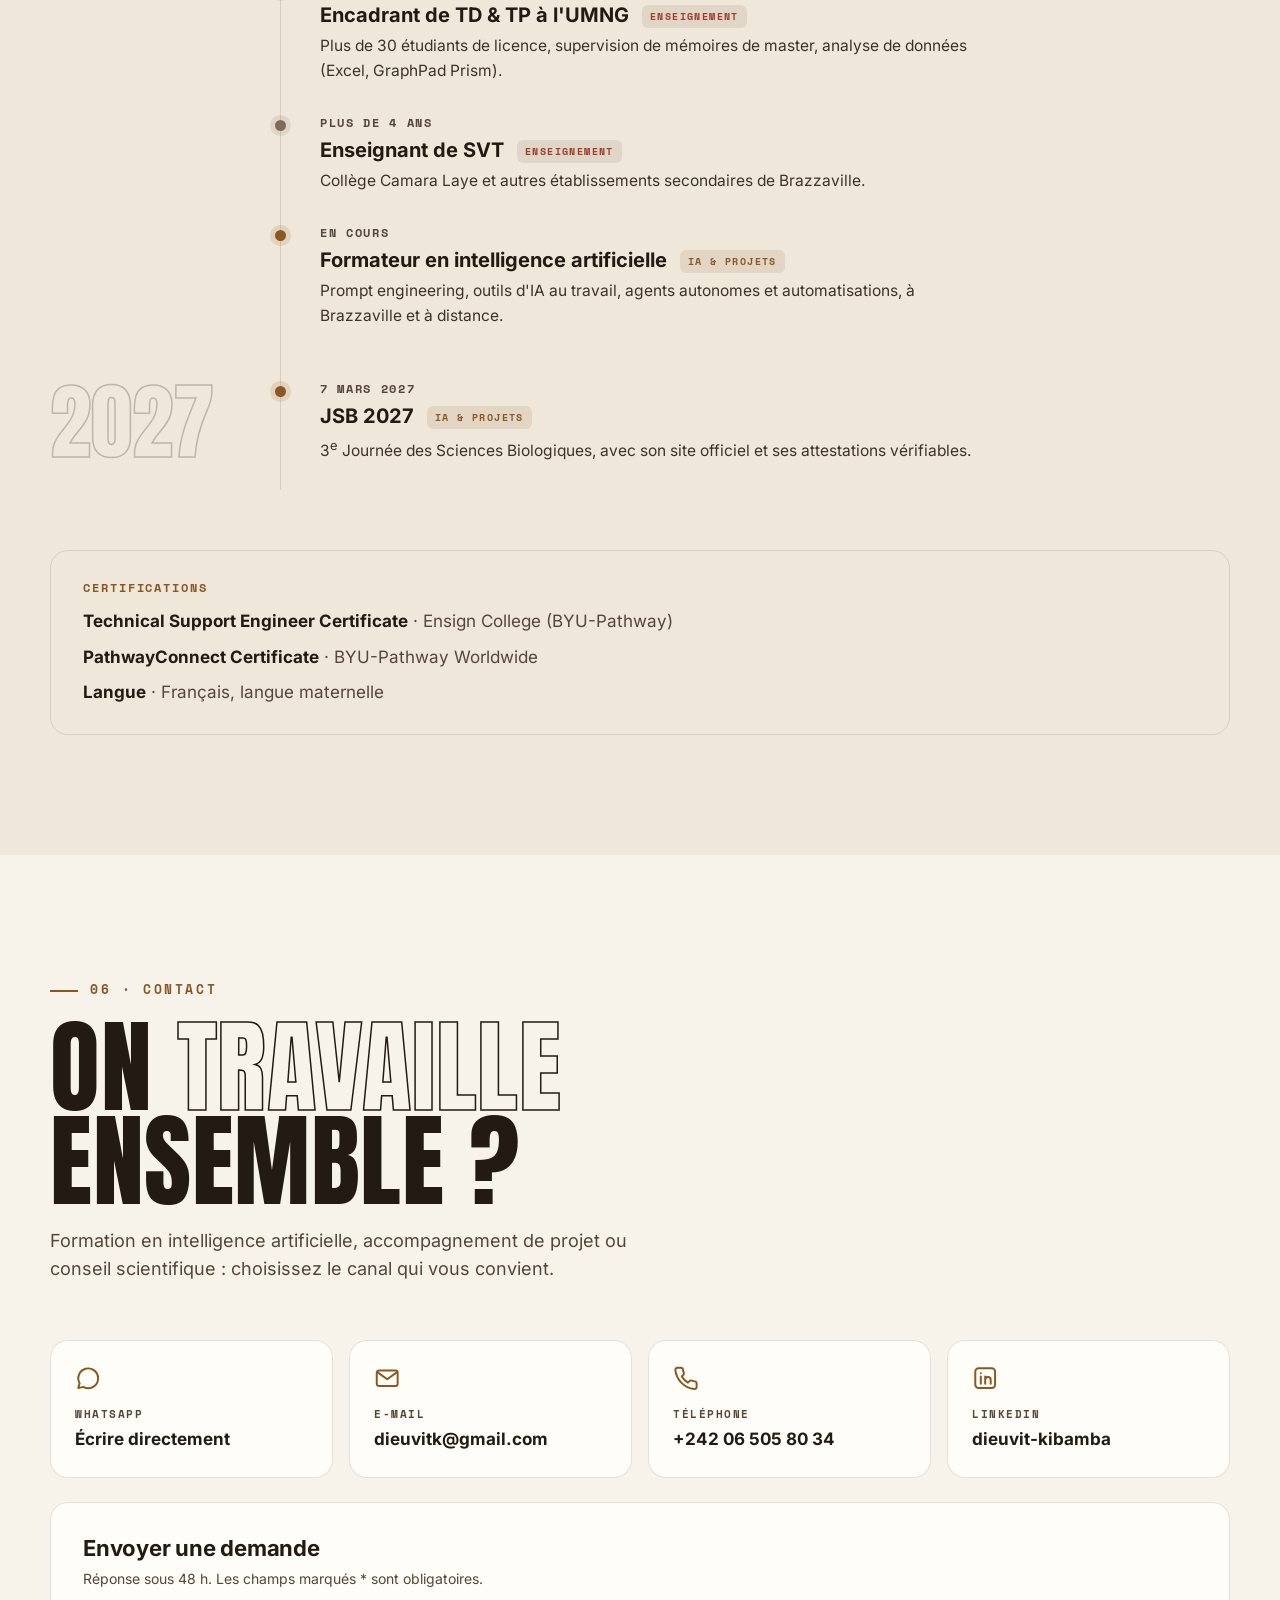
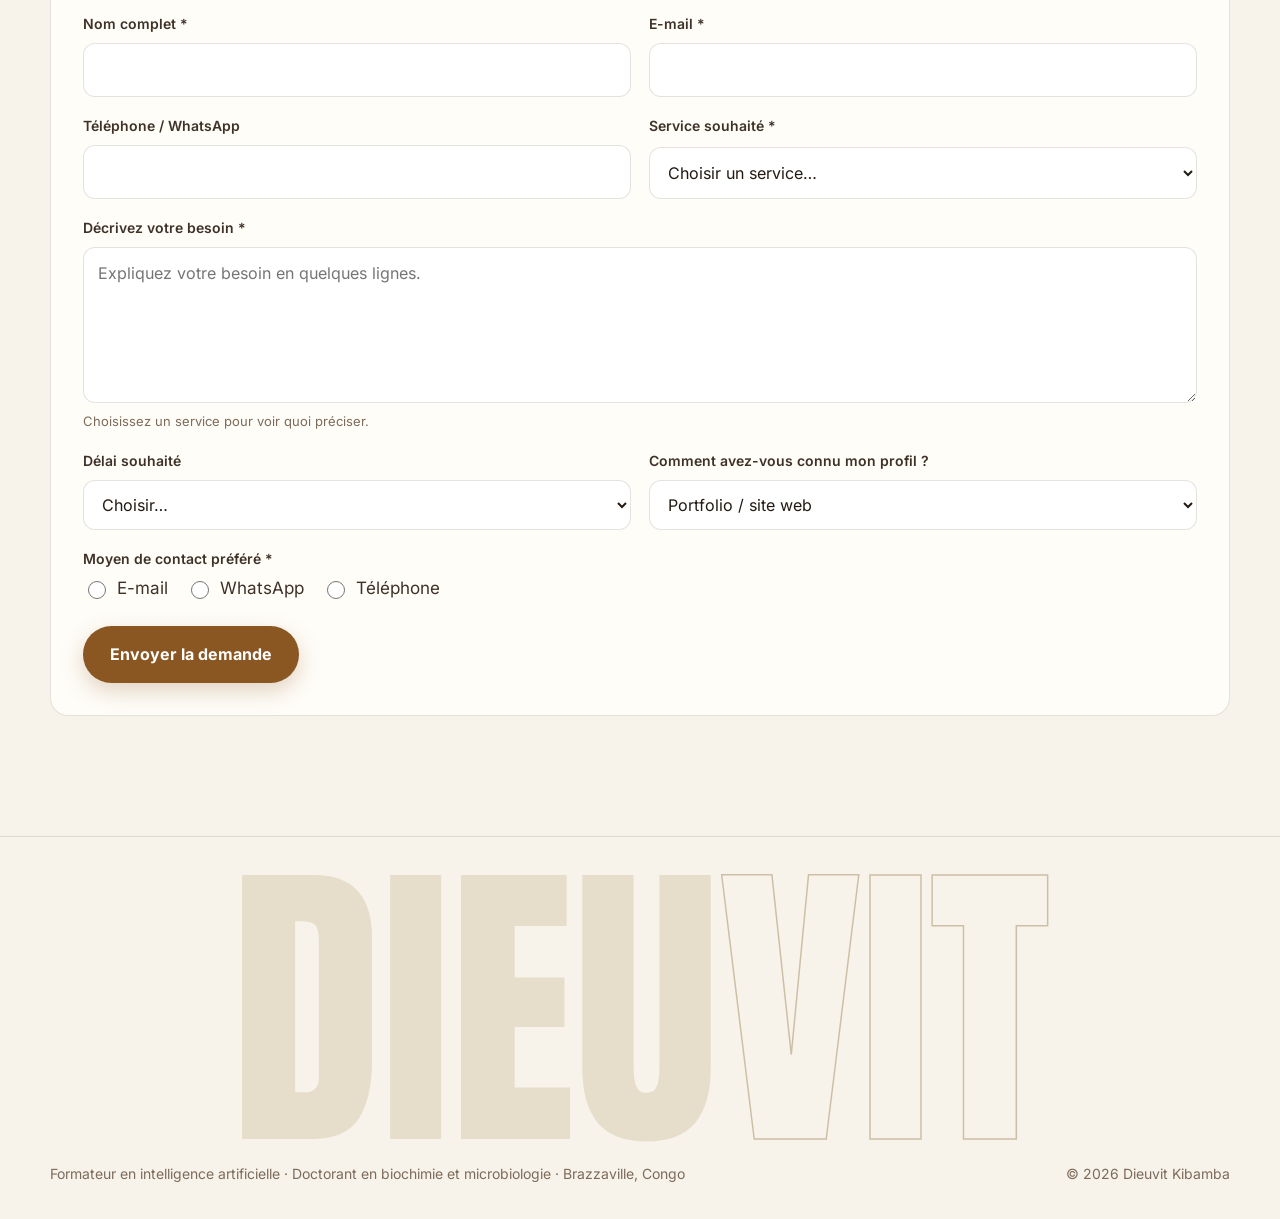
<file: dieuvit.github.io/index.html>
<!DOCTYPE html>
<html lang="fr">
<head>
  <meta charset="utf-8">
  <title>Redirection — Dieuvit Kibamba</title>
  <link rel="canonical" href="https://dieuvit-k.github.io/">
  <meta name="robots" content="noindex">
  <meta http-equiv="refresh" content="0; url=https://dieuvit-k.github.io/">
  <script>location.replace("https://dieuvit-k.github.io/");</script>
  <style>
    body{font-family:Georgia,serif;background:#F4EFE6;color:#2B2118;display:flex;align-items:center;justify-content:center;height:100vh;margin:0;text-align:center}
    a{color:#8A5722}
  </style>
</head>
<body>
  <p>Cette adresse a changé.<br>
  <a href="https://dieuvit-k.github.io/">Continuer vers dieuvit-k.github.io</a></p>
</body>
</html>
</file>
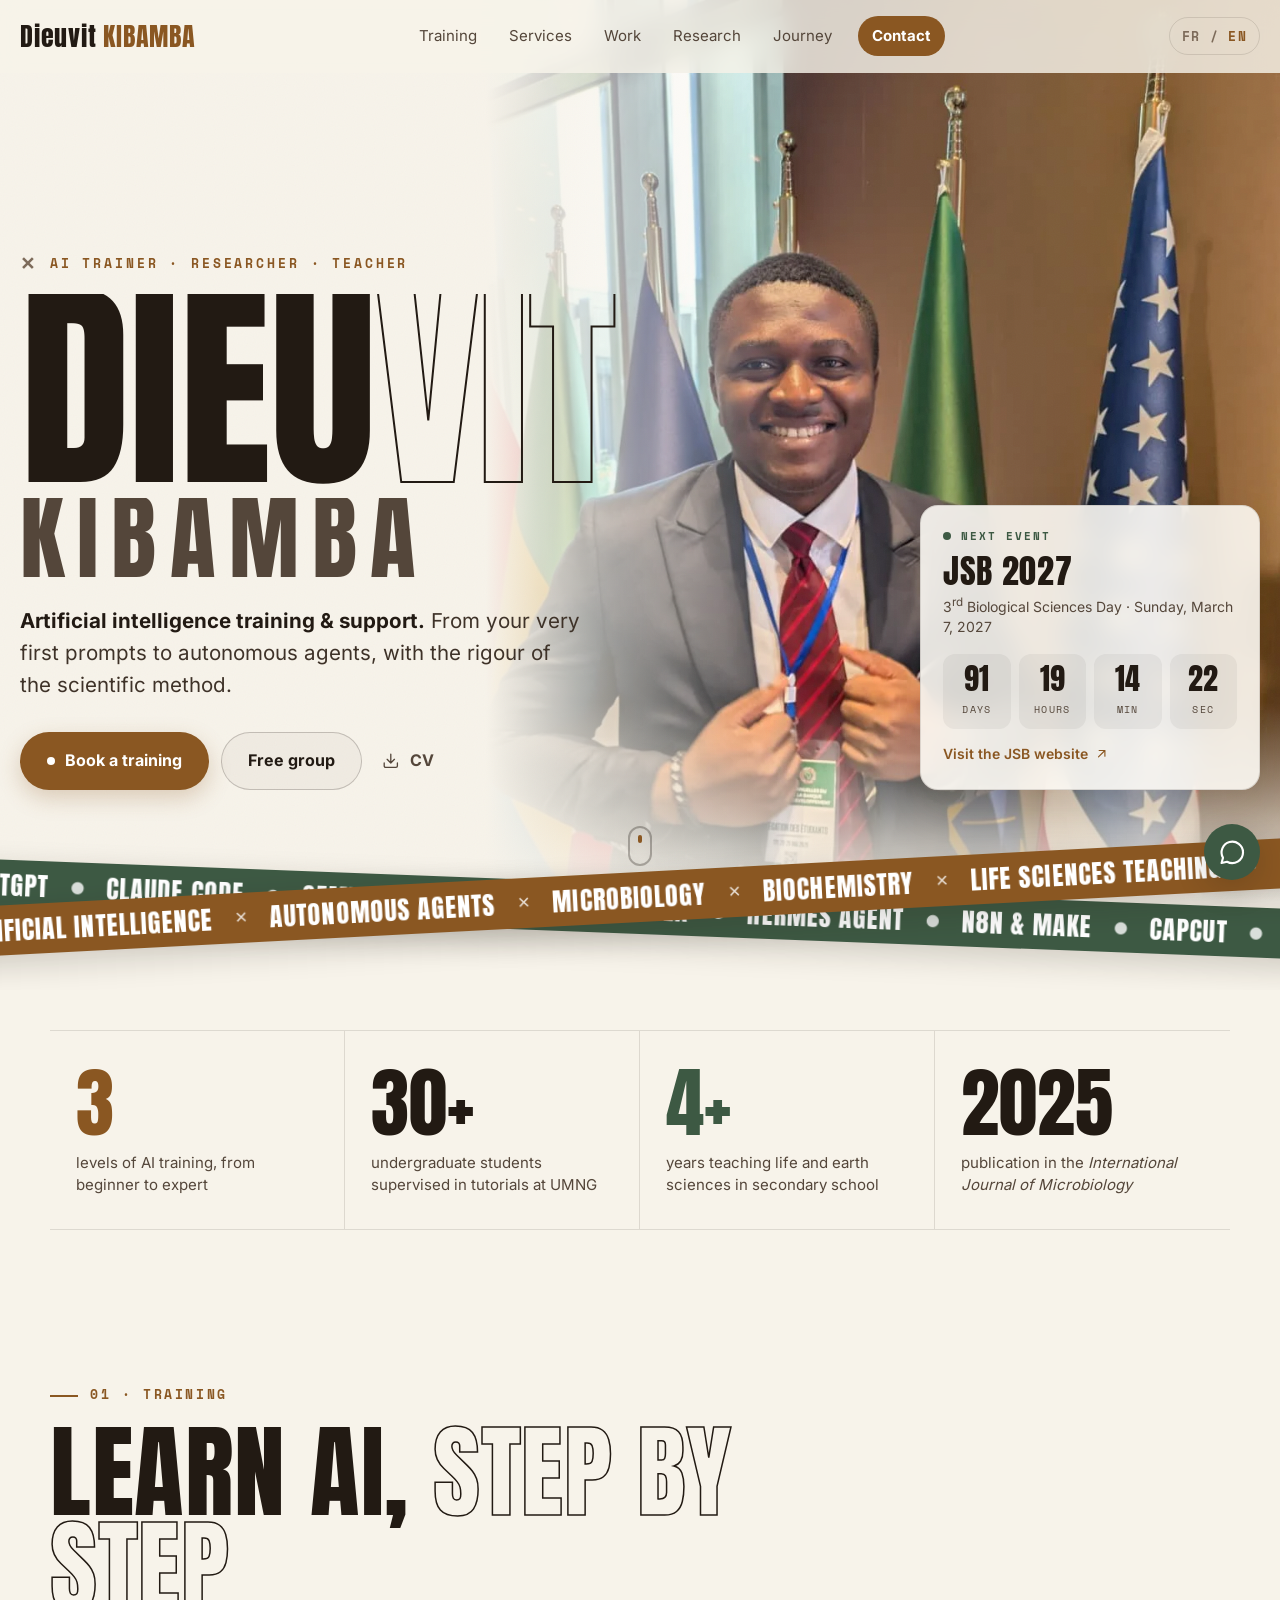
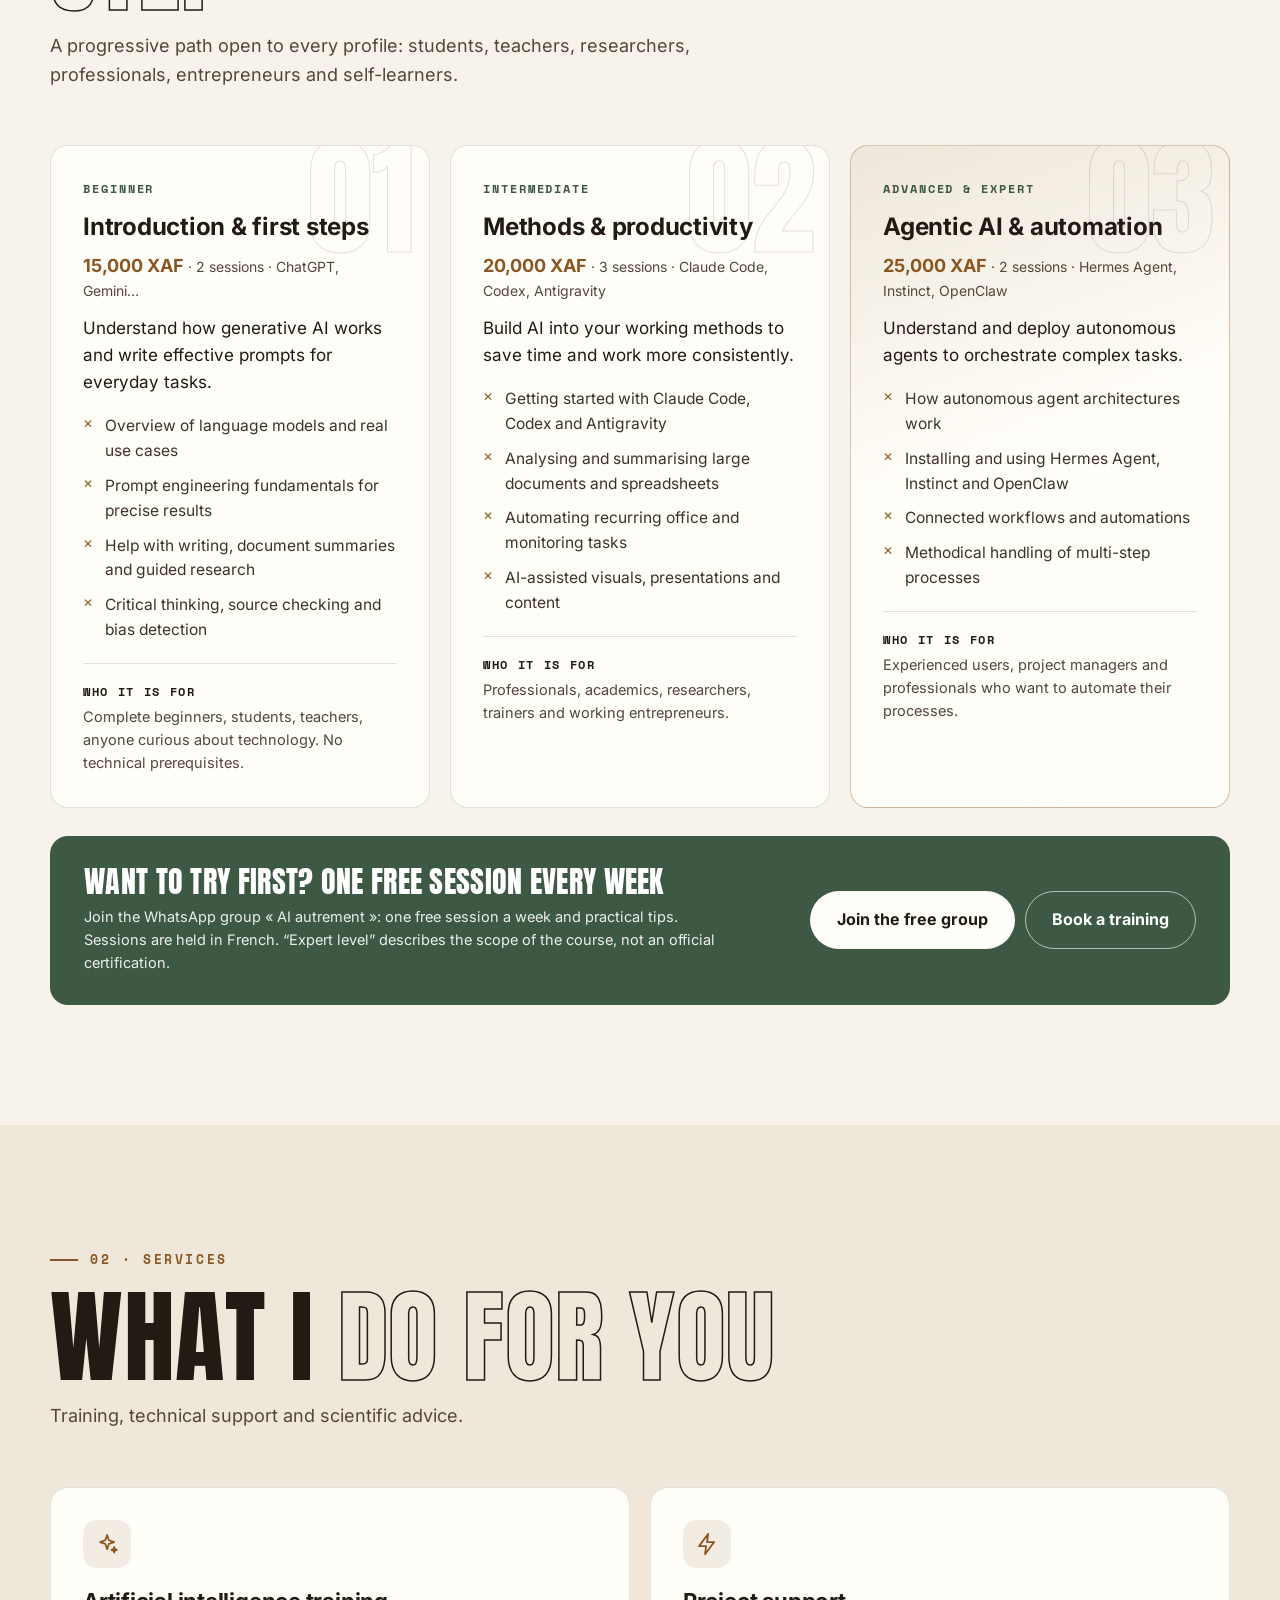
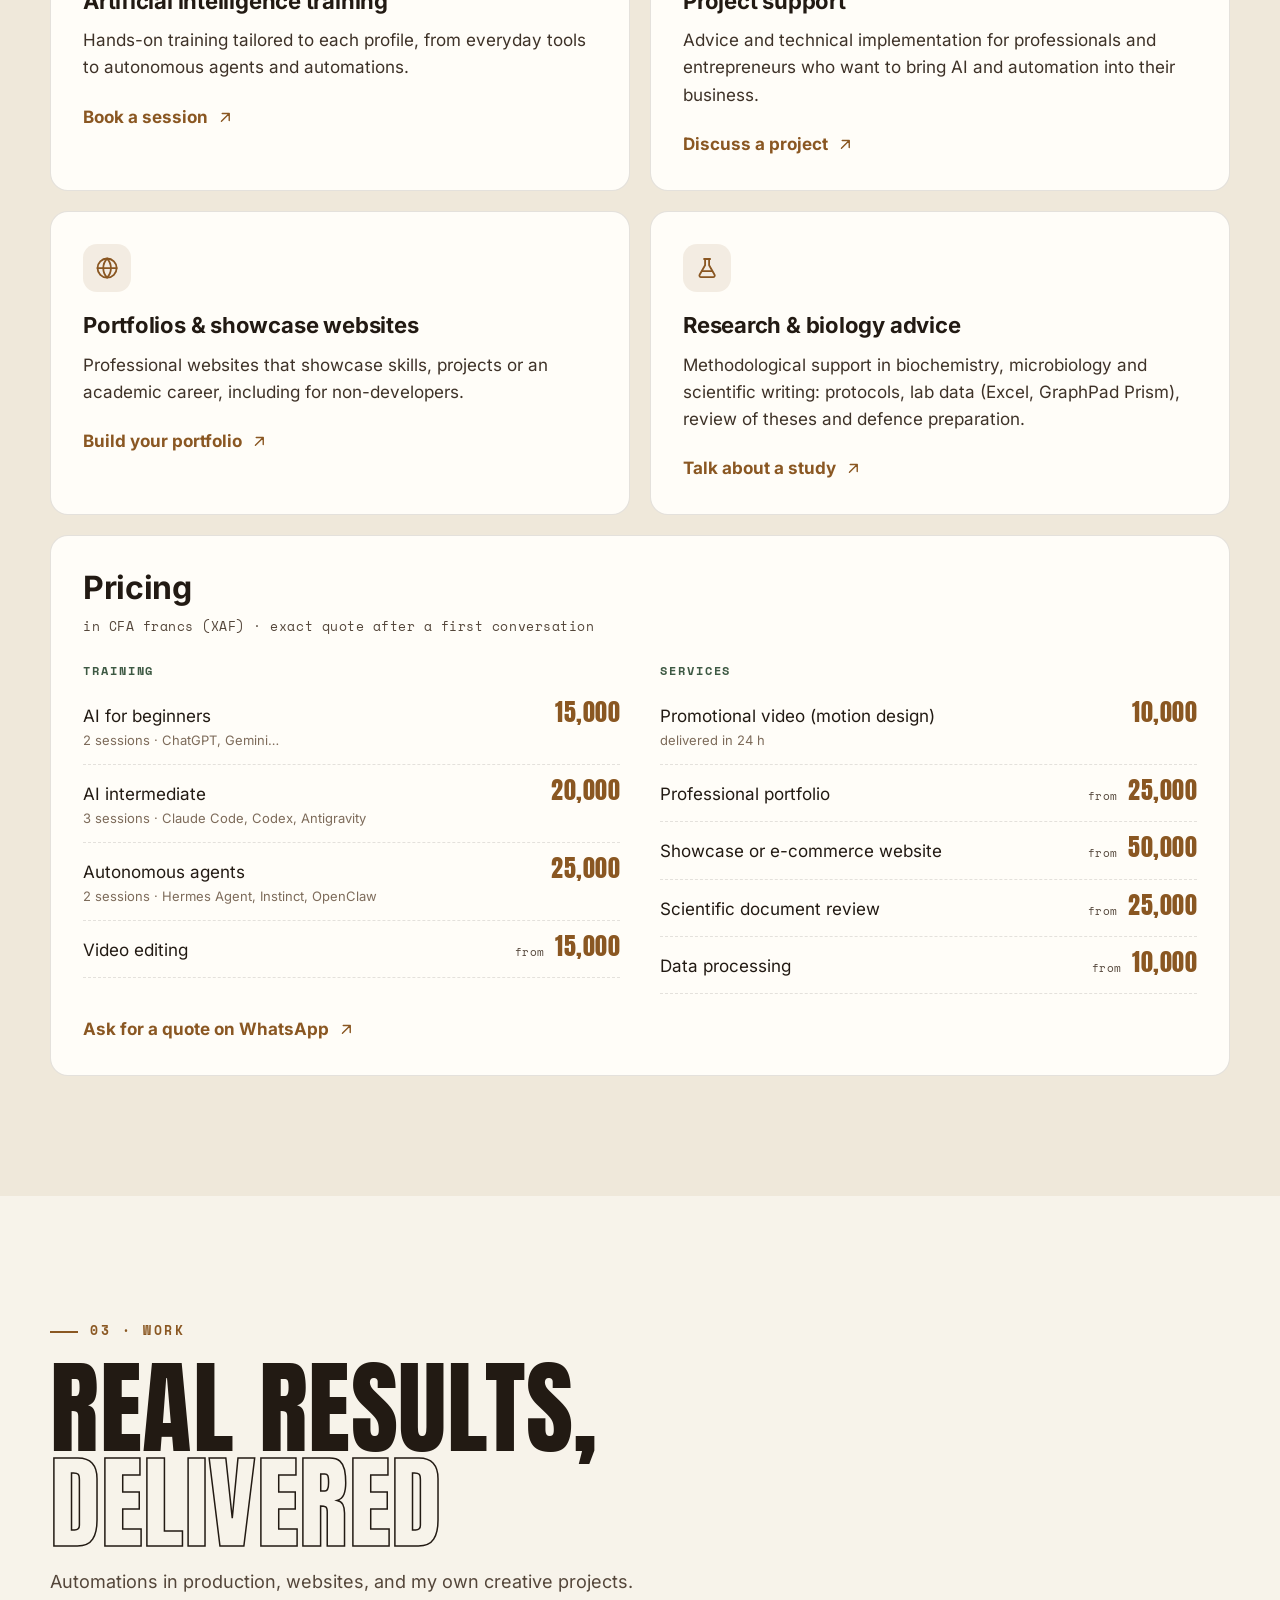
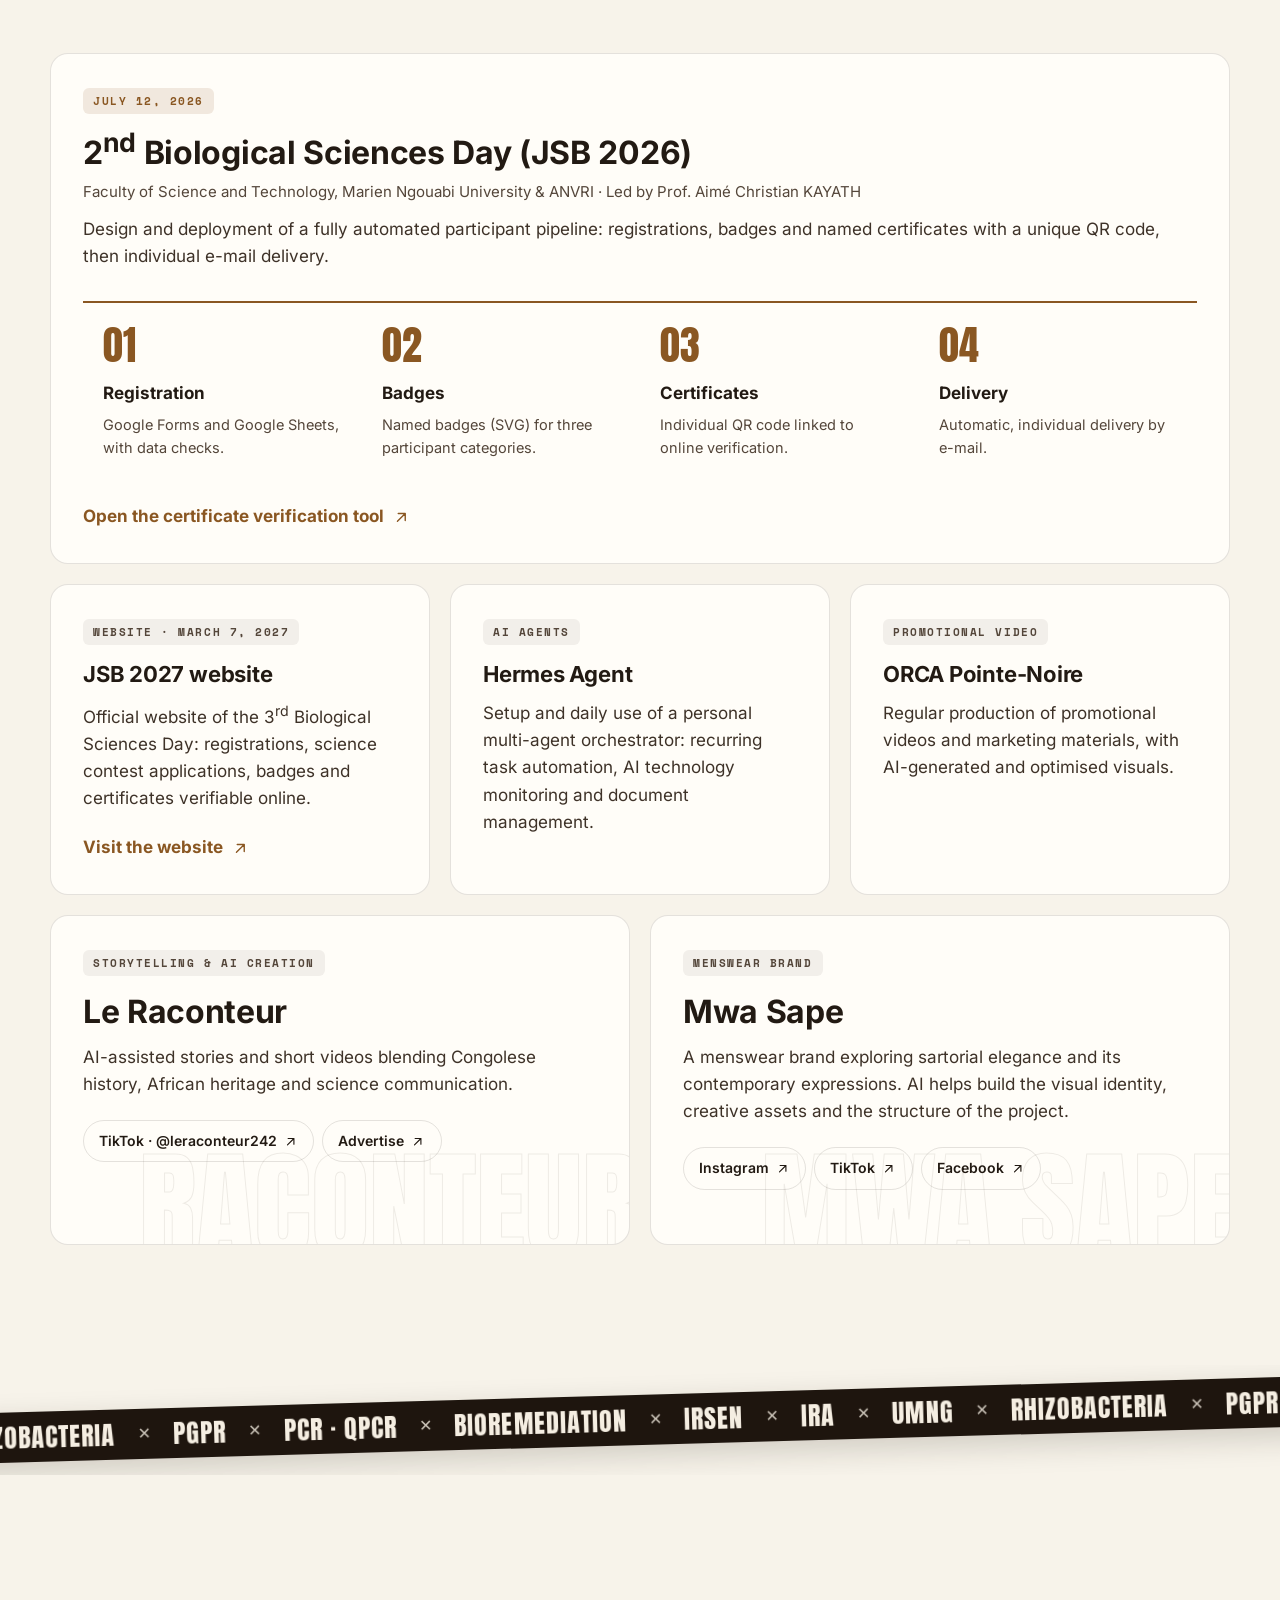
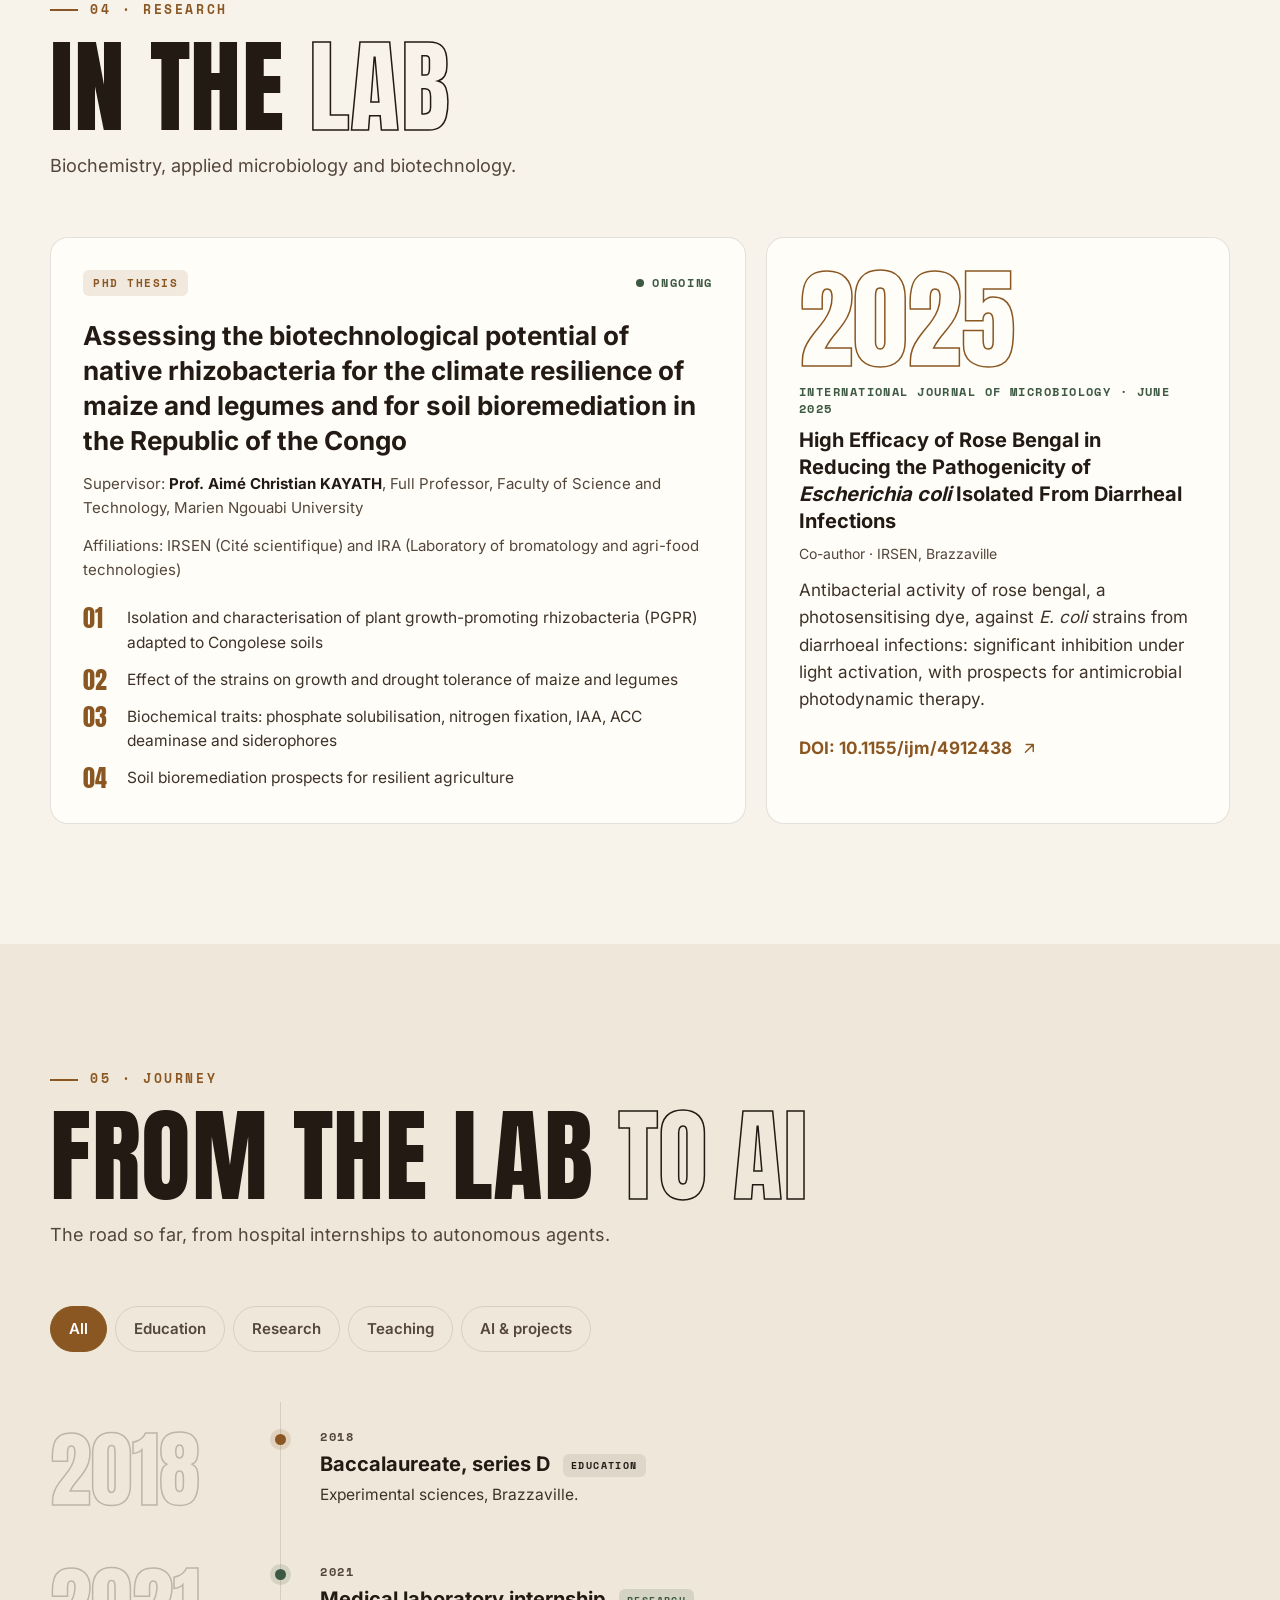
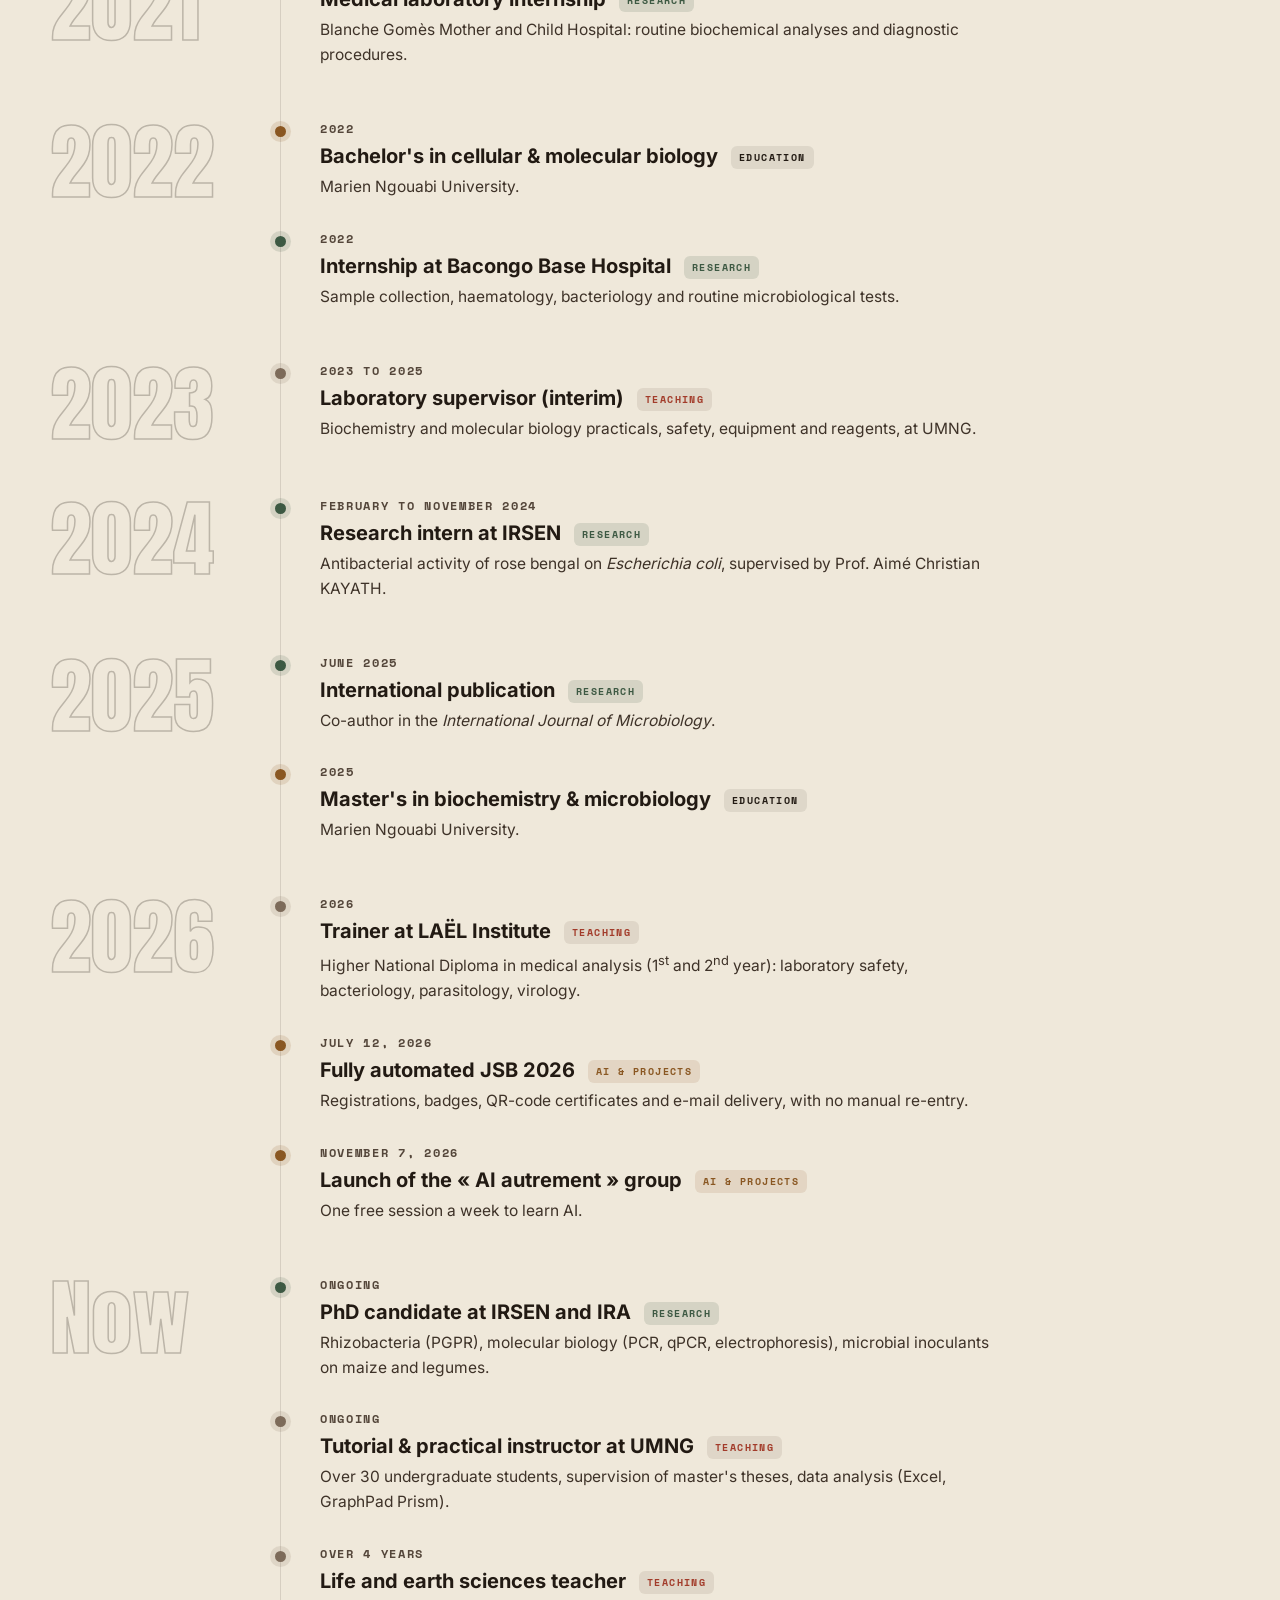
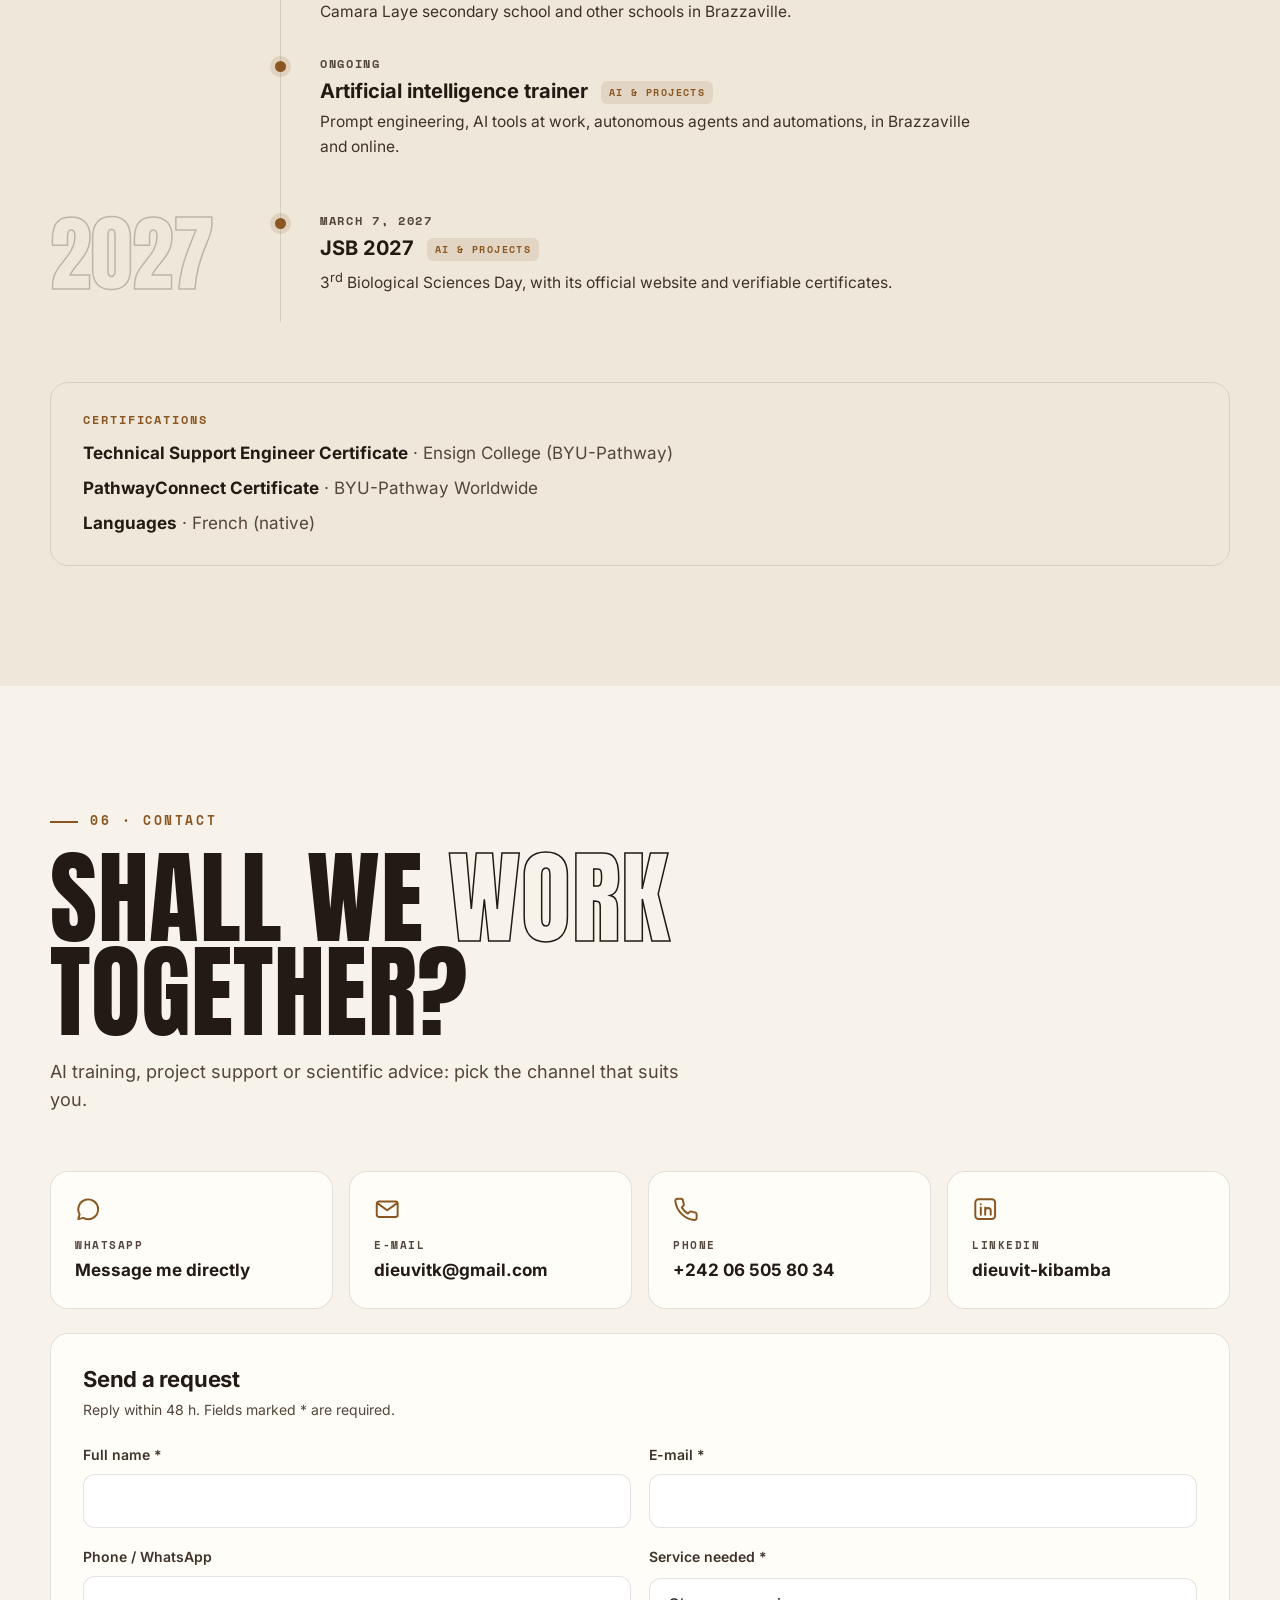
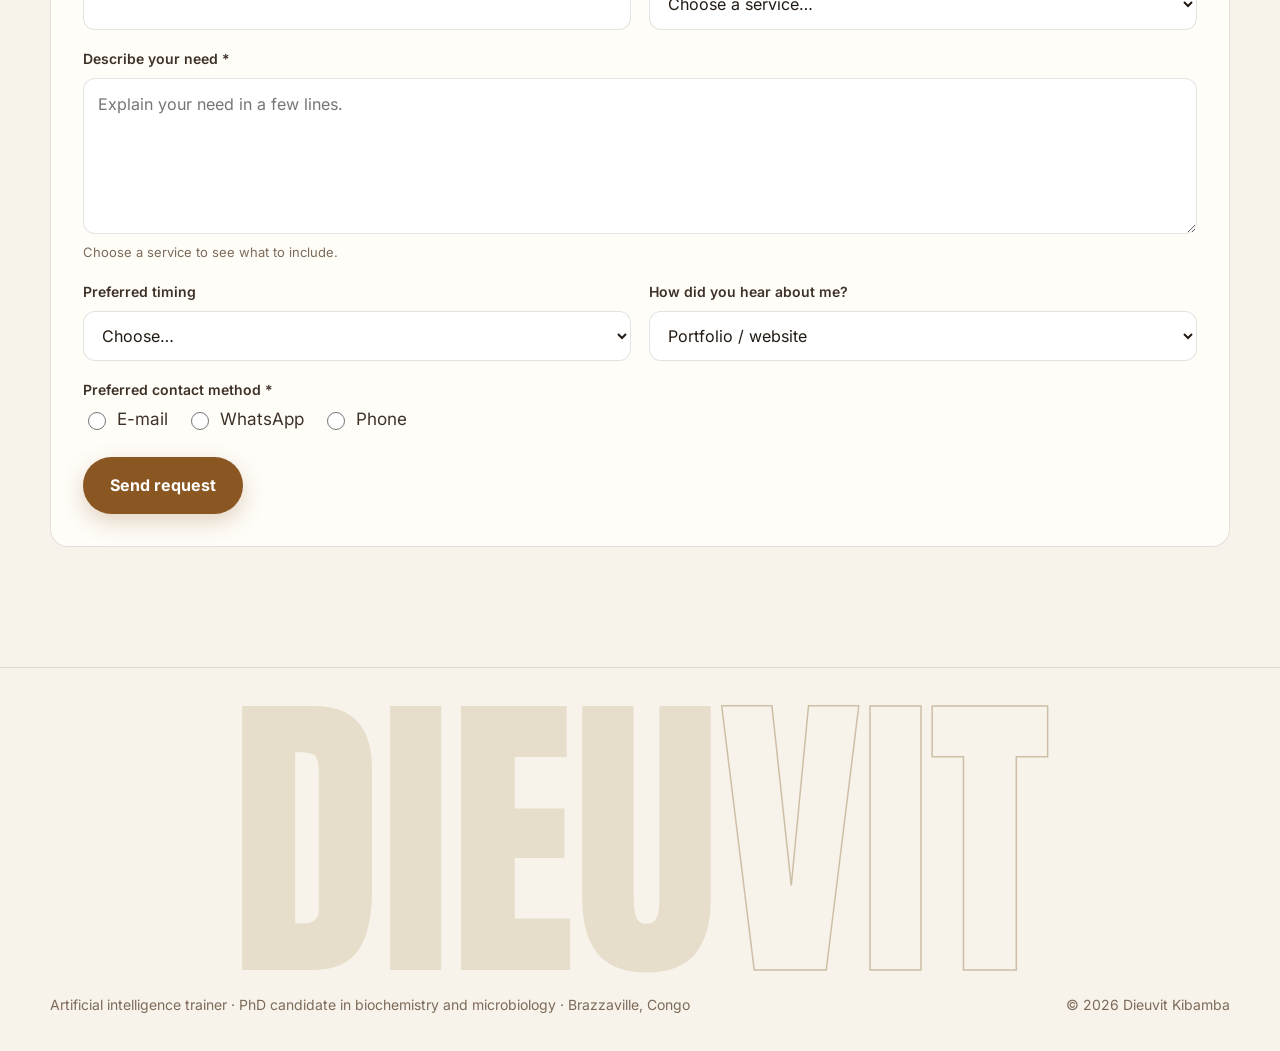
<file: en/index.html>
<!DOCTYPE html>
<html lang="en">
<head>
  <meta charset="UTF-8" />
  <meta name="viewport" content="width=device-width, initial-scale=1.0" />
  <title>Dieuvit Kibamba · AI Training &amp; Research · Brazzaville</title>
  <meta name="description" content="Dieuvit Haïdide Kibamba Niangui: artificial intelligence trainer, PhD candidate in biochemistry and microbiology, and entrepreneur in Brazzaville. Hands-on training from beginner to expert, project support and scientific research." />
  <meta name="theme-color" content="#F7F3EA" />
  <link rel="icon" type="image/svg+xml" href="../assets/favicon.svg" />
  <link rel="canonical" href="https://dieuvit-k.github.io/en/" />
  <link rel="alternate" hreflang="fr" href="https://dieuvit-k.github.io/" />
  <link rel="alternate" hreflang="en" href="https://dieuvit-k.github.io/en/" />

  <meta property="og:title" content="Dieuvit Kibamba · AI Training &amp; Research · Brazzaville" />
  <meta property="og:description" content="AI trainer, PhD candidate in biochemistry and microbiology, and entrepreneur. Training for all levels, from beginner to expert. Brazzaville, Congo." />
  <meta property="og:image" content="https://dieuvit-k.github.io/assets/photo.jpg" />
  <meta property="og:url" content="https://dieuvit-k.github.io/en/" />
  <meta property="og:type" content="website" />
  <meta property="og:locale" content="en_US" />
  <meta name="twitter:card" content="summary_large_image" />
  <meta name="twitter:title" content="Dieuvit Kibamba · AI Training &amp; Research · Brazzaville" />
  <meta name="twitter:description" content="AI trainer, PhD candidate in biochemistry and microbiology, and entrepreneur. Brazzaville, Congo." />
  <meta name="twitter:image" content="https://dieuvit-k.github.io/assets/photo.jpg" />

  <link rel="preload" href="../assets/fonts/inter-400.woff2" as="font" type="font/woff2" crossorigin />
  <link rel="preload" href="../assets/fonts/inter-600.woff2" as="font" type="font/woff2" crossorigin />
  <link rel="preload" href="../assets/fonts/anton-400.woff2" as="font" type="font/woff2" crossorigin />
  <link rel="preload" as="image" href="../assets/photo.webp" type="image/webp" fetchpriority="high" />

  <script type="application/ld+json">
  {
    "@context": "https://schema.org",
    "@type": "Person",
    "name": "Dieuvit Haïdide Kibamba Niangui",
    "jobTitle": "Artificial intelligence trainer, PhD candidate in biochemistry and microbiology, entrepreneur",
    "url": "https://dieuvit-k.github.io/en/",
    "image": "https://dieuvit-k.github.io/assets/photo.jpg",
    "email": "dieuvitk@gmail.com",
    "telephone": "+242 06 505 80 34",
    "address": { "@type": "PostalAddress", "addressLocality": "Brazzaville", "addressCountry": "CG" },
    "sameAs": ["https://linkedin.com/in/dieuvit-kibamba", "https://github.com/dieuvit-k", "https://www.tiktok.com/@leraconteur242"],
    "knowsLanguage": ["fr", "en"],
    "affiliation": [
      { "@type": "Organization", "name": "Marien Ngouabi University" },
      { "@type": "Organization", "name": "IRSEN, National Institute for Research in Exact and Natural Sciences" }
    ]
  }
  </script>

  <script>document.documentElement.classList.add('js');</script>
  <link rel="stylesheet" href="../styles.css?v=6.2" />
</head>
<body class="is-loading">

  <div class="loader" id="loader" aria-hidden="true">
    <div class="loader-inner">
      <p class="loader-kicker">Brazzaville · Congo</p>
      <p class="loader-mark"><span>DIEU</span><span class="outline">VIT</span></p>
      <div class="loader-bar"><span id="loaderBar"></span></div>
      <p class="loader-pct"><span id="loaderPct">0</span> %</p>
    </div>
    <button type="button" class="loader-skip" id="loaderSkip">Skip</button>
  </div>

  <div class="progress" aria-hidden="true"><span id="progressBar"></span></div>

  <!-- Bibliothèque d'icônes (traits fins, une seule couleur) -->
  <svg width="0" height="0" class="sr-only" aria-hidden="true" focusable="false">
    <defs>
      <symbol id="i-spark" viewBox="0 0 24 24"><path d="M12 3l1.8 5.2L19 10l-5.2 1.8L12 17l-1.8-5.2L5 10l5.2-1.8z"/><path d="M19 15l.7 2 2 .7-2 .7-.7 2-.7-2-2-.7 2-.7z"/></symbol>
      <symbol id="i-zap" viewBox="0 0 24 24"><path d="M13 2L4 14h7l-1 8 9-12h-7l1-8z"/></symbol>
      <symbol id="i-globe" viewBox="0 0 24 24"><circle cx="12" cy="12" r="9.5"/><path d="M2.5 12h19"/><path d="M12 2.5c2.5 2.6 3.8 5.8 3.8 9.5s-1.3 6.9-3.8 9.5c-2.5-2.6-3.8-5.8-3.8-9.5s1.3-6.9 3.8-9.5z"/></symbol>
      <symbol id="i-flask" viewBox="0 0 24 24"><path d="M9 3h6"/><path d="M10 3v6.2L4.6 18.6A1.6 1.6 0 006 21h12a1.6 1.6 0 001.4-2.4L14 9.2V3"/><path d="M7.2 15h9.6"/></symbol>
      <symbol id="i-chart" viewBox="0 0 24 24"><path d="M3 3v18h18"/><path d="M7 15l4-4 3 3 6-7"/></symbol>
      <symbol id="i-cap" viewBox="0 0 24 24"><path d="M22 9.5L12 4.5 2 9.5l10 5 10-5z"/><path d="M6 11.5v5c3.3 2.3 8.7 2.3 12 0v-5"/></symbol>
      <symbol id="i-film" viewBox="0 0 24 24"><rect x="3" y="3" width="18" height="18" rx="2"/><path d="M7.5 3v18M16.5 3v18M3 8h4.5M3 16h4.5M16.5 8H21M16.5 16H21"/></symbol>
      <symbol id="i-monitor" viewBox="0 0 24 24"><rect x="2.5" y="4" width="19" height="13" rx="2"/><path d="M8 21h8M12 17v4"/></symbol>
      <symbol id="i-flow" viewBox="0 0 24 24"><rect x="3" y="3" width="7" height="7" rx="1.5"/><rect x="14" y="14" width="7" height="7" rx="1.5"/><path d="M10 6.5h4.5a2 2 0 012 2V14"/></symbol>
      <symbol id="i-cpu" viewBox="0 0 24 24"><rect x="6" y="6" width="12" height="12" rx="2"/><rect x="9.5" y="9.5" width="5" height="5" rx="1"/><path d="M9.5 2.5v3.5M14.5 2.5v3.5M9.5 18v3.5M14.5 18v3.5M2.5 9.5H6M2.5 14.5H6M18 9.5h3.5M18 14.5h3.5"/></symbol>
      <symbol id="i-video" viewBox="0 0 24 24"><rect x="2.5" y="6" width="13" height="12" rx="2"/><path d="M15.5 10.5l6-3.5v10l-6-3.5z"/></symbol>
      <symbol id="i-arrow" viewBox="0 0 24 24"><path d="M7 17L17 7M8 7h9v9"/></symbol>
      <symbol id="i-download" viewBox="0 0 24 24"><path d="M21 15v4a2 2 0 01-2 2H5a2 2 0 01-2-2v-4"/><path d="M7 10l5 5 5-5M12 15V3"/></symbol>
      <symbol id="i-chat" viewBox="0 0 24 24"><path d="M21 12a9 9 0 01-13.4 7.9L3 21l1.2-4.4A9 9 0 1121 12z"/></symbol>
      <symbol id="i-mail" viewBox="0 0 24 24"><rect x="2.5" y="5" width="19" height="14" rx="2"/><path d="M3 6.5l9 6.5 9-6.5"/></symbol>
      <symbol id="i-phone" viewBox="0 0 24 24"><path d="M21.5 16.9v3a2 2 0 01-2.2 2A19.8 19.8 0 012.1 4.7 2 2 0 014.1 2.5h3a2 2 0 012 1.7c.1 1 .4 1.9.7 2.8a2 2 0 01-.5 2.1L8 10.4a16 16 0 005.6 5.6l1.3-1.3a2 2 0 012.1-.5c.9.3 1.8.6 2.8.7a2 2 0 011.7 2z"/></symbol>
      <symbol id="i-linkedin" viewBox="0 0 24 24"><rect x="3" y="3" width="18" height="18" rx="3"/><path d="M8 10.5V17M8 7.5v.01M12 17v-6.5M12 13.5a2.5 2.5 0 015 0V17"/></symbol>
    </defs>
  </svg>

  <a href="#main-content" class="skip-link">Skip to content</a>

  <header class="site-header" id="top">
    <div class="nav-wrapper">
      <a href="#top" class="brand" aria-label="Back to top">
        <span class="brand-name">Dieuvit <b>KIBAMBA</b></span>
      </a>

      <nav class="nav" id="nav" aria-label="Main navigation">
        <a href="#formations" class="nav-link">Training</a>
        <a href="#services" class="nav-link">Services</a>
        <a href="#realisations" class="nav-link">Work</a>
        <a href="#recherche" class="nav-link">Research</a>
        <a href="#parcours" class="nav-link">Journey</a>
        <a href="#contact" class="nav-link nav-cta">Contact</a>
      </nav>

      <a href="../" class="lang-switch" hreflang="fr" lang="fr" aria-label="Version française"><span>FR</span> / <span class="on">EN</span></a>

      <button class="nav-toggle" id="navToggle" aria-label="Open menu" aria-expanded="false" aria-controls="nav">
        <span></span><span></span><span></span>
      </button>
    </div>
  </header>

  <main id="main-content">

    <section class="hero" id="accueil">
      <div class="hero-bg" aria-hidden="true">
        <picture>
          <source srcset="../assets/photo.webp" type="image/webp" />
          <img src="../assets/photo.jpg" alt="" width="1015" height="1080" fetchpriority="high" />
        </picture>
      </div>
      <div class="hero-grain" aria-hidden="true"></div>

      <div class="hero-inner">
        <p class="eyebrow hero-in"><span class="x" aria-hidden="true">✕</span> AI trainer · Researcher · Teacher</p>

        <h1 class="hero-name" aria-label="Dieuvit Kibamba">
          <span class="line" aria-hidden="true"><span class="solid split">DIEU</span><span class="outline split">VIT</span></span>
          <span class="line line-2" aria-hidden="true"><span class="split">KIBAMBA</span></span>
        </h1>

        <p class="hero-lead hero-in">
          <strong>Artificial intelligence training &amp; support.</strong>
          From your very first prompts to autonomous agents, with the rigour of the scientific method.
        </p>

        <div class="hero-actions hero-in">
          <a href="#formulaire" data-type="Formation en intelligence artificielle" class="btn btn-primary">
            <span class="dot" aria-hidden="true"></span> Book a training
          </a>
          <a href="https://chat.whatsapp.com/LcHf0zC00cR6ossgJPcyrW" target="_blank" rel="noopener" class="btn btn-ghost">Free group</a>
          <button type="button" id="downloadCv" class="btn btn-link">
            <svg class="icon" aria-hidden="true"><use href="#i-download"/></svg> CV
          </button>
        </div>
      </div>

      <aside class="countdown hero-in" aria-label="Countdown to JSB 2027">
        <p class="cd-label"><span class="pulse" aria-hidden="true"></span> Next event</p>
        <p class="cd-title">JSB 2027</p>
        <p class="cd-sub">3<sup>rd</sup> Biological Sciences Day · Sunday, March 7, 2027</p>
        <div class="cd-grid" id="countdown" data-target="2027-03-07T00:00:00+01:00">
          <div><strong data-u="d">--</strong><span>Days</span></div>
          <div><strong data-u="h">--</strong><span>Hours</span></div>
          <div><strong data-u="m">--</strong><span>Min</span></div>
          <div><strong data-u="s">--</strong><span>Sec</span></div>
        </div>
        <a href="https://l-ecole-ke-bien.web.app/" target="_blank" rel="noopener" class="cd-link">Visit the JSB website <svg class="icon" aria-hidden="true"><use href="#i-arrow"/></svg></a>
      </aside>

      <div class="scroll-hint" aria-hidden="true"><span></span></div>
    </section>

    <div class="tapes" aria-hidden="true">
      <div class="tape tape-a">
        <div class="tape-track">
          <span>Artificial intelligence</span><b>✕</b><span>Autonomous agents</span><b>✕</b><span>Microbiology</span><b>✕</b><span>Biochemistry</span><b>✕</b><span>Life sciences teaching</span><b>✕</b><span>Brazzaville</span><b>✕</b>
          <span>Artificial intelligence</span><b>✕</b><span>Autonomous agents</span><b>✕</b><span>Microbiology</span><b>✕</b><span>Biochemistry</span><b>✕</b><span>Life sciences teaching</span><b>✕</b><span>Brazzaville</span><b>✕</b>
        </div>
      </div>
      <div class="tape tape-b">
        <div class="tape-track reverse">
          <span>ChatGPT</span><b>●</b><span>Claude Code</span><b>●</b><span>Gemini</span><b>●</b><span>Antigravity</span><b>●</b><span>Codex</span><b>●</b><span>Hermes Agent</span><b>●</b><span>n8n &amp; Make</span><b>●</b><span>CapCut</span><b>●</b>
          <span>ChatGPT</span><b>●</b><span>Claude Code</span><b>●</b><span>Gemini</span><b>●</b><span>Antigravity</span><b>●</b><span>Codex</span><b>●</b><span>Hermes Agent</span><b>●</b><span>n8n &amp; Make</span><b>●</b><span>CapCut</span><b>●</b>
        </div>
      </div>
    </div>

    <section class="stats" aria-label="Key figures">
      <div class="container stats-grid">
        <div class="stat reveal"><strong><span class="count" data-to="3">0</span></strong><p>levels of AI training, from beginner to expert</p></div>
        <div class="stat reveal"><strong><span class="count" data-to="30">0</span>+</strong><p>undergraduate students supervised in tutorials at UMNG</p></div>
        <div class="stat reveal"><strong><span class="count" data-to="4">0</span>+</strong><p>years teaching life and earth sciences in secondary school</p></div>
        <div class="stat reveal"><strong><span class="count" data-to="2025">0</span></strong><p>publication in the <em>International Journal of Microbiology</em></p></div>
      </div>
    </section>

    <section id="formations" class="section">
      <div class="container">
        <header class="section-head reveal">
          <span class="section-index">01 · Training</span>
          <h2 class="section-title">Learn AI, <span class="outline">step by step</span></h2>
          <p class="section-sub">A progressive path open to every profile: students, teachers, researchers, professionals, entrepreneurs and self-learners.</p>
        </header>

        <div class="levels">
          <article class="card level reveal">
            <span class="level-num">01</span>
            <span class="level-step">Beginner</span>
            <h3 class="card-title">Introduction &amp; first steps</h3>
            <p class="level-price"><strong>15,000 XAF</strong> · 2 sessions · ChatGPT, Gemini…</p>
            <p class="card-lead">Understand how generative AI works and write effective prompts for everyday tasks.</p>
            <ul class="list">
              <li>Overview of language models and real use cases</li>
              <li>Prompt engineering fundamentals for precise results</li>
              <li>Help with writing, document summaries and guided research</li>
              <li>Critical thinking, source checking and bias detection</li>
            </ul>
            <p class="audience"><strong>Who it is for</strong>Complete beginners, students, teachers, anyone curious about technology. No technical prerequisites.</p>
          </article>

          <article class="card level reveal">
            <span class="level-num">02</span>
            <span class="level-step">Intermediate</span>
            <h3 class="card-title">Methods &amp; productivity</h3>
            <p class="level-price"><strong>20,000 XAF</strong> · 3 sessions · Claude Code, Codex, Antigravity</p>
            <p class="card-lead">Build AI into your working methods to save time and work more consistently.</p>
            <ul class="list">
              <li>Getting started with Claude Code, Codex and Antigravity</li>
              <li>Analysing and summarising large documents and spreadsheets</li>
              <li>Automating recurring office and monitoring tasks</li>
              <li>AI-assisted visuals, presentations and content</li>
            </ul>
            <p class="audience"><strong>Who it is for</strong>Professionals, academics, researchers, trainers and working entrepreneurs.</p>
          </article>

          <article class="card level level-hot reveal">
            <span class="level-num">03</span>
            <span class="level-step">Advanced &amp; expert</span>
            <h3 class="card-title">Agentic AI &amp; automation</h3>
            <p class="level-price"><strong>25,000 XAF</strong> · 2 sessions · Hermes Agent, Instinct, OpenClaw</p>
            <p class="card-lead">Understand and deploy autonomous agents to orchestrate complex tasks.</p>
            <ul class="list">
              <li>How autonomous agent architectures work</li>
              <li>Installing and using Hermes Agent, Instinct and OpenClaw</li>
              <li>Connected workflows and automations</li>
              <li>Methodical handling of multi-step processes</li>
            </ul>
            <p class="audience"><strong>Who it is for</strong>Experienced users, project managers and professionals who want to automate their processes.</p>
          </article>
        </div>

        <div class="cta-band reveal">
          <div>
            <p class="cta-band-title">Want to try first? One free session every week</p>
            <p class="cta-band-note">Join the WhatsApp group « AI autrement »: one free session a week and practical tips. Sessions are held in French. “Expert level” describes the scope of the course, not an official certification.</p>
          </div>
          <div class="cta-band-actions">
            <a href="https://chat.whatsapp.com/LcHf0zC00cR6ossgJPcyrW" target="_blank" rel="noopener" class="btn btn-primary">Join the free group</a>
            <a href="#formulaire" data-type="Formation en intelligence artificielle" class="btn btn-ghost">Book a training</a>
          </div>
        </div>
      </div>
    </section>

    <section id="services" class="section section-alt">
      <div class="container">
        <header class="section-head reveal">
          <span class="section-index">02 · Services</span>
          <h2 class="section-title">What I <span class="outline">do for you</span></h2>
          <p class="section-sub">Training, technical support and scientific advice.</p>
        </header>

        <div class="grid-2">
          <article class="card service reveal">
            <span class="icon-box"><svg class="icon" aria-hidden="true"><use href="#i-spark"/></svg></span>
            <h3 class="card-title">Artificial intelligence training</h3>
            <p class="card-text">Hands-on training tailored to each profile, from everyday tools to autonomous agents and automations.</p>
            <a href="#formulaire" data-type="Formation en intelligence artificielle" class="text-link">Book a session <svg class="icon" aria-hidden="true"><use href="#i-arrow"/></svg></a>
          </article>
          <article class="card service reveal">
            <span class="icon-box"><svg class="icon" aria-hidden="true"><use href="#i-zap"/></svg></span>
            <h3 class="card-title">Project support</h3>
            <p class="card-text">Advice and technical implementation for professionals and entrepreneurs who want to bring AI and automation into their business.</p>
            <a href="#formulaire" data-type="Mise en place d'agents IA et d'automatisations" class="text-link">Discuss a project <svg class="icon" aria-hidden="true"><use href="#i-arrow"/></svg></a>
          </article>
          <article class="card service reveal">
            <span class="icon-box"><svg class="icon" aria-hidden="true"><use href="#i-globe"/></svg></span>
            <h3 class="card-title">Portfolios &amp; showcase websites</h3>
            <p class="card-text">Professional websites that showcase skills, projects or an academic career, including for non-developers.</p>
            <a href="#formulaire" data-type="Création de portfolio ou de site vitrine" class="text-link">Build your portfolio <svg class="icon" aria-hidden="true"><use href="#i-arrow"/></svg></a>
          </article>
          <article class="card service reveal">
            <span class="icon-box"><svg class="icon" aria-hidden="true"><use href="#i-flask"/></svg></span>
            <h3 class="card-title">Research &amp; biology advice</h3>
            <p class="card-text">Methodological support in biochemistry, microbiology and scientific writing: protocols, lab data (Excel, GraphPad Prism), review of theses and defence preparation.</p>
            <a href="#formulaire" data-type="Conseil en recherche, thèse ou mémoire" class="text-link">Talk about a study <svg class="icon" aria-hidden="true"><use href="#i-arrow"/></svg></a>
          </article>
        </div>

        <article class="card pricing reveal" id="tarifs">
          <h3 class="card-title card-title-lg">Pricing <small>in CFA francs (XAF) · exact quote after a first conversation</small></h3>
          <div class="pricing-cols">
            <div>
              <h4 class="pricing-head">Training</h4>
              <ul class="price-list">
                <li><span>AI for beginners <small>2 sessions · ChatGPT, Gemini…</small></span><strong>15,000</strong></li>
                <li><span>AI intermediate <small>3 sessions · Claude Code, Codex, Antigravity</small></span><strong>20,000</strong></li>
                <li><span>Autonomous agents <small>2 sessions · Hermes Agent, Instinct, OpenClaw</small></span><strong>25,000</strong></li>
                <li><span>Video editing</span><strong><small>from</small> 15,000</strong></li>
              </ul>
            </div>
            <div>
              <h4 class="pricing-head">Services</h4>
              <ul class="price-list">
                <li><span>Promotional video (motion design) <small>delivered in 24 h</small></span><strong>10,000</strong></li>
                <li><span>Professional portfolio</span><strong><small>from</small> 25,000</strong></li>
                <li><span>Showcase or e-commerce website</span><strong><small>from</small> 50,000</strong></li>
                <li><span>Scientific document review</span><strong><small>from</small> 25,000</strong></li>
                <li><span>Data processing</span><strong><small>from</small> 10,000</strong></li>
              </ul>
            </div>
          </div>
          <a href="https://wa.me/242065058034" target="_blank" rel="noopener" class="text-link">Ask for a quote on WhatsApp <svg class="icon" aria-hidden="true"><use href="#i-arrow"/></svg></a>
        </article>
      </div>
    </section>

    <section id="realisations" class="section">
      <div class="container">
        <header class="section-head reveal">
          <span class="section-index">03 · Work</span>
          <h2 class="section-title">Real results, <span class="outline">delivered</span></h2>
          <p class="section-sub">Automations in production, websites, and my own creative projects.</p>
        </header>

        <article class="card feature reveal">
          <div class="feature-head">
            <span class="tag tag-accent">July 12, 2026</span>
            <h3 class="card-title card-title-lg">2<sup>nd</sup> Biological Sciences Day (JSB 2026)</h3>
            <p class="feature-context">Faculty of Science and Technology, Marien Ngouabi University &amp; ANVRI · Led by Prof. Aimé Christian KAYATH</p>
          </div>
          <p class="card-text">Design and deployment of a fully automated participant pipeline: registrations, badges and named certificates with a unique QR code, then individual e-mail delivery.</p>
          <ol class="pipeline">
            <li><span class="pipeline-num">01</span><h4>Registration</h4><p>Google Forms and Google Sheets, with data checks.</p></li>
            <li><span class="pipeline-num">02</span><h4>Badges</h4><p>Named badges (SVG) for three participant categories.</p></li>
            <li><span class="pipeline-num">03</span><h4>Certificates</h4><p>Individual QR code linked to online verification.</p></li>
            <li><span class="pipeline-num">04</span><h4>Delivery</h4><p>Automatic, individual delivery by e-mail.</p></li>
          </ol>
          <a href="../verify/" class="text-link">Open the certificate verification tool <svg class="icon" aria-hidden="true"><use href="#i-arrow"/></svg></a>
        </article>

        <div class="grid-3">
          <article class="card reveal">
            <span class="tag">Website · March 7, 2027</span>
            <h3 class="card-title">JSB 2027 website</h3>
            <p class="card-text">Official website of the 3<sup>rd</sup> Biological Sciences Day: registrations, science contest applications, badges and certificates verifiable online.</p>
            <a href="https://l-ecole-ke-bien.web.app/" target="_blank" rel="noopener" class="text-link">Visit the website <svg class="icon" aria-hidden="true"><use href="#i-arrow"/></svg></a>
          </article>
          <article class="card reveal">
            <span class="tag">AI agents</span>
            <h3 class="card-title">Hermes Agent</h3>
            <p class="card-text">Setup and daily use of a personal multi-agent orchestrator: recurring task automation, AI technology monitoring and document management.</p>
          </article>
          <article class="card reveal">
            <span class="tag">Promotional video</span>
            <h3 class="card-title">ORCA Pointe-Noire</h3>
            <p class="card-text">Regular production of promotional videos and marketing materials, with AI-generated and optimised visuals.</p>
          </article>
        </div>

        <div class="grid-2 projects">
          <article class="card project reveal">
            <span class="project-big" aria-hidden="true">RACONTEUR</span>
            <span class="tag">Storytelling &amp; AI creation</span>
            <h3 class="card-title card-title-lg">Le Raconteur</h3>
            <p class="card-text">AI-assisted stories and short videos blending Congolese history, African heritage and science communication.</p>
            <div class="link-row">
              <a href="https://www.tiktok.com/@leraconteur242" target="_blank" rel="noopener" class="chip-link">TikTok · @leraconteur242 <svg class="icon" aria-hidden="true"><use href="#i-arrow"/></svg></a>
              <a href="#formulaire" data-type="Publicité sur la page TikTok Le Raconteur" class="chip-link">Advertise <svg class="icon" aria-hidden="true"><use href="#i-arrow"/></svg></a>
            </div>
          </article>
          <article class="card project reveal">
            <span class="project-big" aria-hidden="true">MWA SAPE</span>
            <span class="tag">Menswear brand</span>
            <h3 class="card-title card-title-lg">Mwa Sape</h3>
            <p class="card-text">A menswear brand exploring sartorial elegance and its contemporary expressions. AI helps build the visual identity, creative assets and the structure of the project.</p>
            <div class="link-row">
              <a href="https://www.instagram.com/mwasape_242/" target="_blank" rel="noopener" class="chip-link">Instagram <svg class="icon" aria-hidden="true"><use href="#i-arrow"/></svg></a>
              <a href="https://www.tiktok.com/@mwasape_242" target="_blank" rel="noopener" class="chip-link">TikTok <svg class="icon" aria-hidden="true"><use href="#i-arrow"/></svg></a>
              <a href="https://www.facebook.com/mwa.sape" target="_blank" rel="noopener" class="chip-link">Facebook <svg class="icon" aria-hidden="true"><use href="#i-arrow"/></svg></a>
            </div>
          </article>
        </div>
      </div>
    </section>

    <div class="tapes tapes-mid" aria-hidden="true">
      <div class="tape tape-c">
        <div class="tape-track">
          <span>Rhizobacteria</span><b>✕</b><span>PGPR</span><b>✕</b><span>PCR · qPCR</span><b>✕</b><span>Bioremediation</span><b>✕</b><span>IRSEN</span><b>✕</b><span>IRA</span><b>✕</b><span>UMNG</span><b>✕</b>
          <span>Rhizobacteria</span><b>✕</b><span>PGPR</span><b>✕</b><span>PCR · qPCR</span><b>✕</b><span>Bioremediation</span><b>✕</b><span>IRSEN</span><b>✕</b><span>IRA</span><b>✕</b><span>UMNG</span><b>✕</b>
        </div>
      </div>
    </div>

    <section id="recherche" class="section">
      <div class="container">
        <header class="section-head reveal">
          <span class="section-index">04 · Research</span>
          <h2 class="section-title">In the <span class="outline">lab</span></h2>
          <p class="section-sub">Biochemistry, applied microbiology and biotechnology.</p>
        </header>

        <div class="research">
          <article class="card thesis reveal">
            <div class="thesis-label"><span class="tag tag-accent">PhD thesis</span><span class="status"><span class="pulse" aria-hidden="true"></span> Ongoing</span></div>
            <h3 class="thesis-title">Assessing the biotechnological potential of native rhizobacteria for the climate resilience of maize and legumes and for soil bioremediation in the Republic of the Congo</h3>
            <p class="thesis-dir">Supervisor: <strong>Prof. Aimé Christian KAYATH</strong>, Full Professor, Faculty of Science and Technology, Marien Ngouabi University</p>
            <p class="thesis-affil">Affiliations: IRSEN (Cité scientifique) and IRA (Laboratory of bromatology and agri-food technologies)</p>
            <ol class="thesis-axes">
              <li>Isolation and characterisation of plant growth-promoting rhizobacteria (PGPR) adapted to Congolese soils</li>
              <li>Effect of the strains on growth and drought tolerance of maize and legumes</li>
              <li>Biochemical traits: phosphate solubilisation, nitrogen fixation, IAA, ACC deaminase and siderophores</li>
              <li>Soil bioremediation prospects for resilient agriculture</li>
            </ol>
          </article>

          <article class="card publication reveal">
            <p class="pub-year">2025</p>
            <p class="pub-journal">International Journal of Microbiology · June 2025</p>
            <h3 class="pub-title">High Efficacy of Rose Bengal in Reducing the Pathogenicity of <em>Escherichia coli</em> Isolated From Diarrheal Infections</h3>
            <p class="pub-meta">Co-author · IRSEN, Brazzaville</p>
            <p class="card-text">Antibacterial activity of rose bengal, a photosensitising dye, against <em>E. coli</em> strains from diarrhoeal infections: significant inhibition under light activation, with prospects for antimicrobial photodynamic therapy.</p>
            <a class="text-link" href="https://doi.org/10.1155/ijm/4912438" target="_blank" rel="noopener">DOI: 10.1155/ijm/4912438 <svg class="icon" aria-hidden="true"><use href="#i-arrow"/></svg></a>
          </article>
        </div>
      </div>
    </section>

    <section id="parcours" class="section section-alt">
      <div class="container">
        <header class="section-head reveal">
          <span class="section-index">05 · Journey</span>
          <h2 class="section-title">From the lab <span class="outline">to AI</span></h2>
          <p class="section-sub">The road so far, from hospital internships to autonomous agents.</p>
        </header>

        <div class="filters reveal" role="group" aria-label="Filter the timeline">
          <button type="button" class="filter active" data-f="all">All</button>
          <button type="button" class="filter" data-f="etude">Education</button>
          <button type="button" class="filter" data-f="labo">Research</button>
          <button type="button" class="filter" data-f="ens">Teaching</button>
          <button type="button" class="filter" data-f="ia">AI &amp; projects</button>
        </div>

        <div class="frise" id="frise">
          <div class="frise-line" aria-hidden="true"><span id="friseFill"></span></div>

          <div class="year-block">
            <p class="year">2018</p>
            <ol class="events">
              <li class="ev" data-cat="etude"><p class="ev-date">2018</p><h4>Baccalaureate, series D <span class="pill">Education</span></h4><p>Experimental sciences, Brazzaville.</p></li>
            </ol>
          </div>

          <div class="year-block">
            <p class="year">2021</p>
            <ol class="events">
              <li class="ev" data-cat="labo"><p class="ev-date">2021</p><h4>Medical laboratory internship <span class="pill">Research</span></h4><p>Blanche Gomès Mother and Child Hospital: routine biochemical analyses and diagnostic procedures.</p></li>
            </ol>
          </div>

          <div class="year-block">
            <p class="year">2022</p>
            <ol class="events">
              <li class="ev" data-cat="etude"><p class="ev-date">2022</p><h4>Bachelor's in cellular &amp; molecular biology <span class="pill">Education</span></h4><p>Marien Ngouabi University.</p></li>
              <li class="ev" data-cat="labo"><p class="ev-date">2022</p><h4>Internship at Bacongo Base Hospital <span class="pill">Research</span></h4><p>Sample collection, haematology, bacteriology and routine microbiological tests.</p></li>
            </ol>
          </div>

          <div class="year-block">
            <p class="year">2023</p>
            <ol class="events">
              <li class="ev" data-cat="ens"><p class="ev-date">2023 to 2025</p><h4>Laboratory supervisor (interim) <span class="pill">Teaching</span></h4><p>Biochemistry and molecular biology practicals, safety, equipment and reagents, at UMNG.</p></li>
            </ol>
          </div>

          <div class="year-block">
            <p class="year">2024</p>
            <ol class="events">
              <li class="ev" data-cat="labo"><p class="ev-date">February to November 2024</p><h4>Research intern at IRSEN <span class="pill">Research</span></h4><p>Antibacterial activity of rose bengal on <em>Escherichia coli</em>, supervised by Prof. Aimé Christian KAYATH.</p></li>
            </ol>
          </div>

          <div class="year-block">
            <p class="year">2025</p>
            <ol class="events">
              <li class="ev" data-cat="labo"><p class="ev-date">June 2025</p><h4>International publication <span class="pill">Research</span></h4><p>Co-author in the <em>International Journal of Microbiology</em>.</p></li>
              <li class="ev" data-cat="etude"><p class="ev-date">2025</p><h4>Master's in biochemistry &amp; microbiology <span class="pill">Education</span></h4><p>Marien Ngouabi University.</p></li>
            </ol>
          </div>

          <div class="year-block">
            <p class="year">2026</p>
            <ol class="events">
              <li class="ev" data-cat="ens"><p class="ev-date">2026</p><h4>Trainer at LAËL Institute <span class="pill">Teaching</span></h4><p>Higher National Diploma in medical analysis (1<sup>st</sup> and 2<sup>nd</sup> year): laboratory safety, bacteriology, parasitology, virology.</p></li>
              <li class="ev" data-cat="ia"><p class="ev-date">July 12, 2026</p><h4>Fully automated JSB 2026 <span class="pill">AI &amp; projects</span></h4><p>Registrations, badges, QR-code certificates and e-mail delivery, with no manual re-entry.</p></li>
              <li class="ev" data-cat="ia"><p class="ev-date">November 7, 2026</p><h4>Launch of the « AI autrement » group <span class="pill">AI &amp; projects</span></h4><p>One free session a week to learn AI.</p></li>
            </ol>
          </div>

          <div class="year-block">
            <p class="year">Now</p>
            <ol class="events">
              <li class="ev" data-cat="labo"><p class="ev-date">Ongoing</p><h4>PhD candidate at IRSEN and IRA <span class="pill">Research</span></h4><p>Rhizobacteria (PGPR), molecular biology (PCR, qPCR, electrophoresis), microbial inoculants on maize and legumes.</p></li>
              <li class="ev" data-cat="ens"><p class="ev-date">Ongoing</p><h4>Tutorial &amp; practical instructor at UMNG <span class="pill">Teaching</span></h4><p>Over 30 undergraduate students, supervision of master's theses, data analysis (Excel, GraphPad Prism).</p></li>
              <li class="ev" data-cat="ens"><p class="ev-date">Over 4 years</p><h4>Life and earth sciences teacher <span class="pill">Teaching</span></h4><p>Camara Laye secondary school and other schools in Brazzaville.</p></li>
              <li class="ev" data-cat="ia"><p class="ev-date">Ongoing</p><h4>Artificial intelligence trainer <span class="pill">AI &amp; projects</span></h4><p>Prompt engineering, AI tools at work, autonomous agents and automations, in Brazzaville and online.</p></li>
            </ol>
          </div>

          <div class="year-block">
            <p class="year">2027</p>
            <ol class="events">
              <li class="ev" data-cat="ia"><p class="ev-date">March 7, 2027</p><h4>JSB 2027 <span class="pill">AI &amp; projects</span></h4><p>3<sup>rd</sup> Biological Sciences Day, with its official website and verifiable certificates.</p></li>
            </ol>
          </div>
        </div>

        <div class="certifs reveal">
          <p class="certifs-title">Certifications</p>
          <p><strong>Technical Support Engineer Certificate</strong> · Ensign College (BYU-Pathway)</p>
          <p><strong>PathwayConnect Certificate</strong> · BYU-Pathway Worldwide</p>
          <p><strong>Languages</strong> · French (native)</p>
        </div>
      </div>
    </section>

    <section id="contact" class="section section-contact">
      <div class="container">
        <header class="section-head reveal">
          <span class="section-index">06 · Contact</span>
          <h2 class="section-title">Shall we <span class="outline">work</span> together?</h2>
          <p class="section-sub">AI training, project support or scientific advice: pick the channel that suits you.</p>
        </header>

        <div class="contact-grid">
          <a href="https://wa.me/242065058034" target="_blank" rel="noopener" class="contact-card reveal">
            <svg class="icon" aria-hidden="true"><use href="#i-chat"/></svg>
            <span class="contact-label">WhatsApp</span>
            <span class="contact-value">Message me directly</span>
          </a>
          <a href="mailto:dieuvitk@gmail.com" class="contact-card reveal">
            <svg class="icon" aria-hidden="true"><use href="#i-mail"/></svg>
            <span class="contact-label">E-mail</span>
            <span class="contact-value">dieuvitk@gmail.com</span>
          </a>
          <a href="tel:+242065058034" class="contact-card reveal">
            <svg class="icon" aria-hidden="true"><use href="#i-phone"/></svg>
            <span class="contact-label">Phone</span>
            <span class="contact-value">+242 06 505 80 34</span>
          </a>
          <a href="https://linkedin.com/in/dieuvit-kibamba" target="_blank" rel="noopener" class="contact-card reveal">
            <svg class="icon" aria-hidden="true"><use href="#i-linkedin"/></svg>
            <span class="contact-label">LinkedIn</span>
            <span class="contact-value">dieuvit-kibamba</span>
          </a>
        </div>

        <form class="contact-form card reveal" id="formulaire" novalidate>
          <div class="form-head">
            <h3 class="card-title">Send a request</h3>
            <p class="form-note">Reply within 48 h. Fields marked * are required.</p>
          </div>
          <div class="form-grid">
            <label class="field">
              <span>Full name *</span>
              <input type="text" name="entry.806358779" autocomplete="name" required />
            </label>
            <label class="field">
              <span>E-mail *</span>
              <input type="email" name="entry.212823614" autocomplete="email" required />
            </label>
            <label class="field">
              <span>Phone / WhatsApp</span>
              <input type="tel" name="entry.1453591353" autocomplete="tel" />
            </label>
            <label class="field">
              <span>Service needed *</span>
              <select name="entry.372052994" id="formType" required>
                <option value="">Choose a service…</option>
                <optgroup label="Artificial intelligence">
                  <option value="Formation en intelligence artificielle">AI training</option>
                  <option value="Mise en place d'agents IA et d'automatisations">AI agents and automation setup</option>
                  <option value="Formation à la création de vidéos avec l'IA">Training: making videos with AI</option>
                </optgroup>
                <optgroup label="Content &amp; web">
                  <option value="Réalisation de vidéos ou de publicités">Videos or promotional content</option>
                  <option value="Publicité sur la page TikTok Le Raconteur">Advertising on the Le Raconteur TikTok page</option>
                  <option value="Création de portfolio ou de site vitrine">Portfolio or showcase website</option>
                </optgroup>
                <optgroup label="Research &amp; teaching">
                  <option value="Conseil en recherche, thèse ou mémoire">Research, thesis or dissertation advice</option>
                  <option value="Cours de SVT ou soutien scolaire">Life sciences lessons or tutoring</option>
                </optgroup>
                <option value="Autre demande">Other request</option>
              </select>
            </label>
            <label class="field field-full">
              <span>Describe your need *</span>
              <textarea name="entry.335678309" id="formNeed" rows="5" required placeholder="Explain your need in a few lines."></textarea>
              <small class="field-hint" id="formHint">Choose a service to see what to include.</small>
            </label>
            <label class="field">
              <span>Preferred timing</span>
              <select name="entry.1560219871">
                <option value="">Choose…</option>
                <option value="Urgent">Urgent</option>
                <option value="Sous 2 semaines">Within 2 weeks</option>
                <option value="Pas pressé">No rush</option>
                <option value="Date précise (à préciser dans le champ précédent)">Specific date (mention it above)</option>
              </select>
            </label>
            <label class="field">
              <span>How did you hear about me?</span>
              <select name="entry.335288467">
                <option value="">Choose…</option>
                <option value="LinkedIn">LinkedIn</option>
                <option value="Portfolio / site web" selected>Portfolio / website</option>
                <option value="Recommandation">Recommendation</option>
                <option value="Réseaux sociaux (Instagram/YouTube/TikTok)">Social media (Instagram/YouTube/TikTok)</option>
                <option value="Autre">Other</option>
              </select>
            </label>
            <fieldset class="field field-full">
              <legend>Preferred contact method *</legend>
              <div class="radios">
                <label><input type="radio" name="entry.1523619958" value="Email" required /> E-mail</label>
                <label><input type="radio" name="entry.1523619958" value="WhatsApp" /> WhatsApp</label>
                <label><input type="radio" name="entry.1523619958" value="Téléphone" /> Phone</label>
              </div>
            </fieldset>
          </div>
          <div class="form-foot">
            <button type="submit" class="btn btn-primary" id="formSubmit">Send request</button>
            <p class="form-status" id="formStatus" role="status" aria-live="polite"></p>
          </div>
        </form>
      </div>
    </section>
  </main>

  <a href="https://wa.me/242065058034" target="_blank" rel="noopener" class="wa-float" aria-label="Message on WhatsApp">
    <svg class="icon" aria-hidden="true"><use href="#i-chat"/></svg>
  </a>

  <!-- Printable CV (English) -->
  <div id="cv-print" aria-hidden="true">
    <div class="cv-page">
      <header class="cv-head">
        <div class="cv-head-text">
          <div class="cv-name">Dieuvit Haïdide Kibamba Niangui</div>
          <p class="cv-title">Artificial intelligence trainer · PhD candidate in biochemistry and microbiology · Entrepreneur</p>
          <p class="cv-sub">AI training · Project support · Scientific research · Life sciences teaching</p>
        </div>
        <div class="cv-head-contact">
          <p>dieuvitk@gmail.com</p>
          <p>+242 06 505 80 34</p>
          <p>Brazzaville, Republic of the Congo</p>
          <p>linkedin.com/in/dieuvit-kibamba</p>
          <p>dieuvit-k.github.io/en</p>
        </div>
      </header>

      <div class="cv-body">
        <section class="cv-section">
          <h2 class="cv-h2">Profile</h2>
          <p class="cv-profile">AI trainer and PhD researcher in biochemistry and applied microbiology at Marien Ngouabi University (IRSEN, IRA). Designs and delivers hands-on AI training for all audiences, from introduction to autonomous agents. Runs AI-assisted content projects (Le Raconteur) and a menswear brand (Mwa Sape). Holds a master's in biochemistry and microbiology and co-authored a paper in the International Journal of Microbiology (2025).</p>
        </section>

        <section class="cv-section">
          <h2 class="cv-h2">Ongoing doctoral research</h2>
          <p class="cv-thesis-title">Assessing the biotechnological potential of native rhizobacteria for the climate resilience of maize and legumes and for soil bioremediation in the Republic of the Congo</p>
          <p class="cv-meta-line">Supervisor: Prof. Aimé Christian KAYATH · UMNG, IRSEN, IRA</p>
        </section>

        <section class="cv-section">
          <h2 class="cv-h2">Professional experience</h2>
          <div class="cv-item"><div class="cv-item-head"><strong>Artificial intelligence &amp; automation trainer</strong><span>Ongoing</span></div><p class="cv-item-org">Freelance, Brazzaville and online</p><p>Training for all profiles: prompt engineering, AI tools at work, autonomous agents and automations.</p></div>
          <div class="cv-item"><div class="cv-item-head"><strong>Professional trainer in laboratory techniques</strong><span>Since 2026</span></div><p class="cv-item-org">LAËL Institute, vocational school, Brazzaville</p><p>Higher National Diploma in medical analysis (1st and 2nd year): laboratory safety, bacteriology, parasitology, virology.</p></div>
          <div class="cv-item"><div class="cv-item-head"><strong>PhD researcher</strong><span>Ongoing</span></div><p class="cv-item-org">IRSEN, Cité scientifique (former ORSTOM), Brazzaville</p><p>Biochemical analyses, microbial culture, molecular biology (PCR, qPCR, electrophoresis), rhizobacteria characterisation.</p></div>
          <div class="cv-item"><div class="cv-item-head"><strong>Associate PhD researcher</strong><span>Ongoing</span></div><p class="cv-item-org">National Institute for Agronomic Research (IRA), Brazzaville</p><p>Agronomic experiments, soil bioremediation prospects, microbial inoculants on maize and legumes.</p></div>
          <div class="cv-item"><div class="cv-item-head"><strong>Tutorial &amp; practical instructor</strong><span>Ongoing</span></div><p class="cv-item-org">Faculty of Science and Technology, Marien Ngouabi University</p><p>Tutorials in biological sciences, support for bachelor's and master's students, experimental data processing.</p></div>
          <div class="cv-item"><div class="cv-item-head"><strong>Laboratory supervisor (interim)</strong><span>2023 to 2025</span></div><p class="cv-item-org">Marien Ngouabi University</p><p>Biochemistry and molecular biology practicals, safety, equipment and reagents.</p></div>
          <div class="cv-item"><div class="cv-item-head"><strong>Life and earth sciences teacher</strong><span>Over 4 years</span></div><p class="cv-item-org">Camara Laye secondary school and other schools, Brazzaville</p><p>Teaching in lower and upper secondary school, design of teaching materials.</p></div>
          <div class="cv-item"><div class="cv-item-head"><strong>Research intern</strong><span>Feb. to Nov. 2024</span></div><p class="cv-item-org">IRSEN, Laboratory of applied microbiology and molecular biology</p><p>Antibacterial activity of rose bengal on Escherichia coli, supervised by Prof. Aimé Christian KAYATH. Published in June 2025.</p></div>
          <div class="cv-item"><div class="cv-item-head"><strong>Medical laboratory internships</strong><span>2021 and 2022</span></div><p class="cv-item-org">Bacongo Base Hospital · Blanche Gomès Mother and Child Hospital, Brazzaville</p></div>
        </section>

        <section class="cv-section">
          <h2 class="cv-h2">Education</h2>
          <div class="cv-item"><div class="cv-item-head"><strong>PhD in biochemistry &amp; microbiology</strong><span>Ongoing</span></div><p class="cv-item-org">Marien Ngouabi University</p></div>
          <div class="cv-item"><div class="cv-item-head"><strong>Master's in biochemistry &amp; microbiology</strong><span>2025</span></div><p class="cv-item-org">Marien Ngouabi University</p></div>
          <div class="cv-item"><div class="cv-item-head"><strong>Bachelor's in cellular &amp; molecular biology</strong><span>2022</span></div><p class="cv-item-org">Marien Ngouabi University</p></div>
          <div class="cv-item"><div class="cv-item-head"><strong>Baccalaureate, series D</strong><span>2018</span></div><p class="cv-item-org">Experimental sciences, Brazzaville</p></div>
          <div class="cv-item"><div class="cv-item-head"><strong>Technical Support Engineer Certificate</strong><span>Certificate</span></div><p class="cv-item-org">Ensign College (BYU-Pathway)</p></div>
          <div class="cv-item"><div class="cv-item-head"><strong>PathwayConnect Certificate</strong><span>Certificate</span></div><p class="cv-item-org">BYU-Pathway Worldwide</p></div>
        </section>

        <section class="cv-section">
          <h2 class="cv-h2">International publication</h2>
          <p><em>High Efficacy of Rose Bengal in Reducing the Pathogenicity of Escherichia coli Isolated From Diarrheal Infections.</em> International Journal of Microbiology, June 2025. Co-author, IRSEN. <strong>DOI: 10.1155/ijm/4912438</strong></p>
        </section>

        <section class="cv-section cv-two-col">
          <div>
            <h2 class="cv-h2">Key skills</h2>
            <p><strong>Artificial intelligence:</strong> training for all levels, prompt engineering, autonomous agents, Google tools and automations.</p>
            <p><strong>Data analysis:</strong> advanced Excel, GraphPad Prism, databases, basic Python.</p>
            <p><strong>Biochemistry &amp; microbiology:</strong> microbial culture, ELISA, PCR, qPCR, electrophoresis, PGPR characterisation.</p>
            <p><strong>IT support:</strong> diagnostics, software troubleshooting, Windows and Linux.</p>
          </div>
          <div>
            <h2 class="cv-h2">Projects &amp; languages</h2>
            <p><strong>Le Raconteur:</strong> AI-assisted storytelling and videos.</p>
            <p><strong>Mwa Sape:</strong> menswear brand.</p>
            <p><strong>JSB 2026:</strong> automated registrations, badges and certificates.</p>
            <p><strong>French:</strong> native language.</p>
          </div>
        </section>
      </div>
    </div>
  </div>

  <footer class="site-footer">
    <p class="footer-big" aria-hidden="true"><span>DIEU</span><span class="outline">VIT</span></p>
    <div class="container footer-inner">
      <p class="footer-meta">Artificial intelligence trainer · PhD candidate in biochemistry and microbiology · Brazzaville, Congo</p>
      <p class="footer-copy">© <span id="year">2026</span> Dieuvit Kibamba</p>
    </div>
  </footer>

  <script src="../script.js?v=4.1" defer></script>
</body>
</html>
</file>
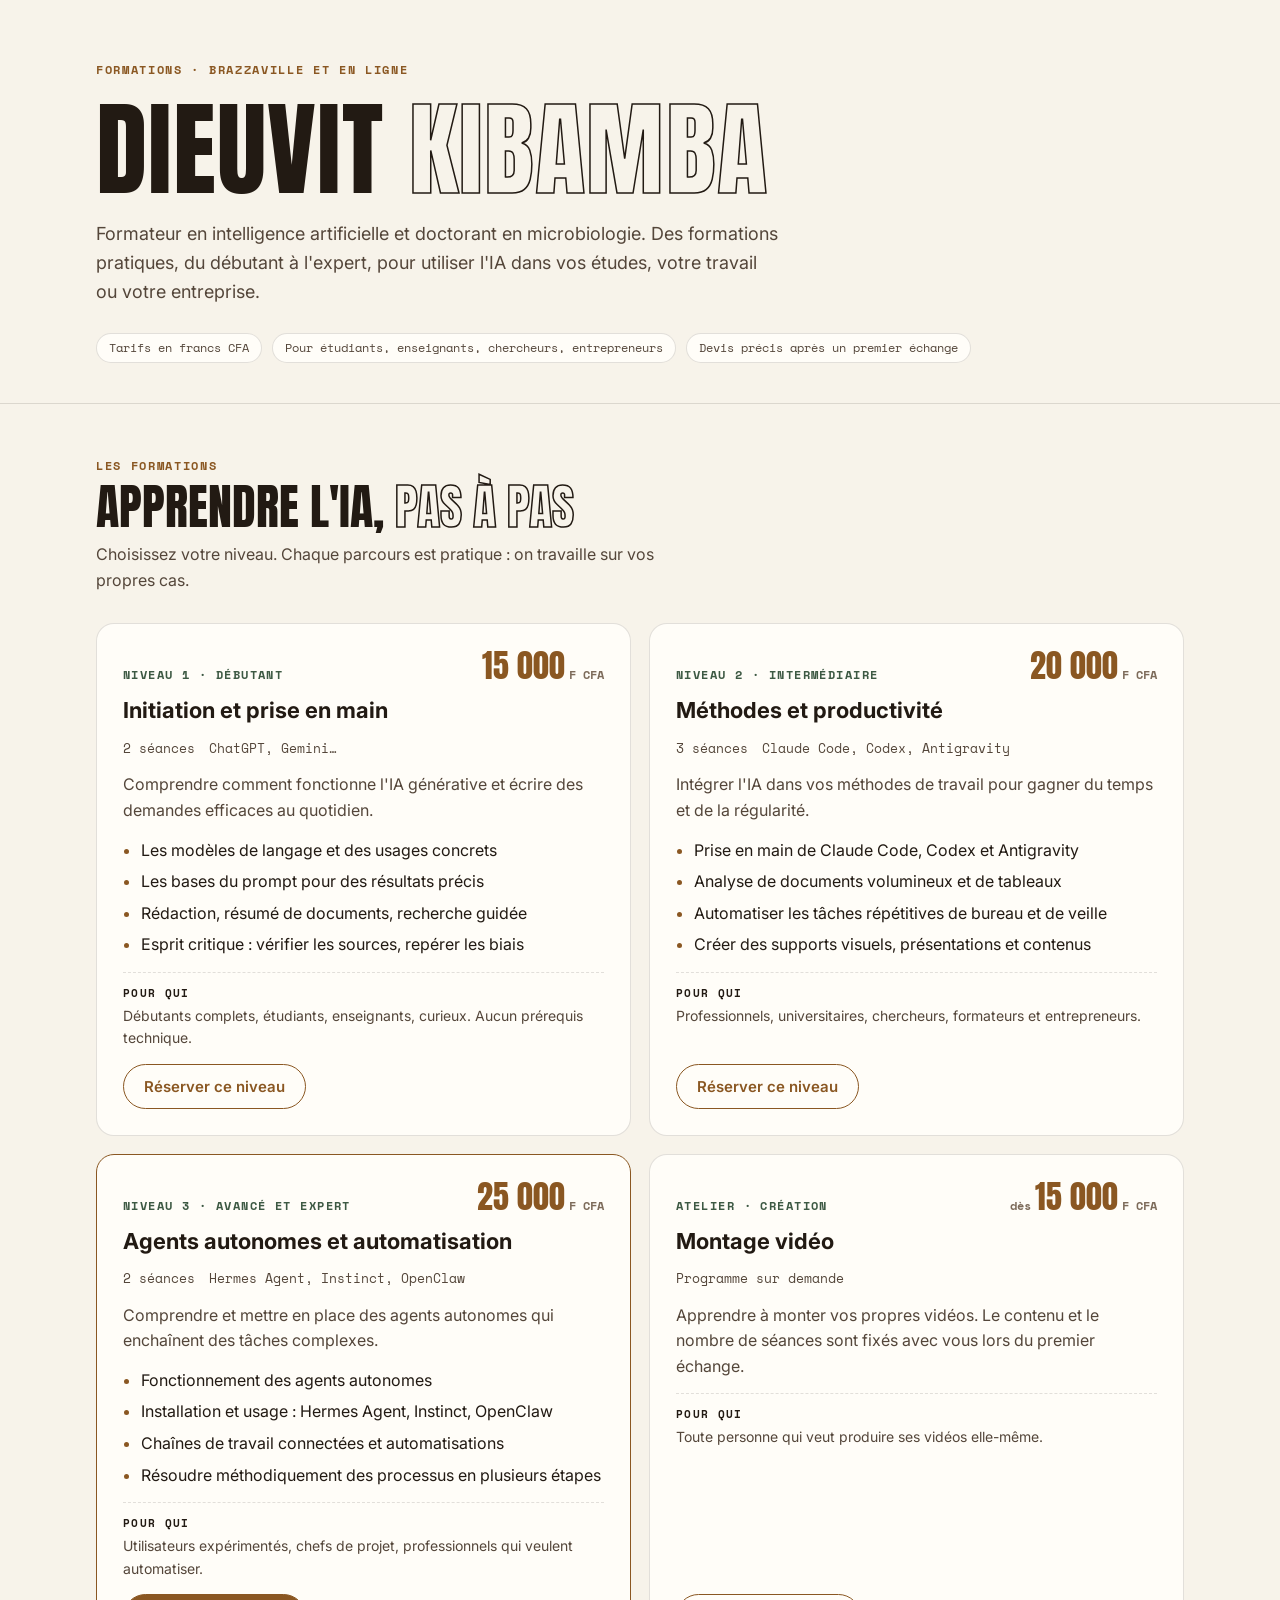
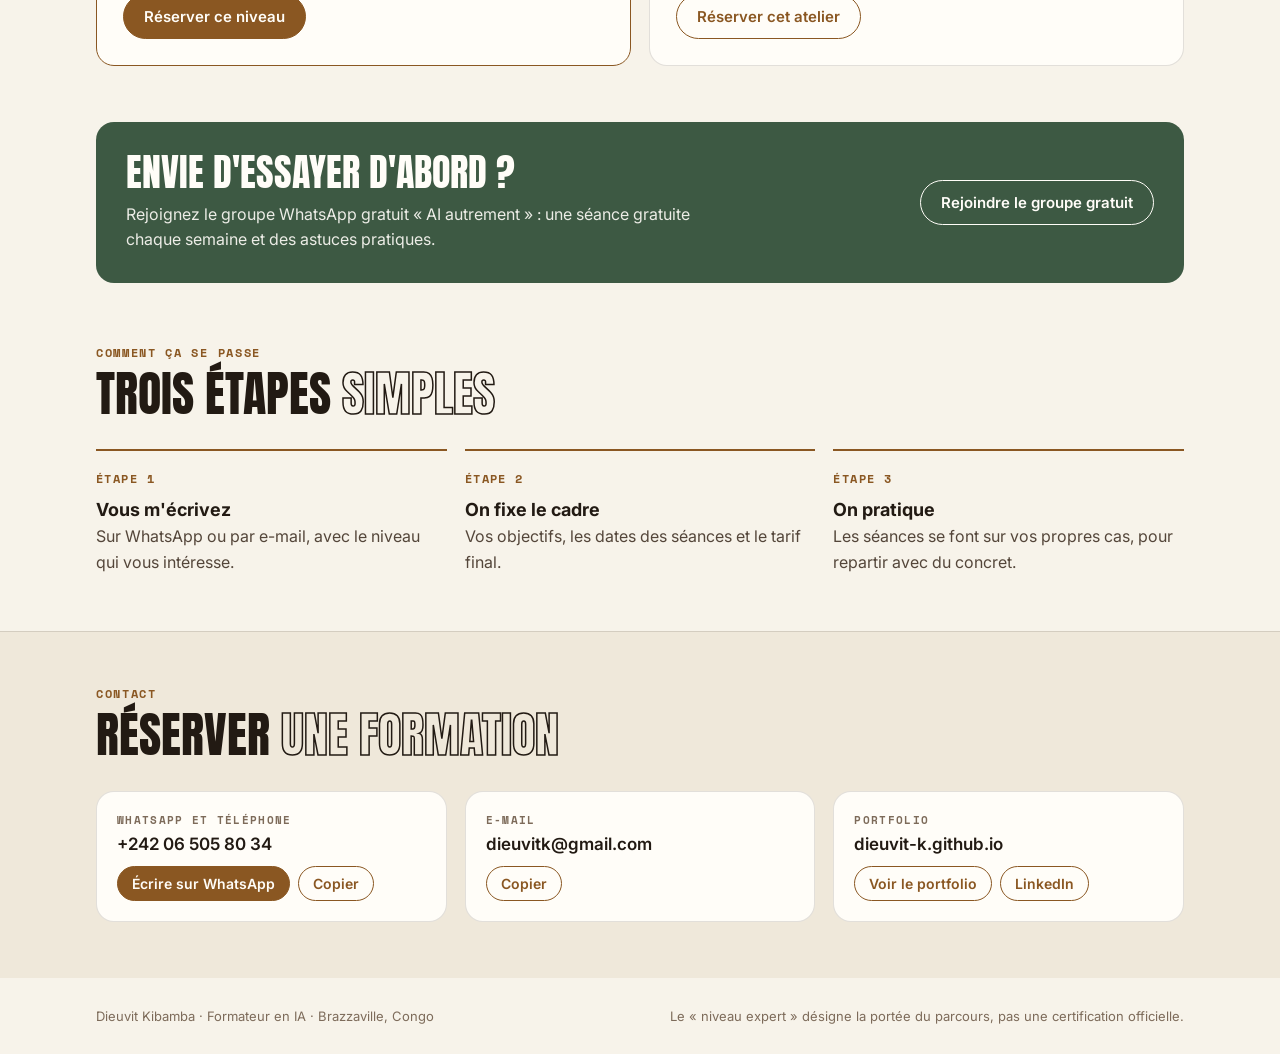
<file: formations/index.html>
<!doctype html>
<html lang="fr">
<head>
<meta charset="utf-8">
<meta name="viewport" content="width=device-width,initial-scale=1,viewport-fit=cover">
<meta name="description" content="Formations en intelligence artificielle et montage vidéo à Brazzaville : débutant, intermédiaire, agents autonomes. Tarifs en F CFA.">
<meta property="og:type" content="website">
<meta property="og:title" content="Formations · Dieuvit Kibamba">
<meta property="og:description" content="Formations IA du débutant à l'expert et atelier montage vidéo. Tarifs en F CFA, réservation sur WhatsApp.">
<meta property="og:url" content="https://dieuvit-k.github.io/formations/">
<meta property="og:image" content="https://dieuvit-k.github.io/assets/photo.jpg">
<meta name="twitter:card" content="summary_large_image">
<link rel="icon" type="image/svg+xml" href="../assets/favicon.svg">
<style>:root{padding-top:env(safe-area-inset-top,0px);padding-bottom:env(safe-area-inset-bottom,0px)}body{margin:0}img{max-width:100%}</style>
<title>Formations · Dieuvit Kibamba</title>
<link rel="preconnect" href="https://fonts.googleapis.com">
<link rel="stylesheet" href="https://fonts.googleapis.com/css2?family=Anton&family=Inter:wght@400;500;600;700&family=Space+Mono:wght@400;700&display=swap">
<style>
/* Mise en page : en-tête nom en grand, puis cartes de niveaux en grille, bande séance gratuite, déroulé, contact. Couleurs reprises du portfolio. */
:root{
  --bg:#F7F3EA; --bg-2:#EFE8DA; --card:#FFFDF8; --line:rgba(34,26,19,.13);
  --ink:#221A13; --muted:#54463A; --dim:#7D6B5A;
  --brown:#8A5722; --brown-dark:#6E441A; --green:#3D5943; --on-accent:#FFFDF8;
  --display:'Anton',Impact,'Arial Narrow',sans-serif;
  --sans:'Inter',system-ui,-apple-system,'Segoe UI',sans-serif;
  --mono:'Space Mono',ui-monospace,monospace;
  --radius:18px;
}
@media (prefers-color-scheme: dark){:root:not([data-theme="light"]){
  --bg:#17110C; --bg-2:#201811; --card:#241B13; --line:rgba(247,243,234,.13);
  --ink:#F3ECDF; --muted:#CDBFAE; --dim:#A8977F;
  --brown:#D39A5A; --brown-dark:#E5B27A; --green:#8DB394; --on-accent:#17110C; color-scheme:dark}}
:root[data-theme="dark"]{
  --bg:#17110C; --bg-2:#201811; --card:#241B13; --line:rgba(247,243,234,.13);
  --ink:#F3ECDF; --muted:#CDBFAE; --dim:#A8977F;
  --brown:#D39A5A; --brown-dark:#E5B27A; --green:#8DB394; --on-accent:#17110C; color-scheme:dark}

*{box-sizing:border-box}
body{background:var(--bg);color:var(--ink);font:16px/1.6 var(--sans)}
.wrap{max-width:1120px;margin:0 auto;padding-left:max(16px,env(safe-area-inset-left,0px));padding-right:max(16px,env(safe-area-inset-right,0px))}
section{padding-block:56px}
h1,h2,h3{text-wrap:balance;margin:0}
a{color:inherit}
.eyebrow{font:700 12px/1 var(--mono);letter-spacing:.14em;text-transform:uppercase;color:var(--brown)}
.outline{color:transparent;-webkit-text-stroke:1.5px var(--ink)}

/* En-tête */
header.hero{padding-block:56px 40px;border-bottom:1px solid var(--line)}
.hero h1{font:400 clamp(44px,9vw,104px)/.95 var(--display);text-transform:uppercase;letter-spacing:.01em;margin-top:18px}
.hero p.lead{max-width:62ch;color:var(--muted);font-size:18px;margin:22px 0 0}
.hero .meta{display:flex;flex-wrap:wrap;gap:10px;margin-top:26px}
.chip{font:12px/1 var(--mono);border:1px solid var(--line);border-radius:99px;padding:8px 12px;color:var(--muted);background:var(--card)}

.sec-head{display:grid;gap:10px;margin-bottom:30px}
.sec-head h2{font:400 clamp(30px,5vw,48px)/1.05 var(--display);text-transform:uppercase}
.sec-head p{color:var(--muted);max-width:62ch;margin:0}

/* Cartes de formation */
.grid{display:grid;grid-template-columns:repeat(2,minmax(0,1fr));gap:18px}
.card{background:var(--card);border:1px solid var(--line);border-radius:var(--radius);padding:26px;display:flex;flex-direction:column;gap:14px;min-width:0}
.card.hot{border-color:var(--brown)}
.card-top{display:flex;justify-content:space-between;align-items:baseline;gap:12px;flex-wrap:wrap}
.level{font:700 12px/1 var(--mono);letter-spacing:.12em;text-transform:uppercase;color:var(--green)}
.price{font:400 32px/1 var(--display);color:var(--brown);font-variant-numeric:tabular-nums;white-space:nowrap}
.price small{font:700 12px var(--mono);color:var(--dim);margin-left:4px}
.card h3{font:700 22px/1.25 var(--sans)}
.facts{font:13px/1.5 var(--mono);color:var(--muted);display:flex;flex-wrap:wrap;gap:6px 14px}
.card p{margin:0;color:var(--muted)}
.card ul{margin:0;padding-left:18px;display:grid;gap:6px}
.card li::marker{color:var(--brown)}
.who{border-top:1px dashed var(--line);padding-top:12px;font-size:14px;color:var(--muted)}
.who strong{display:block;font:700 11px var(--mono);letter-spacing:.12em;text-transform:uppercase;color:var(--ink);margin-bottom:4px}
.card .btn{margin-top:auto;align-self:flex-start}

.btn{display:inline-flex;align-items:center;gap:8px;font:600 15px var(--sans);text-decoration:none;border-radius:99px;padding:12px 20px;border:1.5px solid var(--brown);color:var(--brown);background:transparent;cursor:pointer}
.btn:hover{background:var(--brown);color:var(--on-accent)}
.btn.solid{background:var(--brown);color:var(--on-accent)}
.btn.solid:hover{background:var(--brown-dark);border-color:var(--brown-dark)}
.btn:focus-visible{outline:3px solid var(--green);outline-offset:3px}

/* Bande gratuite */
.free{background:var(--green);color:var(--on-accent);border-radius:var(--radius);padding:30px;display:grid;grid-template-columns:minmax(0,1fr) auto;gap:20px;align-items:center}
.free h2{font:400 clamp(26px,4vw,38px)/1.1 var(--display);text-transform:uppercase}
.free p{margin:8px 0 0;opacity:.9;max-width:60ch}
.free .btn{border-color:var(--on-accent);color:var(--on-accent)}
.free .btn:hover{background:var(--on-accent);color:var(--green)}

/* Déroulé */
.steps{display:grid;grid-template-columns:repeat(3,minmax(0,1fr));gap:18px;counter-reset:s;list-style:none;padding:0;margin:0}
.steps li{border-top:2px solid var(--brown);padding-top:14px;min-width:0}
.steps li::before{counter-increment:s;content:"Étape " counter(s);font:700 12px var(--mono);letter-spacing:.12em;text-transform:uppercase;color:var(--brown)}
.steps h3{font:700 18px var(--sans);margin:8px 0 4px}
.steps p{margin:0;color:var(--muted)}

/* Contact */
.contact{background:var(--bg-2);border-top:1px solid var(--line)}
.contact-grid{display:grid;grid-template-columns:repeat(3,minmax(0,1fr));gap:18px}
.c-item{background:var(--card);border:1px solid var(--line);border-radius:var(--radius);padding:20px;display:grid;gap:6px;min-width:0}
.c-label{font:700 11px var(--mono);letter-spacing:.12em;text-transform:uppercase;color:var(--dim)}
.c-value{font:600 17px var(--sans);overflow-wrap:anywhere;user-select:all}
.c-actions{display:flex;flex-wrap:wrap;gap:8px;margin-top:6px}
.c-actions .btn{padding:8px 14px;font-size:14px}
footer{padding-block:28px;color:var(--dim);font-size:13px}
footer .wrap{display:flex;flex-wrap:wrap;gap:8px 20px;justify-content:space-between}

@media (max-width:760px){
  .grid,.steps,.contact-grid{grid-template-columns:minmax(0,1fr)}
  .free{grid-template-columns:minmax(0,1fr)}
  section{padding-block:44px}
}
@media (prefers-reduced-motion:no-preference){.btn{transition:background .2s,color .2s}}
</style>

</head>
<body>
<header class="hero">
  <div class="wrap">
    <span class="eyebrow">Formations · Brazzaville et en ligne</span>
    <h1>Dieuvit <span class="outline">Kibamba</span></h1>
    <p class="lead">Formateur en intelligence artificielle et doctorant en microbiologie. Des formations pratiques, du débutant à l'expert, pour utiliser l'IA dans vos études, votre travail ou votre entreprise.</p>
    <div class="meta">
      <span class="chip">Tarifs en francs CFA</span>
      <span class="chip">Pour étudiants, enseignants, chercheurs, entrepreneurs</span>
      <span class="chip">Devis précis après un premier échange</span>
    </div>
  </div>
</header>

<section id="formations">
  <div class="wrap">
    <div class="sec-head">
      <span class="eyebrow">Les formations</span>
      <h2>Apprendre l'IA, <span class="outline">pas à pas</span></h2>
      <p>Choisissez votre niveau. Chaque parcours est pratique : on travaille sur vos propres cas.</p>
    </div>

    <div class="grid">
      <article class="card">
        <div class="card-top"><span class="level">Niveau 1 · Débutant</span><span class="price">15 000<small>F CFA</small></span></div>
        <h3>Initiation et prise en main</h3>
        <div class="facts"><span>2 séances</span><span>ChatGPT, Gemini…</span></div>
        <p>Comprendre comment fonctionne l'IA générative et écrire des demandes efficaces au quotidien.</p>
        <ul>
          <li>Les modèles de langage et des usages concrets</li>
          <li>Les bases du prompt pour des résultats précis</li>
          <li>Rédaction, résumé de documents, recherche guidée</li>
          <li>Esprit critique : vérifier les sources, repérer les biais</li>
        </ul>
        <div class="who"><strong>Pour qui</strong>Débutants complets, étudiants, enseignants, curieux. Aucun prérequis technique.</div>
        <a class="btn" href="https://wa.me/242065058034?text=Bonjour%20Dieuvit%2C%20je%20souhaite%20m%27inscrire%20%C3%A0%20la%20formation%20IA%20d%C3%A9butant.%20Je%20voudrais%20prendre%20rendez-vous." target="_blank" rel="noopener">Réserver ce niveau</a>
      </article>

      <article class="card">
        <div class="card-top"><span class="level">Niveau 2 · Intermédiaire</span><span class="price">20 000<small>F CFA</small></span></div>
        <h3>Méthodes et productivité</h3>
        <div class="facts"><span>3 séances</span><span>Claude Code, Codex, Antigravity</span></div>
        <p>Intégrer l'IA dans vos méthodes de travail pour gagner du temps et de la régularité.</p>
        <ul>
          <li>Prise en main de Claude Code, Codex et Antigravity</li>
          <li>Analyse de documents volumineux et de tableaux</li>
          <li>Automatiser les tâches répétitives de bureau et de veille</li>
          <li>Créer des supports visuels, présentations et contenus</li>
        </ul>
        <div class="who"><strong>Pour qui</strong>Professionnels, universitaires, chercheurs, formateurs et entrepreneurs.</div>
        <a class="btn" href="https://wa.me/242065058034?text=Bonjour%20Dieuvit%2C%20je%20souhaite%20m%27inscrire%20%C3%A0%20la%20formation%20IA%20interm%C3%A9diaire.%20Je%20voudrais%20prendre%20rendez-vous." target="_blank" rel="noopener">Réserver ce niveau</a>
      </article>

      <article class="card hot">
        <div class="card-top"><span class="level">Niveau 3 · Avancé et expert</span><span class="price">25 000<small>F CFA</small></span></div>
        <h3>Agents autonomes et automatisation</h3>
        <div class="facts"><span>2 séances</span><span>Hermes Agent, Instinct, OpenClaw</span></div>
        <p>Comprendre et mettre en place des agents autonomes qui enchaînent des tâches complexes.</p>
        <ul>
          <li>Fonctionnement des agents autonomes</li>
          <li>Installation et usage : Hermes Agent, Instinct, OpenClaw</li>
          <li>Chaînes de travail connectées et automatisations</li>
          <li>Résoudre méthodiquement des processus en plusieurs étapes</li>
        </ul>
        <div class="who"><strong>Pour qui</strong>Utilisateurs expérimentés, chefs de projet, professionnels qui veulent automatiser.</div>
        <a class="btn solid" href="https://wa.me/242065058034?text=Bonjour%20Dieuvit%2C%20je%20souhaite%20m%27inscrire%20%C3%A0%20la%20formation%20agents%20autonomes.%20Je%20voudrais%20prendre%20rendez-vous." target="_blank" rel="noopener">Réserver ce niveau</a>
      </article>

      <article class="card">
        <div class="card-top"><span class="level">Atelier · Création</span><span class="price"><small style="margin:0 4px 0 0">dès</small>15 000<small>F CFA</small></span></div>
        <h3>Montage vidéo</h3>
        <div class="facts"><span>Programme sur demande</span></div>
        <p>Apprendre à monter vos propres vidéos. Le contenu et le nombre de séances sont fixés avec vous lors du premier échange.</p>
        <div class="who"><strong>Pour qui</strong>Toute personne qui veut produire ses vidéos elle-même.</div>
        <a class="btn" href="https://wa.me/242065058034?text=Bonjour%20Dieuvit%2C%20je%20souhaite%20m%27inscrire%20%C3%A0%20la%20formation%20montage%20vid%C3%A9o.%20Je%20voudrais%20prendre%20rendez-vous." target="_blank" rel="noopener">Réserver cet atelier</a>
      </article>
    </div>
  </div>
</section>

<section style="padding-top:0">
  <div class="wrap">
    <div class="free">
      <div>
        <h2>Envie d'essayer d'abord ?</h2>
        <p>Rejoignez le groupe WhatsApp gratuit « AI autrement » : une séance gratuite chaque semaine et des astuces pratiques.</p>
      </div>
      <a class="btn" href="https://chat.whatsapp.com/LcHf0zC00cR6ossgJPcyrW" target="_blank" rel="noopener">Rejoindre le groupe gratuit</a>
    </div>
  </div>
</section>

<section style="padding-top:8px">
  <div class="wrap">
    <div class="sec-head">
      <span class="eyebrow">Comment ça se passe</span>
      <h2>Trois étapes <span class="outline">simples</span></h2>
    </div>
    <ol class="steps">
      <li><h3>Vous m'écrivez</h3><p>Sur WhatsApp ou par e-mail, avec le niveau qui vous intéresse.</p></li>
      <li><h3>On fixe le cadre</h3><p>Vos objectifs, les dates des séances et le tarif final.</p></li>
      <li><h3>On pratique</h3><p>Les séances se font sur vos propres cas, pour repartir avec du concret.</p></li>
    </ol>
  </div>
</section>

<section class="contact" id="contact">
  <div class="wrap">
    <div class="sec-head">
      <span class="eyebrow">Contact</span>
      <h2>Réserver <span class="outline">une formation</span></h2>
    </div>
    <div class="contact-grid">
      <div class="c-item">
        <span class="c-label">WhatsApp et téléphone</span>
        <span class="c-value" id="tel">+242 06 505 80 34</span>
        <div class="c-actions">
          <a class="btn solid" href="https://wa.me/242065058034" target="_blank" rel="noopener">Écrire sur WhatsApp</a>
          <button class="btn" type="button" id="copy-tel" data-copy="+242 06 505 80 34">Copier</button>
        </div>
      </div>
      <div class="c-item">
        <span class="c-label">E-mail</span>
        <span class="c-value">dieuvitk@gmail.com</span>
        <div class="c-actions"><button class="btn" type="button" id="copy-mail" data-copy="dieuvitk@gmail.com">Copier</button></div>
      </div>
      <div class="c-item">
        <span class="c-label">Portfolio</span>
        <span class="c-value">dieuvit-k.github.io</span>
        <div class="c-actions">
          <a class="btn" href="https://dieuvit-k.github.io/" target="_blank" rel="noopener">Voir le portfolio</a>
          <a class="btn" href="https://linkedin.com/in/dieuvit-kibamba" target="_blank" rel="noopener">LinkedIn</a>
        </div>
      </div>
    </div>
  </div>
</section>

<footer><div class="wrap"><span>Dieuvit Kibamba · Formateur en IA · Brazzaville, Congo</span><span>Le « niveau expert » désigne la portée du parcours, pas une certification officielle.</span></div></footer>

<script>
document.querySelectorAll('[data-copy]').forEach(function(b){
  b.addEventListener('click',function(){
    var t=b.getAttribute('data-copy'),old=b.textContent;
    function done(){b.textContent='Copié';setTimeout(function(){b.textContent=old},1600)}
    try{navigator.clipboard.writeText(t).then(done,function(){b.textContent='Sélectionnez le texte'});}
    catch(e){b.textContent='Sélectionnez le texte'}
  });
});
</script>
</body>
</html>
</file>
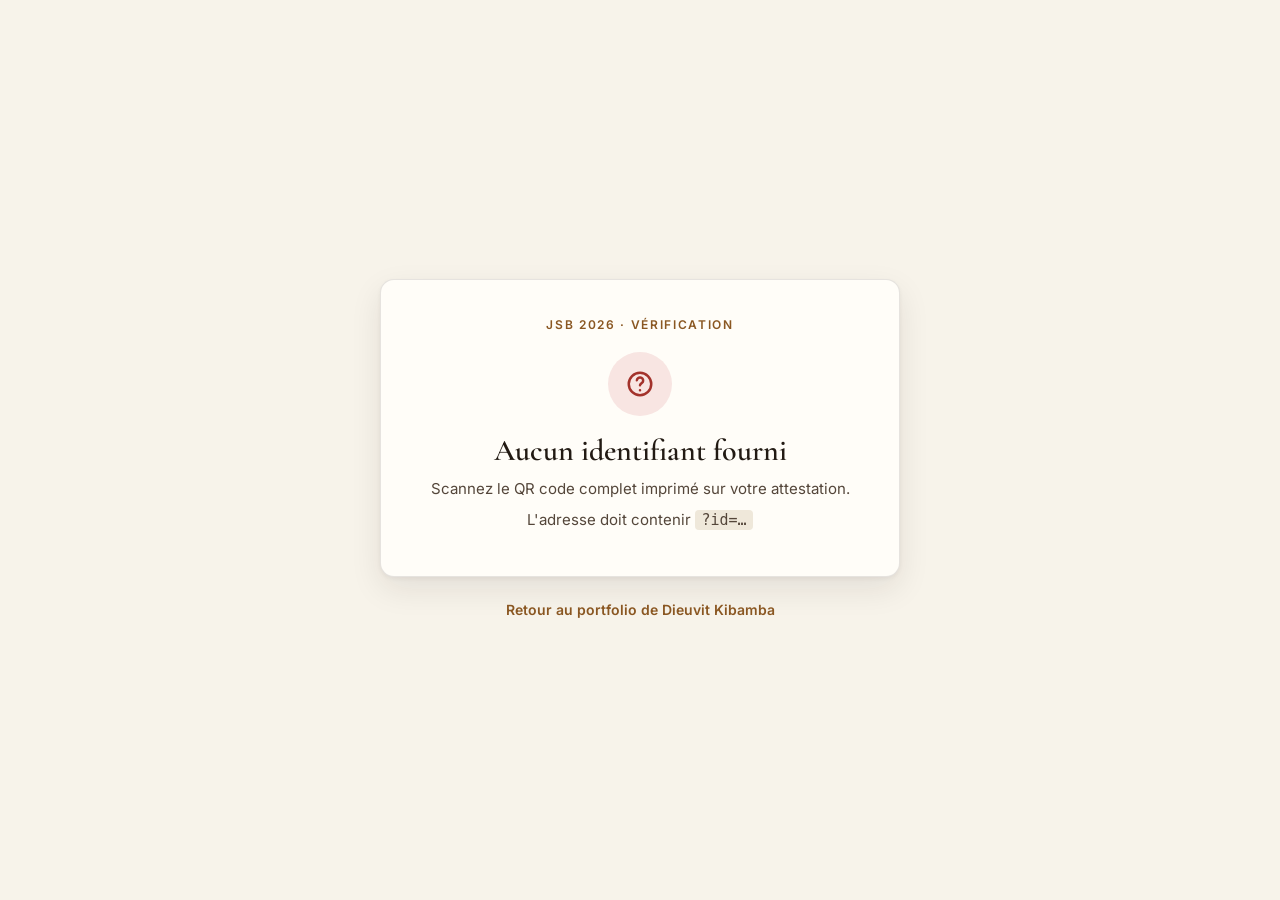
<file: verify/index.html>
<!DOCTYPE html>
<html lang="fr">
<head>
  <meta charset="UTF-8">
  <meta name="viewport" content="width=device-width, initial-scale=1.0">
  <meta name="robots" content="noindex">
  <title>Vérification d'attestation · JSB 2026</title>
  <link rel="icon" type="image/svg+xml" href="../assets/favicon.svg">
  <style>
    @font-face { font-family: 'Inter'; font-weight: 400; font-display: swap; src: url('../assets/fonts/inter-400.woff2') format('woff2'); }
    @font-face { font-family: 'Inter'; font-weight: 600; font-display: swap; src: url('../assets/fonts/inter-600.woff2') format('woff2'); }
    @font-face { font-family: 'Cormorant Garamond'; font-weight: 600; font-display: swap; src: url('../assets/fonts/cormorant-600.woff2') format('woff2'); }
    :root {
      --paper: #F7F3EA; --card: #FFFDF8; --ink: #221A13; --ink-2: #54463A; --ink-3: #7D6B5A;
      --accent: #8A5722; --line: rgba(34, 26, 19, 0.11);
      --ok: #2F6B45; --ok-soft: #E6F0E8; --ko: #A3322B; --ko-soft: #F8E5E2;
    }
    * { margin: 0; padding: 0; box-sizing: border-box; }
    body {
      font-family: 'Inter', system-ui, sans-serif; background: var(--paper); color: var(--ink);
      min-height: 100vh; display: flex; flex-direction: column; align-items: center; justify-content: center;
      padding: 24px 16px; line-height: 1.55;
    }
    .card {
      background: var(--card); border: 1px solid var(--line); border-radius: 14px;
      padding: 36px 32px; max-width: 520px; width: 100%; text-align: center;
      box-shadow: 0 2px 4px rgba(34,26,19,.05), 0 12px 32px rgba(34,26,19,.09);
    }
    .eyebrow { font-size: 12px; font-weight: 600; letter-spacing: .14em; text-transform: uppercase; color: var(--accent); margin-bottom: 18px; }
    .seal { width: 64px; height: 64px; border-radius: 50%; display: grid; place-items: center; margin: 0 auto 18px; background: #EFE8DA; color: var(--ink-3); }
    .seal svg { width: 30px; height: 30px; fill: none; stroke: currentColor; stroke-width: 2; stroke-linecap: round; stroke-linejoin: round; }
    .valid .seal { background: var(--ok-soft); color: var(--ok); }
    .invalid .seal { background: var(--ko-soft); color: var(--ko); }
    .loading .seal { animation: pulse 1.4s ease-in-out infinite; }
    @keyframes pulse { 50% { opacity: .5; } }
    h1 { font-family: 'Cormorant Garamond', Georgia, serif; font-size: 30px; font-weight: 600; line-height: 1.15; margin-bottom: 8px; }
    .subtitle { color: var(--ink-2); font-size: 15px; margin-bottom: 8px; }
    .status { display: inline-block; margin: 12px 0 4px; padding: 6px 14px; border-radius: 999px; font-size: 13px; font-weight: 600; letter-spacing: .06em; text-transform: uppercase; }
    .valid .status { background: var(--ok-soft); color: var(--ok); }
    .invalid .status { background: var(--ko-soft); color: var(--ko); }
    .info { text-align: left; margin: 22px 0 18px; border-top: 1px solid var(--line); }
    .row { display: flex; justify-content: space-between; gap: 16px; padding: 10px 0; border-bottom: 1px solid var(--line); }
    .label { color: var(--ink-3); font-size: 13.5px; }
    .value { font-weight: 600; font-size: 14.5px; text-align: right; }
    .mono { font-family: ui-monospace, Consolas, monospace; font-size: 13px; }
    .org { font-size: 13.5px; color: var(--ink-3); }
    .org strong { color: var(--ink-2); }
    code { font-family: ui-monospace, Consolas, monospace; background: #EFE8DA; padding: 1px 6px; border-radius: 4px; }
    .back { margin-top: 22px; font-size: 14px; color: var(--ink-3); }
    .back a { color: var(--accent); font-weight: 600; text-decoration: none; }
    .back a:hover { text-decoration: underline; }
  </style>
</head>
<body>
  <main class="card loading" id="card" aria-live="polite">
    <p class="eyebrow">JSB 2026 · Vérification</p>
    <div class="seal"><svg viewBox="0 0 24 24"><circle cx="11" cy="11" r="7"/><path d="M21 21l-4.3-4.3"/></svg></div>
    <h1>Vérification de l'attestation</h1>
    <p class="subtitle">Vérification en cours…</p>
  </main>
  <p class="back"><a href="../">Retour au portfolio de Dieuvit Kibamba</a></p>

  <script>
    (function () {
      'use strict';

      var EVENT = 'Journée des Sciences Biologiques 2026 (2ᵉ édition)';
      var ORG = 'Organisée par <strong>Pr Aimé Christian KAYATH</strong><br>Faculté des Sciences et Techniques, Université Marien Ngouabi';
      var ICON_OK = '<svg viewBox="0 0 24 24"><path d="M20 6L9 17l-5-5"/></svg>';
      var ICON_KO = '<svg viewBox="0 0 24 24"><path d="M18 6L6 18M6 6l12 12"/></svg>';
      var ICON_Q = '<svg viewBox="0 0 24 24"><circle cx="12" cy="12" r="9"/><path d="M9.5 9a2.5 2.5 0 015 .5c0 1.7-2.5 2-2.5 3.5M12 17h.01"/></svg>';

      // Échappe tout texte venant de l'URL ou des données avant affichage
      function esc(v) {
        return String(v == null ? '' : v).replace(/[&<>"']/g, function (c) {
          return { '&': '&amp;', '<': '&lt;', '>': '&gt;', '"': '&quot;', "'": '&#39;' }[c];
        });
      }

      var card = document.getElementById('card');
      var certId = (new URLSearchParams(window.location.search).get('id') || '').trim();

      function show(state, html) {
        card.className = 'card ' + state;
        card.innerHTML = '<p class="eyebrow">JSB 2026 · Vérification</p>' + html;
      }

      if (!certId) {
        show('invalid',
          '<div class="seal">' + ICON_Q + '</div>' +
          '<h1>Aucun identifiant fourni</h1>' +
          '<p class="subtitle">Scannez le QR code complet imprimé sur votre attestation.</p>' +
          '<p class="subtitle">L\'adresse doit contenir <code>?id=…</code></p>');
        return;
      }

      fetch('certificats_data.json', { cache: 'no-cache' })
        .then(function (r) { if (!r.ok) throw new Error('HTTP ' + r.status); return r.json(); })
        .then(function (data) {
          var cert = data && data.certificats ? data.certificats[certId] : null;

          if (!cert || cert.valide !== true) {
            show('invalid',
              '<div class="seal">' + ICON_KO + '</div>' +
              '<h1>Attestation introuvable</h1>' +
              '<p class="subtitle">Cet identifiant ne correspond à aucune attestation enregistrée.</p>' +
              '<span class="status">Non authentifiée</span>' +
              '<div class="info"><div class="row"><span class="label">Identifiant</span><span class="value mono">' + esc(certId) + '</span></div></div>' +
              '<p class="org">En cas d\'erreur, contactez le comité d\'organisation.</p>');
            return;
          }

          var date = cert.date ? String(cert.date).toLowerCase() : '12 juillet 2026';
          show('valid',
            '<div class="seal">' + ICON_OK + '</div>' +
            '<h1>Attestation authentique</h1>' +
            '<p class="subtitle">Cette attestation est valide et enregistrée.</p>' +
            '<span class="status">' + esc(cert.type_label || 'Attestation') + '</span>' +
            '<div class="info">' +
              '<div class="row"><span class="label">Bénéficiaire</span><span class="value">' + esc(cert.nom) + '</span></div>' +
              '<div class="row"><span class="label">Événement</span><span class="value">' + EVENT + '</span></div>' +
              '<div class="row"><span class="label">Date</span><span class="value">' + esc(date) + '</span></div>' +
              '<div class="row"><span class="label">Lieu</span><span class="value">' + esc(cert.lieu || 'FST Brazzaville') + '</span></div>' +
              '<div class="row"><span class="label">Identifiant</span><span class="value mono">' + esc(certId) + '</span></div>' +
            '</div>' +
            '<p class="org">' + ORG + '</p>');
        })
        .catch(function () {
          show('invalid',
            '<div class="seal">' + ICON_Q + '</div>' +
            '<h1>Vérification impossible</h1>' +
            '<p class="subtitle">Les données de vérification n\'ont pas pu être chargées. Réessayez dans quelques instants.</p>');
        });
    })();
  </script>
</body>
</html>
</file>
<file: styles.css>
/* =================================================================
   Dieuvit Kibamba · Portfolio · version « scène »
   Fond sombre, grand nom plein + contour, bandes qui défilent,
   compte à rebours, frise par années. Couleurs du drapeau congolais.
================================================================= */

@font-face { font-family: 'Inter'; font-style: normal; font-weight: 400; font-display: swap; src: url('assets/fonts/inter-400.woff2') format('woff2'); }
@font-face { font-family: 'Inter'; font-style: normal; font-weight: 600 800; font-display: swap; src: url('assets/fonts/inter-600.woff2') format('woff2'); }
@font-face { font-family: 'Anton'; font-style: normal; font-weight: 400; font-display: swap; src: url('assets/fonts/anton-400.woff2') format('woff2'); }
@font-face { font-family: 'Space Mono'; font-style: normal; font-weight: 400; font-display: swap; src: url('assets/fonts/spacemono-400.woff2') format('woff2'); }
@font-face { font-family: 'Space Mono'; font-style: normal; font-weight: 700; font-display: swap; src: url('assets/fonts/spacemono-700.woff2') format('woff2'); }

:root {
  --bg: #F7F3EA;
  --bg-2: #EFE8DA;
  --card: #FFFDF8;
  --line: rgba(34,26,19,.12);
  --ink: #221A13;
  --muted: #54463A;
  --dim: #7D6B5A;
  --green: #3D5943;
  --yellow: #8A5722;      /* brun, couleur principale */
  --yellow-dark: #6E441A;
  --dark: #1E150E;
  --red: #7D6B5A;
  --accent: var(--yellow);
  --display: 'Anton', Impact, 'Arial Narrow', sans-serif;
  --mono: 'Space Mono', ui-monospace, monospace;
  --sans: 'Inter', system-ui, -apple-system, 'Segoe UI', sans-serif;
  --ease-out: cubic-bezier(.16,1,.3,1);
  --radius: 18px;
  --wrap: 1180px;
}

*, *::before, *::after { box-sizing: border-box; }
html { scroll-behavior: smooth; -webkit-text-size-adjust: 100%; }
body {
  margin: 0; background: var(--bg); color: var(--ink);
  font: 400 17px/1.6 var(--sans); -webkit-font-smoothing: antialiased;
  overflow-x: hidden;
}
body.is-loading { overflow: hidden; }
img { max-width: 100%; display: block; }
a { color: inherit; text-decoration: none; }
button { font: inherit; color: inherit; }
h1, h2, h3, h4, p { margin: 0; }
ul, ol { margin: 0; padding: 0; list-style: none; }
::selection { background: var(--yellow); color: #fff; }
:focus-visible { outline: 2px solid var(--yellow); outline-offset: 3px; border-radius: 6px; }

.sr-only { position: absolute; width: 1px; height: 1px; overflow: hidden; clip: rect(0 0 0 0); white-space: nowrap; }
.icon { width: 1.1em; height: 1.1em; flex-shrink: 0; fill: none; stroke: currentColor; stroke-width: 1.8; stroke-linecap: round; stroke-linejoin: round; }
.skip-link { position: absolute; top: -100px; left: 16px; z-index: 300; background: var(--yellow); color: #fff; padding: 10px 18px; border-radius: 8px; font-weight: 700; }
.skip-link:focus { top: 12px; }
.container { width: min(var(--wrap), 100% - 40px); margin-inline: auto; }
.outline { color: transparent; -webkit-text-stroke: 1.5px var(--ink); }

/* ---------- Écran de chargement ---------- */
.loader {
  position: fixed; inset: 0; z-index: 500; background: var(--bg);
  display: grid; place-items: center;
  transition: clip-path 1s var(--ease-out), visibility 0s 1s;
  clip-path: inset(0 0 0 0);
}
.loader.done { clip-path: inset(0 0 100% 0); visibility: hidden; }
.loader-inner { text-align: center; width: min(520px, 86vw); }
.loader-kicker { font: 700 12px var(--mono); letter-spacing: .3em; text-transform: uppercase; color: var(--yellow); }
.loader-mark { font: 400 clamp(72px, 18vw, 170px)/.9 var(--display); letter-spacing: .01em; margin: 14px 0 26px; }
.loader-mark .outline { -webkit-text-stroke-width: 2px; }
.loader-bar { height: 3px; background: var(--line); border-radius: 3px; overflow: hidden; }
.loader-bar span { display: block; height: 100%; width: 0; background: linear-gradient(90deg, var(--green), var(--yellow), var(--red)); }
.loader-pct { font: 700 13px var(--mono); color: var(--muted); margin-top: 12px; letter-spacing: .1em; }
.loader-skip { position: absolute; right: 24px; bottom: 24px; background: none; border: 1px solid var(--line); color: var(--muted); padding: 8px 16px; border-radius: 99px; font: 400 12px var(--mono); letter-spacing: .1em; text-transform: uppercase; cursor: pointer; }
.loader-skip:hover { color: var(--ink); border-color: var(--muted); }

/* Barre de progression de lecture */
.progress { position: fixed; top: 0; left: 0; right: 0; height: 3px; z-index: 120; pointer-events: none; }
.progress span { display: block; height: 100%; width: 100%; transform-origin: 0 50%; transform: scaleX(0); background: linear-gradient(90deg, var(--green), var(--yellow), var(--red)); }

/* ---------- En-tête ---------- */
.site-header { position: fixed; inset: 0 0 auto; z-index: 100; background: rgba(247,243,234,.82); backdrop-filter: blur(12px); -webkit-backdrop-filter: blur(12px); transition: background .35s, backdrop-filter .35s, border-color .35s; border-bottom: 1px solid transparent; }
.site-header.scrolled { background: rgba(247,243,234,.78); backdrop-filter: blur(14px); -webkit-backdrop-filter: blur(14px); border-color: var(--line); }
.nav-wrapper { width: min(1280px, 100% - 40px); margin-inline: auto; height: 72px; display: flex; align-items: center; justify-content: space-between; }
.brand { display: flex; align-items: center; gap: 12px; }
.flag { display: inline-flex; width: 22px; height: 15px; border-radius: 3px; overflow: hidden; transform: skewX(-12deg); }
.flag i { flex: 1; } .flag i:nth-child(1){background:#12A150} .flag i:nth-child(2){background:#FBD13A} .flag i:nth-child(3){background:#E0322A}
.brand-name { font: 400 26px/1 var(--display); letter-spacing: .03em; }
.brand-name b { font-weight: 400; color: var(--yellow); }
.lang-switch { margin-left: auto; margin-right: 14px; font: 700 13px var(--mono); letter-spacing: .1em; color: var(--dim); padding: 8px 12px; border: 1px solid var(--line); border-radius: 99px; }
.lang-switch .on { color: var(--yellow); }
.lang-switch:hover { border-color: var(--yellow); }
@media (min-width: 1041px) { .lang-switch { order: 3; margin: 0 0 0 14px; } }
.nav { display: flex; align-items: center; gap: 4px; }
.nav-link { padding: 8px 14px; border-radius: 99px; font-size: 15px; font-weight: 500; color: var(--muted); transition: color .2s, background .2s; }
.nav-link:hover, .nav-link.active { color: var(--ink); }
.nav-link.active { background: rgba(34,26,19,.06); }
.nav-cta { background: var(--yellow); color: #fff !important; font-weight: 700; margin-left: 8px; }
.nav-cta:hover { background: var(--yellow-dark); }
.nav-toggle { display: none; width: 44px; height: 44px; border: 1px solid var(--line); background: none; border-radius: 12px; cursor: pointer; position: relative; }
.nav-toggle span { position: absolute; left: 12px; right: 12px; height: 2px; background: var(--ink); transition: transform .3s, opacity .3s; }
.nav-toggle span:nth-child(1){top:15px} .nav-toggle span:nth-child(2){top:21px} .nav-toggle span:nth-child(3){top:27px}
.nav-toggle.open span:nth-child(1){transform:translateY(6px) rotate(45deg)} .nav-toggle.open span:nth-child(2){opacity:0} .nav-toggle.open span:nth-child(3){transform:translateY(-6px) rotate(-45deg)}

/* ---------- Boutons ---------- */
.btn { display: inline-flex; align-items: center; gap: 10px; padding: 15px 26px; border-radius: 99px; font-weight: 700; font-size: 16px; border: 1px solid transparent; cursor: pointer; transition: transform .25s var(--ease-out), background .2s, color .2s, border-color .2s; }
.btn:hover { transform: translateY(-2px); }
.btn-primary { background: var(--yellow); color: #fff; box-shadow: 0 8px 22px rgba(138,87,34,.25); }
.btn-primary:hover { background: var(--yellow-dark); }
.btn-primary .dot { width: 8px; height: 8px; border-radius: 50%; background: #fff; }
.btn-ghost { border-color: rgba(34,26,19,.22); color: var(--ink); background: rgba(34,26,19,.03); }
.btn-ghost:hover { border-color: var(--ink); }
.btn-link { background: none; border: 0; color: var(--muted); padding: 15px 8px; }
.btn-link:hover { color: var(--ink); }
.text-link { display: inline-flex; align-items: center; gap: 8px; margin-top: 22px; font-weight: 700; color: var(--yellow); }
.text-link .icon { transition: transform .25s var(--ease-out); }
.text-link:hover .icon { transform: translate(3px,-3px); }

/* ---------- Accueil ---------- */
.hero { position: relative; min-height: 100svh; display: flex; align-items: flex-end; padding: 120px 0 110px; overflow: hidden; isolation: isolate; }
.hero-bg { position: absolute; inset: 0 0 0 auto; width: min(62vw, 900px); z-index: -2; }
.hero-bg picture, .hero-bg img { width: 100%; height: 100%; object-fit: cover; object-position: 50% 18%; }
.hero-bg img { transform: scale(1.08); transition: transform 2.2s var(--ease-out); }
.ready .hero-bg img { transform: scale(1); }
.hero-bg::after { content: ""; position: absolute; inset: 0; background:
  linear-gradient(90deg, var(--bg) 0%, rgba(247,243,234,.55) 18%, rgba(247,243,234,0) 40%),
  linear-gradient(0deg, var(--bg) 0%, rgba(247,243,234,0) 22%); }
.hero-grain { position: absolute; inset: 0; z-index: -1; opacity: .035; pointer-events: none; background-image: url("data:image/svg+xml;utf8,<svg xmlns='http://www.w3.org/2000/svg' width='160' height='160'><filter id='n'><feTurbulence type='fractalNoise' baseFrequency='.9' numOctaves='2' stitchTiles='stitch'/></filter><rect width='100%' height='100%' filter='url(%23n)'/></svg>"); }
.hero-inner { width: min(1280px, 100% - 40px); margin-inline: auto; }
.eyebrow { font: 700 13px var(--mono); letter-spacing: .22em; text-transform: uppercase; color: var(--yellow); display: flex; align-items: center; gap: 12px; }
.eyebrow .x { color: var(--red); font-size: 18px; }
.hero-name { font: 400 clamp(84px, 17.5vw, 260px)/.84 var(--display); letter-spacing: -.005em; margin: 18px 0 26px; text-transform: uppercase; }
.hero-name .line { display: block; overflow: hidden; padding-bottom: .02em; }
.hero-name .line-2 { font-size: .42em; letter-spacing: .14em; color: var(--muted); margin-top: .12em; }
.hero-name .outline { -webkit-text-stroke-width: 2px; }
.split .ch { display: inline-block; transform: translateY(105%); transition: transform 1s var(--ease-out); }
.ready .split .ch { transform: none; }
.hero-lead { max-width: 560px; font-size: clamp(17px, 1.6vw, 21px); color: #3E3228; line-height: 1.55; }
.hero-lead strong { color: var(--ink); }
.hero-actions { display: flex; flex-wrap: wrap; align-items: center; gap: 12px; margin-top: 32px; }
.hero-in { opacity: 0; transform: translateY(24px); transition: opacity .9s var(--ease-out), transform .9s var(--ease-out); }
.ready .hero-in { opacity: 1; transform: none; }
.ready .hero-in:nth-of-type(2) { transition-delay: .5s; }
.ready .hero-lead { transition-delay: .55s; } .ready .hero-actions { transition-delay: .7s; } .ready .countdown { transition-delay: .9s; }

/* Compte à rebours */
.countdown { position: absolute; right: max(20px, calc((100vw - 1280px) / 2)); bottom: 110px; width: 340px; padding: 22px; border-radius: var(--radius); background: rgba(255,253,248,.88); box-shadow: 0 18px 40px rgba(34,26,19,.12); backdrop-filter: blur(12px); -webkit-backdrop-filter: blur(12px); border: 1px solid var(--line); }
.cd-label { font: 700 11px var(--mono); letter-spacing: .18em; text-transform: uppercase; color: var(--green); display: flex; align-items: center; gap: 10px; }
.pulse { width: 8px; height: 8px; border-radius: 50%; background: var(--green); animation: pulse 2s infinite; display: inline-block; }
@keyframes pulse { 0% { box-shadow: 0 0 0 0 rgba(61,89,67,.6); } 70% { box-shadow: 0 0 0 10px rgba(61,89,67,0); } 100% { box-shadow: 0 0 0 0 rgba(61,89,67,0); } }
.cd-title { font: 400 34px/1 var(--display); letter-spacing: .02em; margin-top: 10px; }
.cd-sub { color: var(--muted); font-size: 14px; margin-top: 6px; line-height: 1.45; }
.cd-grid { display: grid; grid-template-columns: repeat(4, 1fr); gap: 8px; margin-top: 16px; }
.cd-grid div { background: rgba(34,26,19,.05); border-radius: 12px; padding: 10px 0 8px; text-align: center; }
.cd-grid strong { display: block; font: 400 30px/1 var(--display); font-variant-numeric: tabular-nums; }
.cd-grid span { font: 400 10px var(--mono); letter-spacing: .12em; text-transform: uppercase; color: var(--muted); }
.cd-link { display: inline-flex; align-items: center; gap: 6px; margin-top: 14px; font-size: 14px; font-weight: 600; color: var(--yellow); }

.scroll-hint { position: absolute; left: 50%; bottom: 34px; width: 24px; height: 40px; margin-left: -12px; border: 2px solid rgba(34,26,19,.3); border-radius: 14px; }
.scroll-hint span { position: absolute; left: 50%; top: 7px; width: 4px; height: 8px; margin-left: -2px; border-radius: 2px; background: var(--yellow); animation: wheel 1.8s var(--ease-out) infinite; }
@keyframes wheel { 0% { transform: translateY(0); opacity: 1; } 70% { transform: translateY(14px); opacity: 0; } 100% { opacity: 0; } }

/* ---------- Bandes qui défilent ---------- */
.tapes { position: relative; height: 170px; margin-top: -80px; z-index: 5; overflow: hidden; pointer-events: none; }
.tapes-mid { height: 110px; margin: 0; }
.tape { position: absolute; left: -5%; width: 110%; overflow: hidden; white-space: nowrap; box-shadow: 0 10px 30px rgba(34,26,19,.18); }
.tape-a { top: 52px; background: var(--yellow); color: #fff; transform: rotate(-3deg); z-index: 2; }
.tape-b { top: 64px; background: var(--green); color: #fff; transform: rotate(2.2deg); }
.tape-c { top: 30px; background: var(--dark); color: #F5EEE2; transform: rotate(-1.6deg); }
.tape-track { display: inline-flex; align-items: center; padding: 12px 0; animation: tape 38s linear infinite; will-change: transform; }
.tape-track.reverse { animation-direction: reverse; animation-duration: 46s; }
.tape span { font: 400 26px/1 var(--display); letter-spacing: .04em; text-transform: uppercase; padding: 0 22px; }
.tape b { font-size: 16px; opacity: .8; }
@keyframes tape { to { transform: translateX(-50%); } }

/* ---------- Chiffres ---------- */
.stats { padding: 40px 0 30px; }
.stats-grid { display: grid; grid-template-columns: repeat(4, 1fr); border-top: 1px solid var(--line); border-bottom: 1px solid var(--line); }
.stat { padding: 34px 26px; border-right: 1px solid var(--line); }
.stat:last-child { border-right: 0; }
.stat strong { display: block; font: 400 clamp(54px, 6vw, 80px)/1 var(--display); color: var(--yellow); font-variant-numeric: tabular-nums; }
.stat:nth-child(2) strong { color: var(--ink); } .stat:nth-child(3) strong { color: var(--green); } .stat:nth-child(4) strong { color: var(--ink); }
.stat p { margin-top: 10px; color: var(--muted); font-size: 15px; line-height: 1.45; }

/* ---------- Sections ---------- */
.section { padding: 120px 0; position: relative; }
.section-alt { background: var(--bg-2); }
.section-head { max-width: 860px; margin-bottom: 56px; }
.section-index { font: 700 13px var(--mono); letter-spacing: .2em; text-transform: uppercase; color: var(--yellow); }
.section-index::before { content: ""; display: inline-block; width: 28px; height: 2px; background: currentColor; vertical-align: middle; margin-right: 12px; }
.section-title { font: 400 clamp(52px, 8vw, 112px)/.92 var(--display); text-transform: uppercase; margin: 18px 0 18px; letter-spacing: .005em; }
.section-title .outline { -webkit-text-stroke-width: 1.5px; }
.section-sub { color: var(--muted); font-size: 18px; max-width: 640px; }

/* Apparition au défilement */
.js .reveal { opacity: 0; transform: translateY(40px); transition: opacity 1s var(--ease-out), transform 1s var(--ease-out); }
.js .reveal.visible { opacity: 1; transform: none; }

/* ---------- Cartes ---------- */
.card { background: var(--card); border: 1px solid var(--line); border-radius: var(--radius); padding: 32px; position: relative; overflow: hidden; transition: border-color .3s, transform .4s var(--ease-out); }
.card:hover { border-color: rgba(138,87,34,.35); }
.card-title { font-size: 22px; font-weight: 700; line-height: 1.25; letter-spacing: -.01em; }
.card-title-lg { font-size: clamp(24px, 2.6vw, 32px); }
.card-title small { display: block; font: 400 13px var(--mono); color: var(--muted); letter-spacing: .04em; margin-top: 8px; }
.card-text, .card-lead { color: #3E3228; margin-top: 12px; }
.card-lead { color: var(--ink); }
.tag { display: inline-block; font: 700 11px var(--mono); letter-spacing: .14em; text-transform: uppercase; padding: 5px 10px; border-radius: 6px; background: rgba(34,26,19,.06); color: var(--muted); margin-bottom: 16px; }
.tag-accent { background: rgba(138,87,34,.12); color: var(--yellow); }
.list { margin-top: 18px; display: grid; gap: 10px; }
.list li { position: relative; padding-left: 22px; color: #3E3228; font-size: 15.5px; }
.list li::before { content: "✕"; position: absolute; left: 0; top: 0; color: var(--yellow); font-size: 12px; }
.icon-box { display: inline-grid; place-items: center; width: 48px; height: 48px; border-radius: 14px; background: rgba(138,87,34,.1); color: var(--yellow); font-size: 22px; margin-bottom: 20px; }
.grid-2 { display: grid; grid-template-columns: repeat(2, 1fr); gap: 20px; }
.grid-3 { display: grid; grid-template-columns: repeat(3, 1fr); gap: 20px; margin-top: 20px; }

/* Formations */
.levels { display: grid; grid-template-columns: repeat(3, 1fr); gap: 20px; }
.level { padding-top: 28px; }
.level-num { position: absolute; top: -14px; right: 14px; font: 400 130px/1 var(--display); color: transparent; -webkit-text-stroke: 1px rgba(34,26,19,.12); transition: -webkit-text-stroke-color .4s; }
.level:hover .level-num { -webkit-text-stroke-color: var(--yellow); }
.level-step { font: 700 12px var(--mono); letter-spacing: .16em; text-transform: uppercase; color: var(--green); }
.level .card-title { margin-top: 10px; font-size: 24px; }
.level-price { margin-top: 10px; color: var(--muted); font-size: 14px; }
.level-price strong { color: var(--yellow); font-size: 18px; }
.level-hot { border-color: rgba(138,87,34,.35); background: linear-gradient(160deg, rgba(138,87,34,.08), var(--card) 45%); }
.audience { margin-top: 20px; padding-top: 18px; border-top: 1px solid var(--line); font-size: 14.5px; color: var(--muted); }
.audience strong { display: block; color: var(--ink); font-size: 12px; font-family: var(--mono); letter-spacing: .14em; text-transform: uppercase; margin-bottom: 4px; }
.cta-band { margin-top: 28px; display: flex; gap: 28px; align-items: center; justify-content: space-between; padding: 30px 34px; border-radius: var(--radius); background: var(--green); color: #fff; }
.cta-band-title { font: 400 30px/1.05 var(--display); text-transform: uppercase; letter-spacing: .01em; }
.cta-band-note { margin-top: 8px; font-size: 14.5px; opacity: .9; max-width: 640px; }
.cta-band-actions { display: flex; gap: 10px; flex-wrap: wrap; flex-shrink: 0; }
.cta-band .btn-primary { background: #FFFDF8; color: var(--ink); box-shadow: none; }
.cta-band .btn-primary:hover { background: #F7F3EA; }
.cta-band .btn-ghost { border-color: rgba(255,255,255,.6); background: transparent; color: #fff; }

/* Tarifs */
.pricing { margin-top: 20px; }
.pricing-cols { display: grid; grid-template-columns: 1fr 1fr; gap: 40px; margin-top: 26px; }
.pricing-head { font: 700 12px var(--mono); letter-spacing: .16em; text-transform: uppercase; color: var(--green); margin-bottom: 8px; }
.price-list li { display: flex; justify-content: space-between; gap: 16px; align-items: baseline; padding: 13px 0; border-bottom: 1px dashed var(--line); }
.price-list span { color: var(--ink); }
.price-list span small { display: block; color: var(--dim); font-size: 13px; }
.price-list strong { font: 400 24px/1 var(--display); color: var(--yellow); white-space: nowrap; letter-spacing: .02em; }
.price-list strong small { font: 400 11px var(--mono); color: var(--muted); margin-right: 4px; }

/* Réalisations */
.feature-head .tag { margin-bottom: 12px; }
.feature-context { margin-top: 8px; color: var(--muted); font-size: 15px; }
.pipeline { display: grid; grid-template-columns: repeat(4, 1fr); gap: 0; margin-top: 30px; counter-reset: p; }
.pipeline li { padding: 22px 20px; border-top: 2px solid var(--line); position: relative; transition: border-color .4s; }
.pipeline li::before { content: ""; position: absolute; left: 0; top: -2px; height: 2px; width: 0; background: var(--yellow); transition: width 1s var(--ease-out); }
.visible .pipeline li::before { width: 100%; }
.visible .pipeline li:nth-child(2)::before { transition-delay: .25s; } .visible .pipeline li:nth-child(3)::before { transition-delay: .5s; } .visible .pipeline li:nth-child(4)::before { transition-delay: .75s; }
.pipeline-num { font: 400 40px/1 var(--display); color: var(--yellow); }
.pipeline h4 { margin-top: 10px; font-size: 17px; }
.pipeline p { margin-top: 6px; color: var(--muted); font-size: 14.5px; }
.projects { margin-top: 20px; }
.project { min-height: 330px; }
.project-big { position: absolute; right: -10px; bottom: -22px; font: 400 120px/1 var(--display); color: transparent; -webkit-text-stroke: 1px rgba(34,26,19,.08); white-space: nowrap; transition: transform 1.2s var(--ease-out), -webkit-text-stroke-color .4s; pointer-events: none; }
.project:hover .project-big { transform: translateX(-30px); -webkit-text-stroke-color: rgba(138,87,34,.4); }
.link-row { display: flex; flex-wrap: wrap; gap: 8px; margin-top: 22px; position: relative; }
.chip-link { display: inline-flex; align-items: center; gap: 6px; padding: 9px 15px; border-radius: 99px; border: 1px solid var(--line); font-size: 14px; font-weight: 600; transition: border-color .2s, color .2s; }
.chip-link:hover { border-color: var(--yellow); color: var(--yellow); }

/* Recherche */
.research { display: grid; grid-template-columns: 1.5fr 1fr; gap: 20px; }
.thesis-label { display: flex; justify-content: space-between; align-items: center; gap: 12px; }
.thesis-label .tag { margin: 0; }
.status { display: inline-flex; align-items: center; gap: 8px; font: 700 12px var(--mono); letter-spacing: .14em; text-transform: uppercase; color: var(--green); }
.thesis-title { font-size: clamp(20px, 2.1vw, 26px); line-height: 1.35; margin-top: 22px; font-weight: 700; }
.thesis-dir, .thesis-affil { margin-top: 14px; color: var(--muted); font-size: 15px; }
.thesis-dir strong { color: var(--ink); }
.thesis-axes { margin-top: 24px; counter-reset: ax; display: grid; gap: 12px; }
.thesis-axes li { counter-increment: ax; display: grid; grid-template-columns: 44px 1fr; color: #3E3228; font-size: 15.5px; }
.thesis-axes li::before { content: "0" counter(ax); font: 400 24px/1 var(--display); color: var(--yellow); }
.pub-year { font: 400 110px/.9 var(--display); color: transparent; -webkit-text-stroke: 1.5px var(--yellow); }
.pub-journal { margin-top: 14px; font: 700 12px var(--mono); letter-spacing: .12em; text-transform: uppercase; color: var(--green); }
.pub-title { margin-top: 10px; font-size: 20px; line-height: 1.35; }
.pub-meta { margin-top: 8px; color: var(--muted); font-size: 14px; }

/* ---------- Frise ---------- */
.filters { display: flex; flex-wrap: wrap; gap: 8px; margin-bottom: 50px; }
.filter { padding: 10px 18px; border-radius: 99px; border: 1px solid var(--line); background: transparent; color: var(--muted); font-weight: 600; font-size: 15px; cursor: pointer; transition: all .25s; }
.filter:hover { color: var(--ink); border-color: var(--muted); }
.filter.active { background: var(--yellow); border-color: var(--yellow); color: #fff; }
.frise { position: relative; }
.frise-line { position: absolute; left: 230px; top: 0; bottom: 0; width: 1px; background: var(--line); }
.frise-line span { position: absolute; inset: 0 0 auto; height: 0; background: linear-gradient(180deg, var(--green), var(--yellow), var(--red)); box-shadow: 0 0 14px rgba(138,87,34,.5); width: 2px; left: -.5px; }
.year-block { display: grid; grid-template-columns: 230px 1fr; padding: 26px 0; transition: opacity .4s, max-height .4s; }
.year-block.empty { display: none; }
.year { position: sticky; top: 110px; align-self: start; font: 400 clamp(56px, 6.5vw, 96px)/1 var(--display); color: transparent; -webkit-text-stroke: 1.5px rgba(34,26,19,.25); transition: color .5s, -webkit-text-stroke-color .5s, text-shadow .5s; padding-right: 30px; }
.year-block.active .year { color: var(--yellow); -webkit-text-stroke-color: var(--yellow); text-shadow: 0 0 40px rgba(138,87,34,.35); }
.events { display: grid; gap: 30px; padding-left: 40px; }
.ev { position: relative; max-width: 680px; opacity: .45; transform: translateX(14px); transition: opacity .6s var(--ease-out), transform .6s var(--ease-out); }
.ev.on { opacity: 1; transform: none; }
.ev.hide { display: none; }
.ev::before { content: ""; position: absolute; left: -45px; top: 6px; width: 11px; height: 11px; border-radius: 50%; background: var(--bg-2); border: 2px solid var(--dim); transition: all .4s; }
.ev.on::before { background: var(--yellow); border-color: var(--yellow); box-shadow: 0 0 0 5px rgba(138,87,34,.15); }
.ev[data-cat="labo"].on::before { background: var(--green); border-color: var(--green); box-shadow: 0 0 0 5px rgba(61,89,67,.15); }
.ev[data-cat="ens"].on::before { background: var(--red); border-color: var(--red); box-shadow: 0 0 0 5px rgba(125,107,90,.15); }
.ev-date { font: 700 12px var(--mono); letter-spacing: .14em; text-transform: uppercase; color: var(--muted); }
.ev h4 { margin-top: 6px; font-size: 20px; line-height: 1.3; }
.ev p:last-child { margin-top: 6px; color: #3E3228; font-size: 15.5px; }
.pill { display: inline-block; vertical-align: middle; margin-left: 8px; font: 700 10px var(--mono); letter-spacing: .14em; text-transform: uppercase; padding: 4px 8px; border-radius: 6px; background: rgba(138,87,34,.12); color: var(--yellow); }
.ev[data-cat="labo"] .pill { background: rgba(61,89,67,.14); color: #3D5943; }
.ev[data-cat="ens"] .pill { background: rgba(125,107,90,.14); color: #A23B2A; }
.ev[data-cat="etude"] .pill { background: rgba(34,26,19,.08); color: var(--ink); }
.certifs { margin-top: 60px; padding: 28px 32px; border-radius: var(--radius); border: 1px solid var(--line); display: grid; gap: 8px; color: var(--muted); }
.certifs strong { color: var(--ink); }
.certifs-title { font: 700 12px var(--mono); letter-spacing: .16em; text-transform: uppercase; color: var(--yellow); margin-bottom: 4px; }

/* ---------- Contact ---------- */
.contact-grid { display: grid; grid-template-columns: repeat(4, 1fr); gap: 16px; margin-bottom: 24px; }
.contact-card { display: grid; gap: 4px; padding: 24px; border-radius: var(--radius); background: var(--card); border: 1px solid var(--line); transition: border-color .25s, transform .3s var(--ease-out); }
.contact-card:hover { border-color: var(--yellow); transform: translateY(-4px); }
.contact-card .icon { font-size: 24px; color: var(--yellow); margin-bottom: 10px; }
.contact-label { font: 700 11px var(--mono); letter-spacing: .14em; text-transform: uppercase; color: var(--muted); }
.contact-value { font-weight: 700; word-break: break-word; }
.contact-form .form-head { margin-bottom: 22px; }
.form-note { margin-top: 6px; color: var(--muted); font-size: 14px; }
.form-grid { display: grid; grid-template-columns: 1fr 1fr; gap: 18px; }
.field { display: grid; gap: 8px; border: 0; padding: 0; margin: 0; min-width: 0; }
.field-full { grid-column: 1 / -1; }
.field > span, .field legend { font-size: 14px; font-weight: 600; color: #3E3228; padding: 0; }
.field input, .field select, .field textarea { width: 100%; font: inherit; font-size: 16px; color: var(--ink); background: #fff; border: 1px solid var(--line); border-radius: 12px; padding: 13px 14px; transition: border-color .2s; }
.field select option, .field select optgroup { background: #fff; color: var(--ink); }
.field input:focus, .field select:focus, .field textarea:focus { outline: none; border-color: var(--yellow); }
.field .invalid, .field input.invalid, .field select.invalid, .field textarea.invalid { border-color: var(--red); }
.field-hint { color: var(--dim); font-size: 13px; }
.radios { display: flex; flex-wrap: wrap; gap: 18px; margin-top: 4px; }
.radios label { display: inline-flex; align-items: center; gap: 8px; color: #3E3228; cursor: pointer; }
.radios input { accent-color: var(--yellow); width: 18px; height: 18px; }
.form-foot { display: flex; align-items: center; gap: 18px; flex-wrap: wrap; margin-top: 24px; }
.form-status { font-size: 14px; color: var(--muted); }
.form-status.ok { color: #3D5943; } .form-status.err { color: #A23B2A; }

.wa-float { position: fixed; right: 20px; bottom: 20px; z-index: 90; width: 56px; height: 56px; border-radius: 50%; display: grid; place-items: center; background: var(--green); color: #fff; font-size: 26px; box-shadow: 0 10px 30px rgba(34,26,19,.18); transition: transform .3s var(--ease-out); }
.wa-float:hover { transform: scale(1.08); }

/* ---------- Pied de page ---------- */
.site-footer { border-top: 1px solid var(--line); padding: 50px 0 34px; overflow: hidden; }
.footer-big { font: 400 clamp(90px, 24vw, 360px)/.8 var(--display); text-align: center; letter-spacing: -.005em; margin-bottom: 30px; user-select: none; }
.footer-big span:first-child { color: #E6DDCB; }
.footer-big .outline { -webkit-text-stroke: 1.5px #CDBFA6; }
.footer-inner { display: flex; justify-content: space-between; gap: 20px; flex-wrap: wrap; color: var(--dim); font-size: 14px; }

/* ---------- Adaptation tablette et téléphone ---------- */
@media (max-width: 1100px) {
  .countdown { position: relative; right: auto; bottom: auto; width: min(420px, 100%); margin: 40px 0 0 20px; }
  .hero { flex-direction: column; align-items: stretch; justify-content: flex-end; }
  .levels, .grid-3 { grid-template-columns: 1fr 1fr; }
  .research { grid-template-columns: 1fr; }
  .contact-grid { grid-template-columns: 1fr 1fr; }
}
@media (max-width: 1040px) {
  .nav-toggle { display: block; z-index: 2; }
  .nav { position: fixed; inset: 0; flex-direction: column; justify-content: center; gap: 6px; background: rgba(247,243,234,.97); opacity: 0; visibility: hidden; transition: opacity .3s, visibility .3s; }
  .nav.open { opacity: 1; visibility: visible; }
  .nav-link { font: 400 40px/1.1 var(--display); text-transform: uppercase; color: var(--ink); letter-spacing: .02em; }
  .nav-cta { margin: 14px 0 0; font-size: 26px; padding: 12px 28px; }
}
@media (max-width: 760px) {
  body { font-size: 16px; }
  .hero { padding: 100px 0 90px; }
  .hero-name { font-size: 30vw; margin: 14px 0 20px; }
  .hero-name .line-2 { font-size: .4em; }
  .hero { padding-top: 0; min-height: 0; }
  .hero-bg { position: relative; inset: auto; width: 100%; height: 56svh; margin-bottom: -30px; }
  .hero-bg::after { background: linear-gradient(0deg, var(--bg) 0%, rgba(247,243,234,0) 40%), linear-gradient(180deg, rgba(247,243,234,.7) 0%, rgba(247,243,234,0) 18%); }
  .countdown { margin: 34px 20px 0; width: auto; }
  .scroll-hint { display: none; }
  .tapes { height: 130px; margin-top: -40px; }
  .tape span { font-size: 20px; padding: 0 14px; }
  .stats-grid { grid-template-columns: 1fr 1fr; }
  .stat { padding: 24px 16px; } .stat:nth-child(2) { border-right: 0; } .stat:nth-child(-n+2) { border-bottom: 1px solid var(--line); }
  .section { padding: 84px 0; }
  .section-head { margin-bottom: 38px; }
  .levels, .grid-2, .grid-3, .pricing-cols, .form-grid, .contact-grid { grid-template-columns: 1fr; }
  .pricing-cols { gap: 20px; }
  .card { padding: 24px; }
  .pipeline { grid-template-columns: 1fr 1fr; }
  .cta-band { flex-direction: column; align-items: flex-start; padding: 26px; }
  .frise-line { left: 0; }
  .year-block { grid-template-columns: 1fr; padding: 16px 0; }
  .year { position: relative; top: 0; padding: 0 0 14px 24px; font-size: 64px; }
  .events { padding-left: 24px; }
  .ev::before { left: -30px; }
  .pub-year { font-size: 80px; }
  .project-big { font-size: 90px; }
}

@media (prefers-reduced-motion: reduce) {
  *, *::before, *::after { animation: none !important; transition-duration: .01ms !important; }
  html { scroll-behavior: auto; }
  .js .reveal, .hero-in, .split .ch { opacity: 1 !important; transform: none !important; }
  .ev { opacity: 1; transform: none; }
}

/* =================================================================
   CV IMPRIMABLE · invisible à l'écran, visible à l'impression (PDF)
================================================================= */
#cv-print { display: none; }

.cv-page { font-family: Georgia, 'Times New Roman', serif; color: #1a1a1a; background: #fff; }
.cv-head {
  display: flex; justify-content: space-between; align-items: flex-start; gap: 24px;
  padding-bottom: 12px; border-bottom: 2px solid #221A13; margin-bottom: 14px;
}
.cv-name { font-size: 21pt; font-weight: 700; color: #221A13; margin-bottom: 3px; }
.cv-title { font-size: 10.5pt; color: #8A5722; font-weight: 600; margin-bottom: 2px; }
.cv-sub { font-size: 9pt; color: #555; font-style: italic; }
.cv-head-contact { text-align: right; }
.cv-head-contact p { font-size: 8.5pt; color: #444; margin-bottom: 1px; white-space: nowrap; }

.cv-section { margin-bottom: 12px; }
.cv-h2 {
  font-size: 10.5pt; font-weight: 700; text-transform: uppercase; letter-spacing: .08em;
  color: #221A13; border-bottom: 1px solid #8A5722; padding-bottom: 2px; margin-bottom: 7px;
}
.cv-profile { font-size: 9.5pt; line-height: 1.5; }
.cv-thesis-title { font-size: 9.5pt; font-style: italic; margin-bottom: 2px; }
.cv-meta-line { font-size: 8.5pt; color: #666; }
.cv-item { margin-bottom: 7px; }
.cv-item:last-child { margin-bottom: 0; }
.cv-item-head { display: flex; justify-content: space-between; gap: 12px; font-size: 9.5pt; align-items: baseline; }
.cv-item-head span { color: #8A5722; font-weight: 600; font-size: 8.5pt; white-space: nowrap; }
.cv-item-org { font-size: 9pt; font-style: italic; color: #555; margin: 1px 0 2px; }
.cv-item p:not(.cv-item-org) { font-size: 9pt; line-height: 1.45; }
.cv-section p { font-size: 9pt; line-height: 1.45; }
.cv-two-col { display: flex; gap: 28px; }
.cv-two-col > div { flex: 1; }
.cv-two-col p { margin-bottom: 4px; }

@media print {
  @page { size: A4; margin: 12mm 14mm; }
  html, body { background: #fff !important; color: #111 !important; font-size: 9.5pt !important; }
  body > *:not(#cv-print) { display: none !important; }
  #cv-print { display: block !important; }
  .cv-section, .cv-item { break-inside: avoid; }
  * { -webkit-print-color-adjust: exact !important; print-color-adjust: exact !important; }
}
</file>
